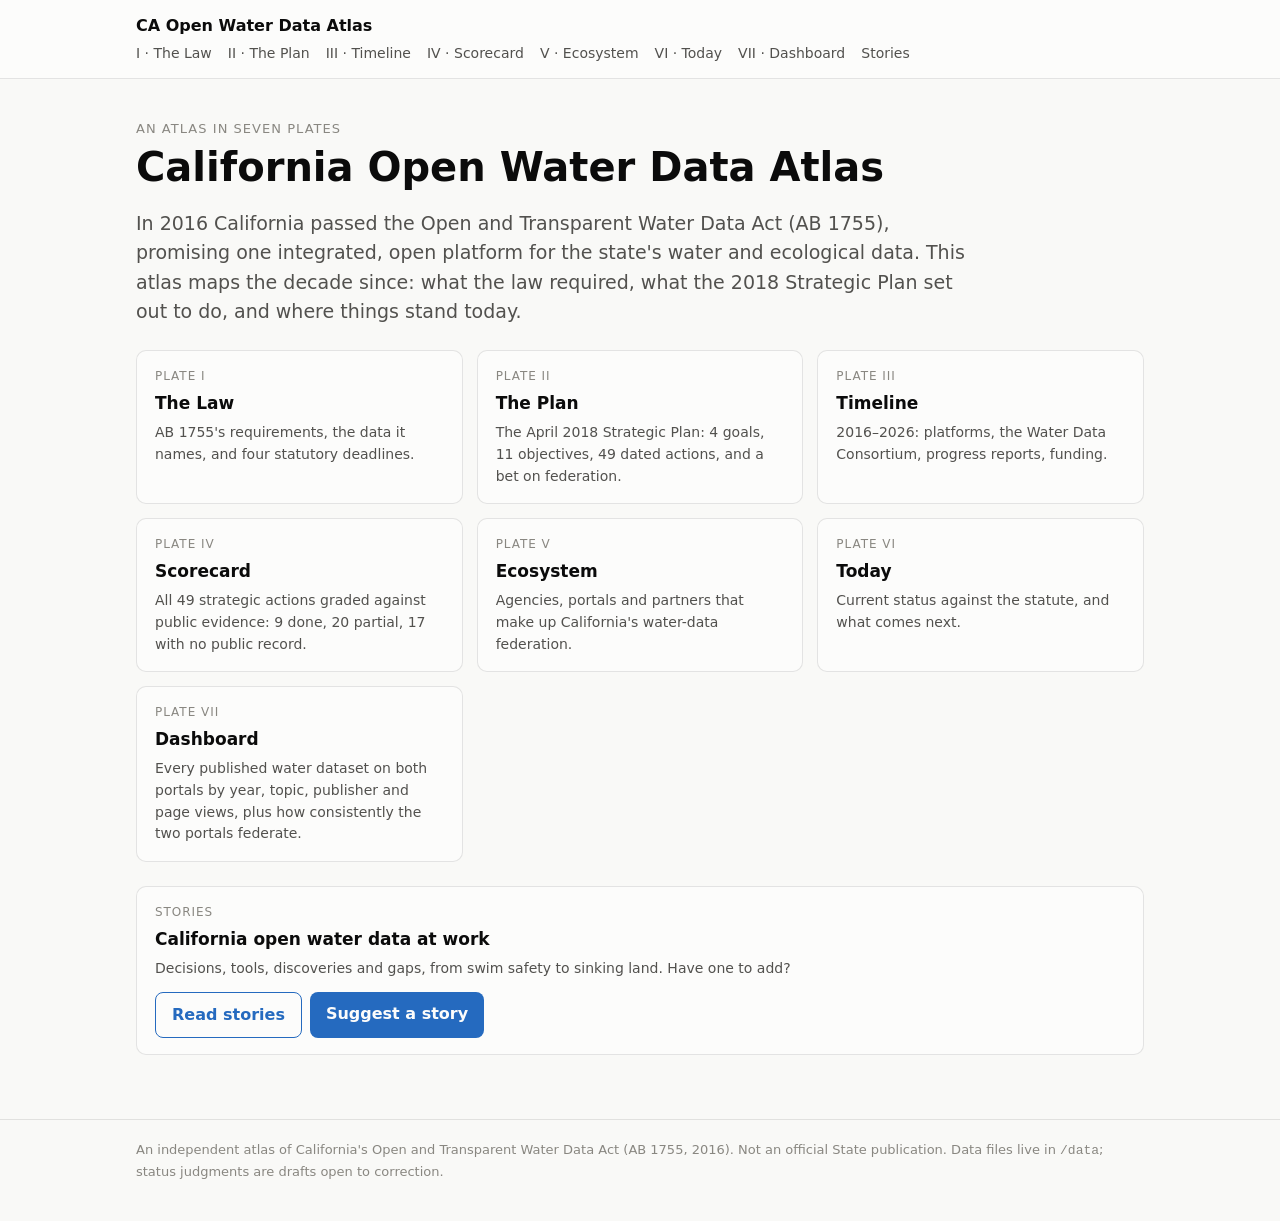
<file: index.html>
<!doctype html>
<html lang="en" data-root="">
<head>
<meta charset="utf-8">
<meta name="viewport" content="width=device-width, initial-scale=1">
<title>CA Open Water Data Atlas</title>
<meta name="description" content="An atlas of California's Open and Transparent Water Data Act (AB 1755): the law, the 2018 Strategic Plan, and what happened next.">
<link rel="stylesheet" href="assets/atlas.css">
<style>
  .plates { display: grid; gap: 14px; grid-template-columns: repeat(auto-fill, minmax(280px, 1fr)); margin-top: 24px; }
  .plates a.card { text-decoration: none; color: var(--ink); display: block; transition: border-color .15s; }
  .plates a.card:hover { border-color: var(--accent); }
  .plates .n { font-size: 12px; letter-spacing: .08em; text-transform: uppercase; color: var(--muted); }
  .plates h3 { margin: 4px 0 6px; }
  .plates p { margin: 0; font-size: 14px; color: var(--ink-2); }
  .plates .soon { opacity: .55; }
</style>
</head>
<body>
<main class="wrap">
  <div class="plate-no">An atlas in seven plates</div>
  <h1>California Open Water Data Atlas</h1>
  <p class="lede">In 2016 California passed the Open and Transparent Water Data Act (AB 1755), promising one integrated, open platform for the state's water and ecological data. This atlas maps the decade since: what the law required, what the 2018 Strategic Plan set out to do, and where things stand today.</p>

  <div class="plates">
    <a class="card" href="plates/statute.html"><div class="n">Plate I</div><h3>The Law</h3><p>AB 1755's requirements, the data it names, and four statutory deadlines.</p></a>
    <a class="card" href="plates/plan.html"><div class="n">Plate II</div><h3>The Plan</h3><p>The April 2018 Strategic Plan: 4 goals, 11 objectives, 49 dated actions, and a bet on federation.</p></a>
    <a class="card" href="plates/timeline.html"><div class="n">Plate III</div><h3>Timeline</h3><p>2016–2026: platforms, the Water Data Consortium, progress reports, funding.</p></a>
    <a class="card" href="plates/scorecard.html"><div class="n">Plate IV</div><h3>Scorecard</h3><p>All 49 strategic actions graded against public evidence: 9 done, 20 partial, 17 with no public record.</p></a>
    <a class="card" href="plates/ecosystem.html"><div class="n">Plate V</div><h3>Ecosystem</h3><p>Agencies, portals and partners that make up California's water-data federation.</p></a>
    <a class="card" href="plates/today.html"><div class="n">Plate VI</div><h3>Today</h3><p>Current status against the statute, and what comes next.</p></a>
    <a class="card" href="plates/dashboard.html"><div class="n">Plate VII</div><h3>Dashboard</h3><p>Every published water dataset on both portals by year, topic, publisher and page views, plus how consistently the two portals federate.</p></a>
  </div>

  <div class="card" style="margin-top:24px;display:flex;flex-wrap:wrap;gap:12px 24px;align-items:center;justify-content:space-between">
    <div><div class="n" style="font-size:12px;letter-spacing:.08em;text-transform:uppercase;color:var(--muted)">Stories</div><h3 style="margin:4px 0 6px">California open water data at work</h3><p style="margin:0;font-size:14px;color:var(--ink-2)">Decisions, tools, discoveries and gaps, from swim safety to sinking land. Have one to add?</p></div>
    <div style="display:flex;gap:8px;flex-wrap:wrap"><a href="plates/stories.html" style="font-weight:600;padding:10px 16px;border:1px solid var(--accent);border-radius:8px;text-decoration:none">Read stories</a><a href="https://github.com/ggearheart/CA_Open_Water_Data_Atlas/issues/new?template=story.yml" style="font-weight:600;padding:10px 16px;border-radius:8px;background:var(--accent);color:var(--surface);text-decoration:none">Suggest a story</a></div>
  </div>
</main>
<script src="assets/atlas.js"></script>
</body>
</html>
</file>
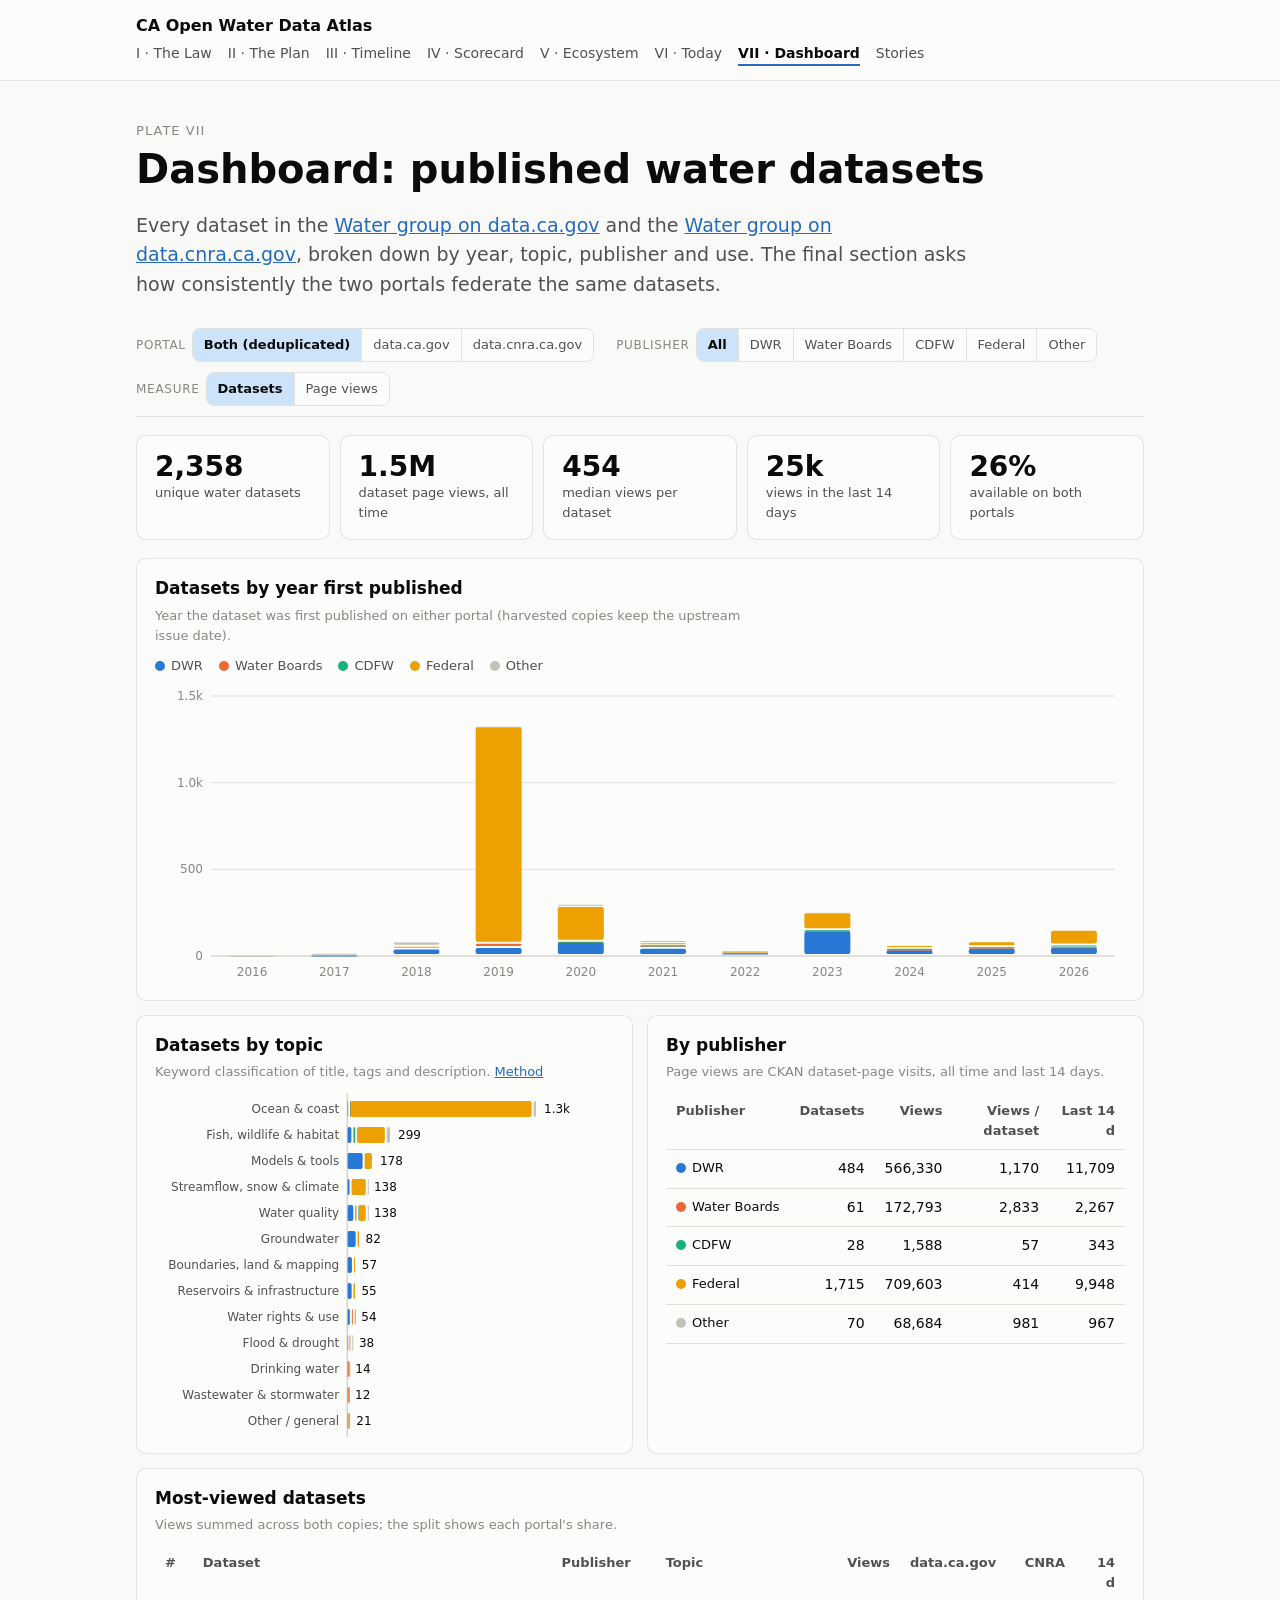
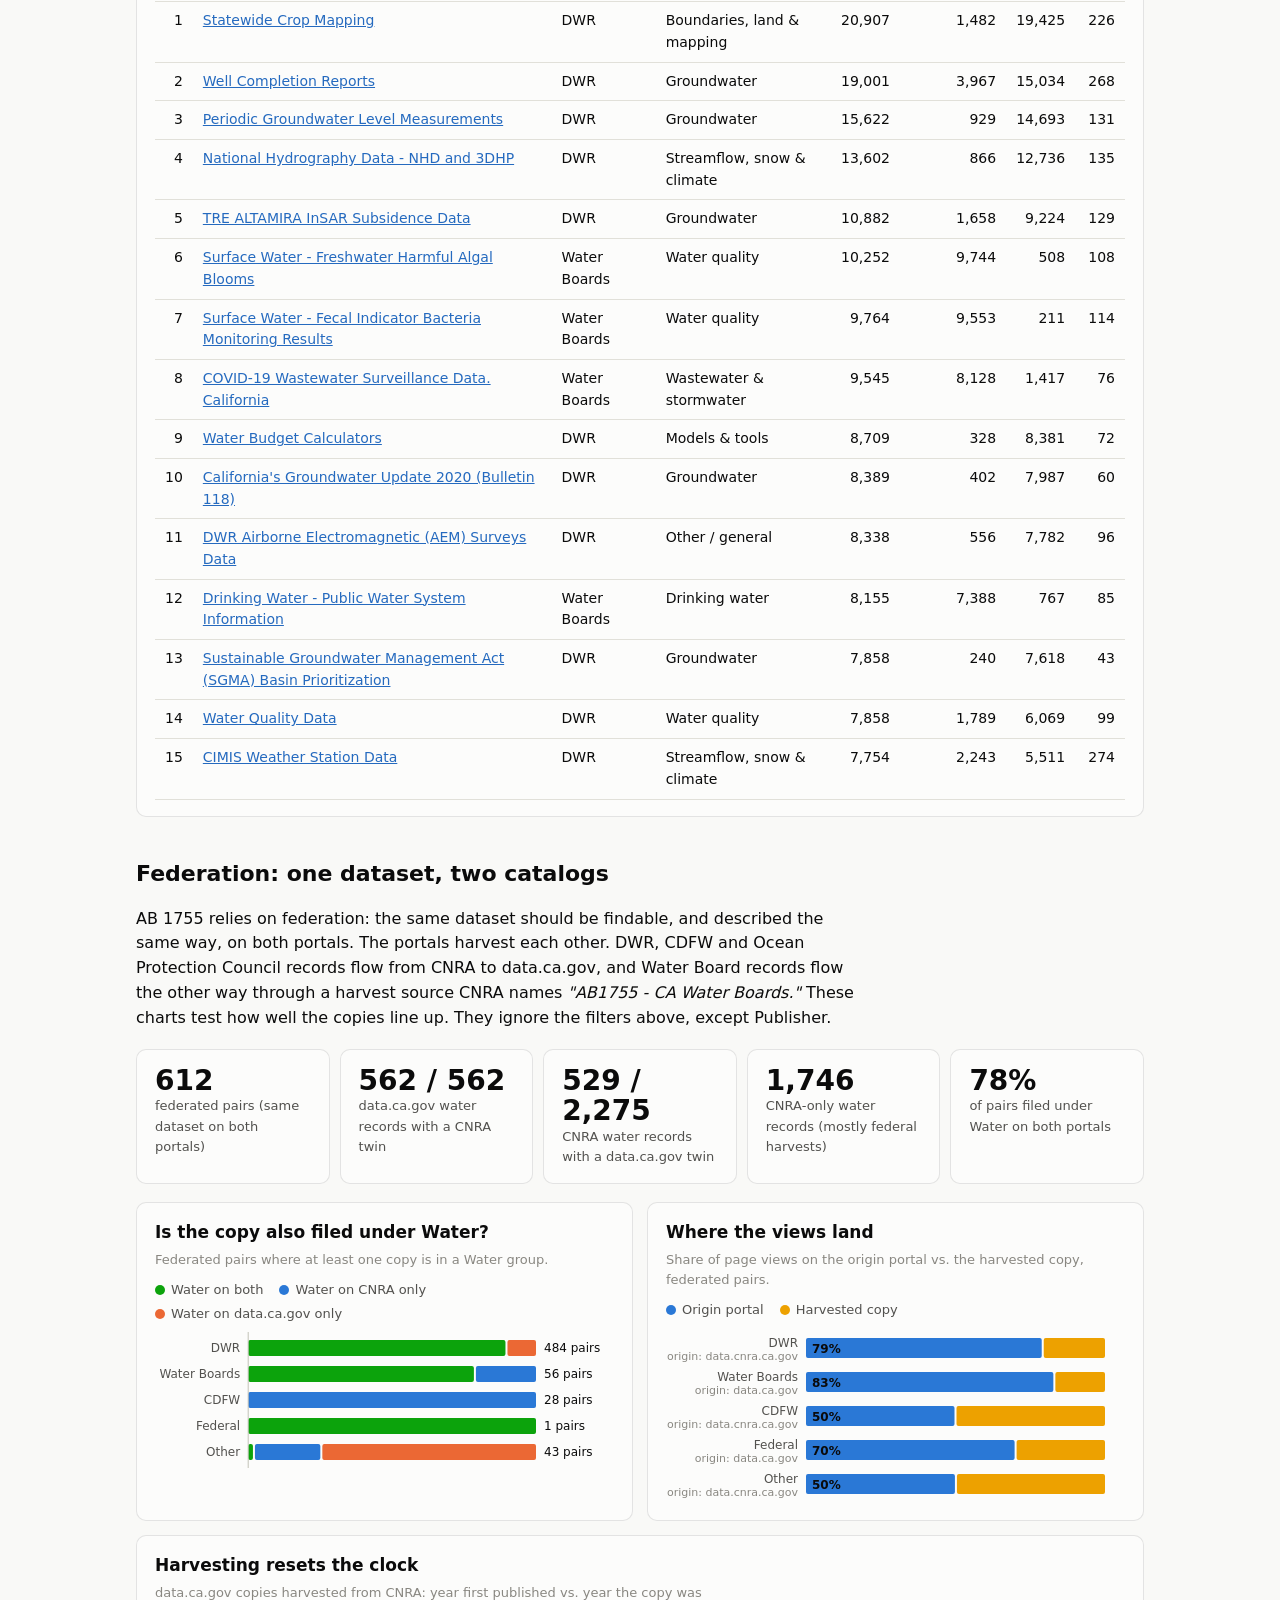
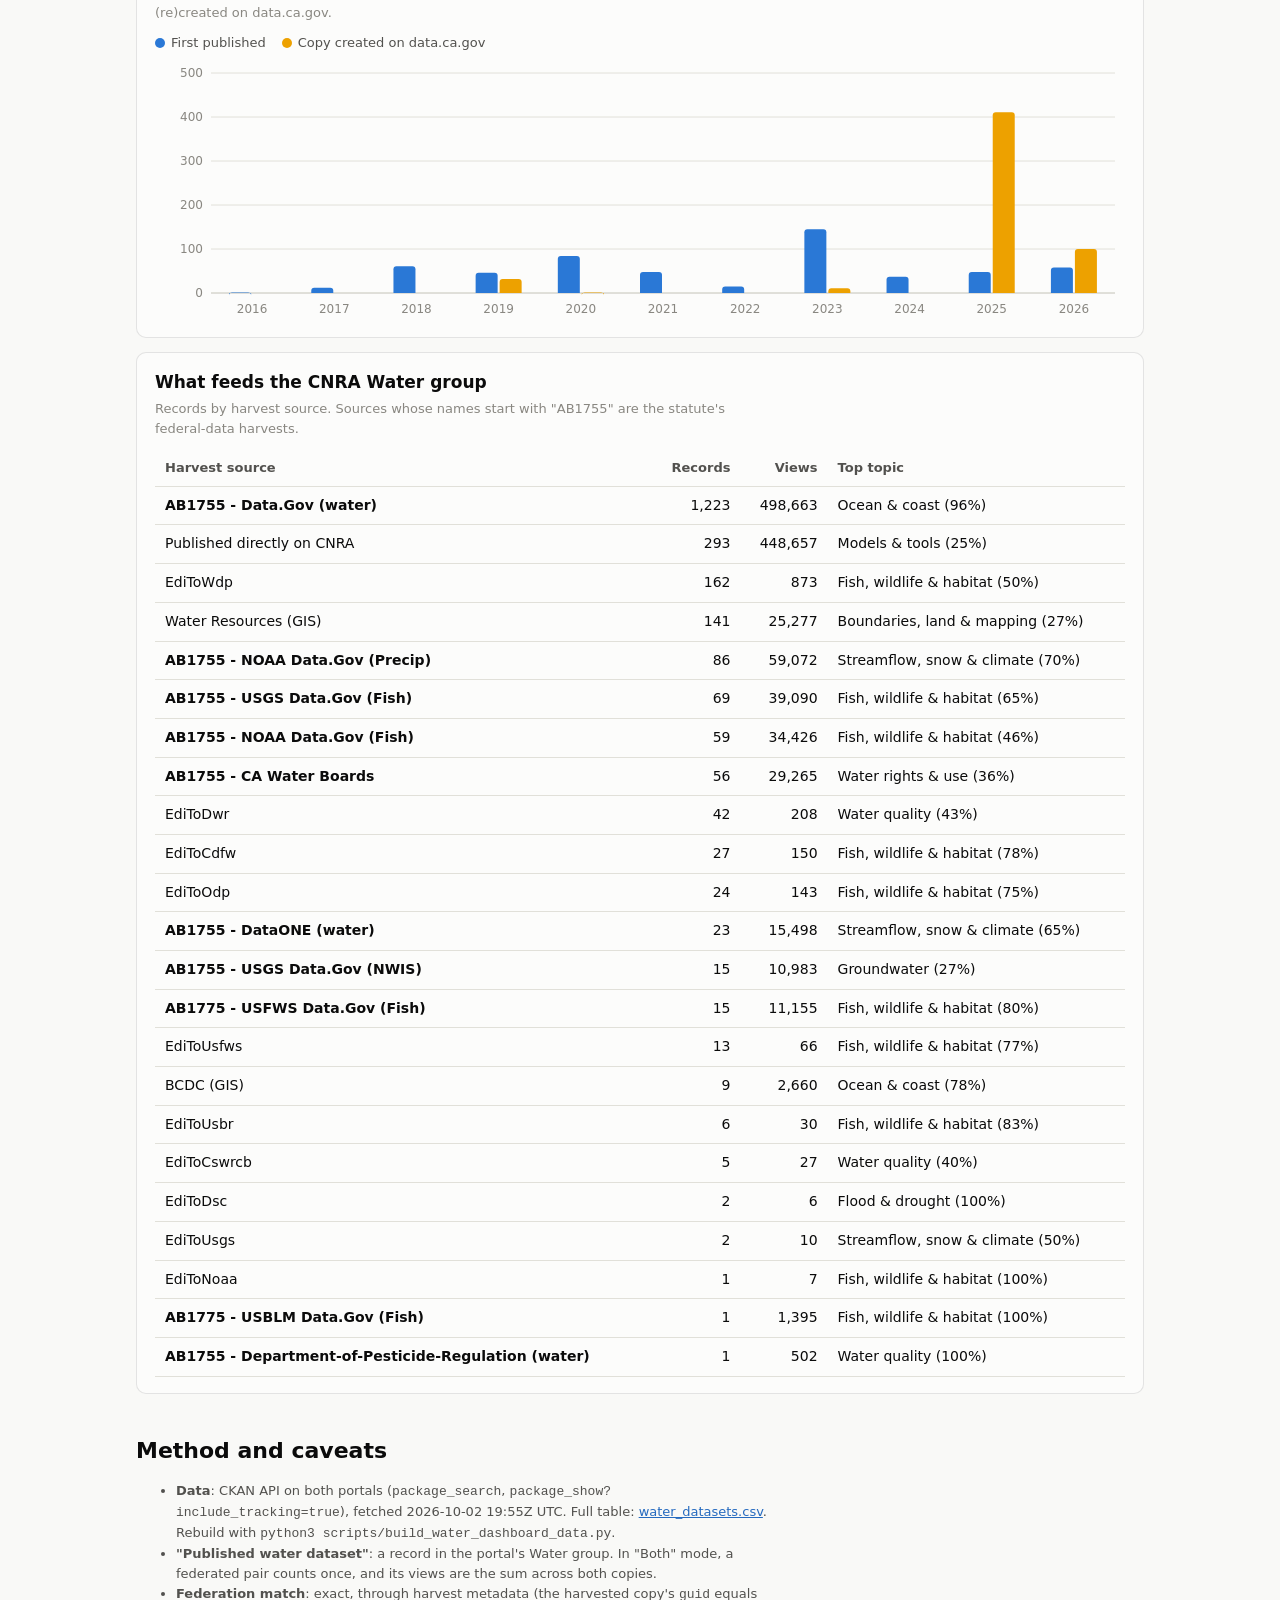
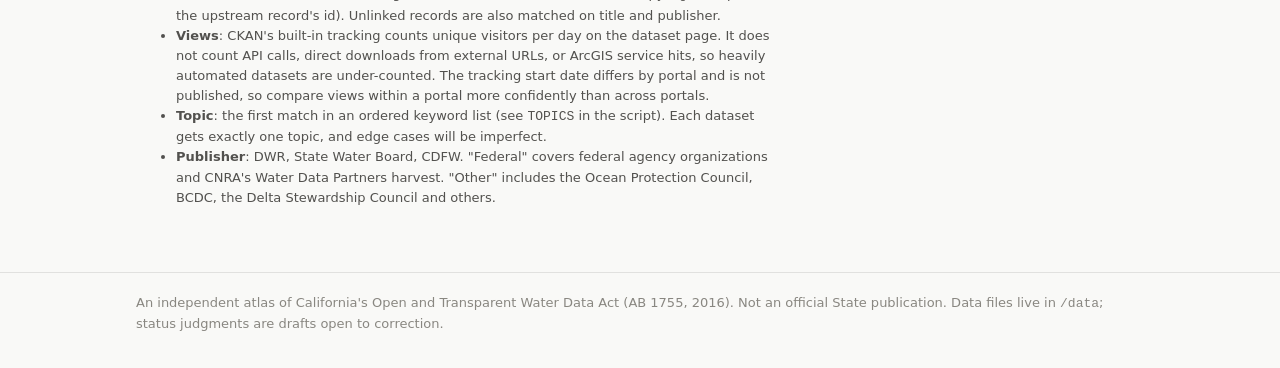
<file: plates/dashboard.html>
<!doctype html>
<html lang="en" data-root="../">
<head>
<meta charset="utf-8">
<meta name="viewport" content="width=device-width, initial-scale=1">
<title>Water Data Dashboard · CA Open Water Data Atlas</title>
<link rel="stylesheet" href="../assets/atlas.css">
<style>
  .bar-filters { position: sticky; top: 0; z-index: 5; background: var(--page); padding: 10px 0; border-bottom: 1px solid var(--border); display: flex; flex-wrap: wrap; gap: 10px 22px; align-items: center; }
  .seg { display: inline-flex; border: 1px solid var(--border); border-radius: 8px; overflow: hidden; }
  .seg button { font: inherit; font-size: 13px; padding: 6px 11px; border: 0; background: var(--surface); color: var(--ink-2); cursor: pointer; }
  .seg button + button { border-left: 1px solid var(--border); }
  .seg button[aria-pressed="true"] { background: var(--accent-wash); color: var(--ink); font-weight: 600; }
  .flabel { font-size: 12px; color: var(--muted); text-transform: uppercase; letter-spacing: .06em; margin-right: 6px; }
  .kpis { display: grid; gap: 10px; grid-template-columns: repeat(auto-fit, minmax(170px, 1fr)); margin: 18px 0; }
  .kpis .v { font-size: 28px; font-weight: 700; line-height: 1.1; }
  .kpis .l { font-size: 13px; color: var(--ink-2); }
  .legend { display: flex; flex-wrap: wrap; gap: 4px 16px; font-size: 13px; color: var(--ink-2); margin-bottom: 8px; }
  .chart svg { width: 100%; height: auto; display: block; }
  .two { display: grid; gap: 14px; grid-template-columns: 1fr 1fr; }
  .two > * { min-width: 0; }
  @media (max-width: 860px) { .two { grid-template-columns: 1fr; } }
  @media (max-width: 640px) { .bar-filters { position: static; } .seg button { padding: 6px 8px; } }
  .card h3 { margin: 0 0 4px; }
  .card .sub { font-size: 13px; color: var(--muted); margin: 0 0 10px; }
  td.num, th.num { text-align: right; font-variant-numeric: tabular-nums; }
  .note { font-size: 13px; color: var(--ink-2); }
</style>
</head>
<body>
<main class="wrap">
  <div class="plate-no">Plate VII</div>
  <h1>Dashboard: published water datasets</h1>
  <p class="lede">Every dataset in the <a href="https://data.ca.gov/group/water">Water group on data.ca.gov</a> and the <a href="https://data.cnra.ca.gov/group/water">Water group on data.cnra.ca.gov</a>, broken down by year, topic, publisher and use. The final section asks how consistently the two portals federate the same datasets.</p>

  <div class="bar-filters" id="filters">
    <div><span class="flabel">Portal</span><span class="seg" data-f="portal">
      <button data-v="both" aria-pressed="true">Both (deduplicated)</button><button data-v="data.ca.gov">data.ca.gov</button><button data-v="data.cnra.ca.gov">data.cnra.ca.gov</button></span></div>
    <div><span class="flabel">Publisher</span><span class="seg" data-f="pub">
      <button data-v="all" aria-pressed="true">All</button><button data-v="DWR">DWR</button><button data-v="Water Boards">Water Boards</button><button data-v="CDFW">CDFW</button><button data-v="Federal">Federal</button><button data-v="Other">Other</button></span></div>
    <div><span class="flabel">Measure</span><span class="seg" data-f="metric">
      <button data-v="n" aria-pressed="true">Datasets</button><button data-v="views">Page views</button></span></div>
  </div>

  <div class="kpis" id="kpis"></div>

  <div class="card chart"><h3 id="yearTitle">By year first published</h3><p class="sub">Year the dataset was first published on either portal (harvested copies keep the upstream issue date).</p><div class="legend" id="leg1"></div><div id="byYear"></div></div>

  <div class="two" style="margin-top:14px">
    <div class="card chart"><h3 id="topicTitle">By topic</h3><p class="sub">Keyword classification of title, tags and description. <a href="#method">Method</a></p><div id="byTopic"></div></div>
    <div class="card"><h3>By publisher</h3><p class="sub">Page views are CKAN dataset-page visits, all time and last 14 days.</p><div class="tbl-scroll"><table id="byPub"></table></div></div>
  </div>

  <div class="card" style="margin-top:14px"><h3>Most-viewed datasets</h3><p class="sub" id="topSub"></p><div class="tbl-scroll"><table id="top"></table></div></div>

  <h2 id="federation">Federation: one dataset, two catalogs</h2>
  <p>AB 1755 relies on federation: the same dataset should be findable, and described the same way, on both portals. The portals harvest each other. DWR, CDFW and Ocean Protection Council records flow from CNRA to data.ca.gov, and Water Board records flow the other way through a harvest source CNRA names <em>"AB1755 - CA Water Boards."</em> These charts test how well the copies line up. They ignore the filters above, except Publisher.</p>
  <div class="kpis" id="fedKpis"></div>
  <div class="two">
    <div class="card chart"><h3>Is the copy also filed under Water?</h3><p class="sub">Federated pairs where at least one copy is in a Water group.</p><div class="legend" id="legGroup"></div><div id="groupMap"></div></div>
    <div class="card chart"><h3>Where the views land</h3><p class="sub">Share of page views on the origin portal vs. the harvested copy, federated pairs.</p><div class="legend" id="legViews"></div><div id="viewSplit"></div></div>
  </div>
  <div class="card chart" style="margin-top:14px"><h3>Harvesting resets the clock</h3><p class="sub">data.ca.gov copies harvested from CNRA: year first published vs. year the copy was (re)created on data.ca.gov.</p><div class="legend" id="legDates"></div><div id="dates"></div></div>
  <div class="card" style="margin-top:14px"><h3>What feeds the CNRA Water group</h3><p class="sub">Records by harvest source. Sources whose names start with "AB1755" are the statute's federal-data harvests.</p><div class="tbl-scroll"><table id="sources"></table></div></div>

  <h2 id="method">Method and caveats</h2>
  <ul class="note">
    <li><b>Data</b>: CKAN API on both portals (<code>package_search</code>, <code>package_show?include_tracking=true</code>), fetched <span id="fetched"></span>. Full table: <a href="../data/water_datasets.csv">water_datasets.csv</a>. Rebuild with <code>python3 scripts/build_water_dashboard_data.py</code>.</li>
    <li><b>"Published water dataset"</b>: a record in the portal's Water group. In "Both" mode, a federated pair counts once, and its views are the sum across both copies.</li>
    <li><b>Federation match</b>: exact, through harvest metadata (the harvested copy's <code>guid</code> equals the upstream record's id). Unlinked records are also matched on title and publisher.</li>
    <li><b>Views</b>: CKAN's built-in tracking counts unique visitors per day on the dataset page. It does not count API calls, direct downloads from external URLs, or ArcGIS service hits, so heavily automated datasets are under-counted. The tracking start date differs by portal and is not published, so compare views within a portal more confidently than across portals.</li>
    <li><b>Topic</b>: the first match in an ordered keyword list (see <code>TOPICS</code> in the script). Each dataset gets exactly one topic, and edge cases will be imperfect.</li>
    <li><b>Publisher</b>: DWR, State Water Board, CDFW. "Federal" covers federal agency organizations and CNRA's Water Data Partners harvest. "Other" includes the Ocean Protection Council, BCDC, the Delta Stewardship Council and others.</li>
  </ul>
</main>
<script src="../assets/atlas.js"></script>
<script>
(async () => {
  const PUBS = ["DWR", "Water Boards", "CDFW", "Federal", "Other"];
  const PC = { DWR: "var(--s1)", "Water Boards": "var(--s2)", CDFW: "var(--s3)", Federal: "var(--s4)", Other: "var(--neutral)" };
  const fmt = n => Math.round(n).toLocaleString();
  const short = n => n >= 1e6 ? (n / 1e6).toFixed(1) + "M" : n >= 1e4 ? Math.round(n / 1e3) + "k" : n >= 1e3 ? (n / 1e3).toFixed(1) + "k" : String(Math.round(n));

  const [rows, meta] = await Promise.all([loadCSV("data/water_datasets.csv"), fetch("../data/water_datasets_meta.json").then(r => r.json())]);
  document.getElementById("fetched").textContent = meta.fetched.replace("T", " ") + " UTC";
  rows.forEach(r => { r.w = r.in_water_group === "1"; r.v = +r.views_total || 0; r.vr = +r.views_recent_14d || 0; r.yr = r.published.slice(0, 4); });
  const byKey = new Map(rows.map(r => [r.portal + "|" + r.id, r]));
  const other = p => p === "data.ca.gov" ? "data.cnra.ca.gov" : "data.ca.gov";
  rows.forEach(r => r.twin = r.twin_id ? byKey.get(other(r.portal) + "|" + r.twin_id) : null);

  // A "unit" is what gets counted: one record (single portal) or one deduplicated dataset (both).
  function units(portal, pub) {
    let u;
    if (portal === "both") {
      const seen = new Set(); u = [];
      for (const r of rows) {
        if (!(r.w || (r.twin && r.twin.w))) continue;
        const k = r.twin ? [r.portal + r.id, r.twin.portal + r.twin.id].sort().join() : r.portal + r.id;
        if (seen.has(k)) continue; seen.add(k);
        // Describe the pair by its origin copy (the one not harvested from the other portal).
        const o = r.twin && /^data\./.test(r.harvested_from) ? r.twin : r;
        u.push({ ...o, v: r.v + (r.twin ? r.twin.v : 0), vr: r.vr + (r.twin ? r.twin.vr : 0), copies: [r, r.twin].filter(Boolean) });
      }
    } else u = rows.filter(r => r.portal === portal && r.w).map(r => ({ ...r, copies: [r] }));
    return pub === "all" ? u : u.filter(r => r.publisher === pub);
  }

  const state = { portal: "both", pub: "all", metric: "n" };
  document.getElementById("filters").addEventListener("click", e => {
    const b = e.target.closest("button"); if (!b) return;
    const seg = b.parentElement; state[seg.dataset.f] = b.dataset.v;
    seg.querySelectorAll("button").forEach(x => x.setAttribute("aria-pressed", x === b));
    render();
  });

  const legend = (id, keys, colors) => document.getElementById(id).innerHTML = keys.map(k => `<span class="badge"><span class="dot" style="background:${colors[k]}"></span>${esc(k)}</span>`).join("");
  const val = (list, m) => m === "n" ? list.length : list.reduce((a, r) => a + r.v, 0);
  const hover = (host, fn) => host.querySelectorAll("[data-tip]").forEach(g => {
    g.addEventListener("mousemove", e => tip.show(fn(g.dataset.tip), e)); g.addEventListener("mouseleave", tip.hide);
  });

  // Vertical stacked bars: cats on x, series stacked.
  const yl = (c, W) => W < 600 ? "’" + c.slice(2) : c;
  function vstack(host, cats, series, colors, get, unit) {
    const W = Math.max(320, host.clientWidth), H = W < 600 ? 240 : 300, L = 56, R = 10, T = 12, B = 28;
    const tot = cats.map(c => series.reduce((a, s) => a + get(c, s), 0));
    const max = Math.max(1, ...tot), step = niceStep(max);
    const top = Math.ceil(max / step) * step;
    const bw = (W - L - R) / cats.length, w = Math.min(46, bw * 0.7);
    const y = v => T + (1 - v / top) * (H - T - B);
    let s = `<svg viewBox="0 0 ${W} ${H}" role="img">`;
    for (let v = 0; v <= top; v += step) s += `<line x1="${L}" x2="${W - R}" y1="${y(v)}" y2="${y(v)}" stroke="${v ? "var(--grid)" : "var(--axis)"}"/><text x="${L - 8}" y="${y(v) + 4}" text-anchor="end" font-size="12" fill="var(--muted)">${short(v)}</text>`;
    cats.forEach((c, i) => {
      const cx = L + bw * i + bw / 2; let acc = 0;
      series.forEach(sr => {
        const v = get(c, sr); if (!v) return;
        const y0 = y(acc), y1 = y(acc + v); acc += v;
        const h = Math.max(y0 - y1 - 2, 1); // 2px surface gap between segments
        s += `<rect x="${cx - w / 2}" y="${y1}" width="${w}" height="${h}" rx="2" fill="${colors[sr]}" data-tip="${i}|${sr}"/>`;
      });
      s += `<rect x="${cx - bw / 2}" y="${T}" width="${bw}" height="${H - T - B}" fill="transparent" data-tip="${i}|"/>`;
      s += `<text x="${cx}" y="${H - 8}" text-anchor="middle" font-size="12" fill="var(--muted)">${yl(c, W)}</text>`;
    });
    host.innerHTML = s + "</svg>";
    hover(host, k => {
      const [i, sr] = k.split("|"); const c = cats[i];
      const lines = series.filter(x => get(c, x)).map(x => `<span class="badge"><span class="dot" style="background:${colors[x]}"></span>${esc(x)}: <b>${fmt(get(c, x))}</b></span>`).join("<br>");
      return `<b>${c}</b> · ${fmt(tot[i])} ${unit}<br>${lines}`;
    });
  }
  // Horizontal stacked bars: cats as rows.
  function hstack(host, cats, series, colors, get, unit, pct = false) {
    const W = Math.max(320, host.clientWidth), rowH = 26, L = Math.min(W * 0.55, Math.max(...cats.map(c => c.length)) * 6.6 + 14), R = 76, H = cats.length * rowH + 6;
    const tot = cats.map(c => series.reduce((a, s) => a + get(c, s), 0));
    const max = Math.max(1, ...tot);
    let s = `<svg viewBox="0 0 ${W} ${H}" role="img">`;
    cats.forEach((c, i) => {
      // pct: every row spans the full width, so rows compare as shares.
      const x = v => v / (pct ? tot[i] || 1 : max) * (W - L - R);
      const y = i * rowH + 4; let acc = 0;
      s += `<text x="${L - 8}" y="${y + rowH / 2 + 3}" text-anchor="end" font-size="12" fill="var(--ink-2)">${esc(c)}</text>`;
      series.forEach(sr => {
        const v = get(c, sr); if (!v) return;
        const ww = Math.max(x(v) - 2, 1);
        s += `<rect x="${L + x(acc)}" y="${y + 4}" width="${ww}" height="${rowH - 10}" rx="2" fill="${colors[sr]}"/>`; acc += v;
      });
      s += `<text x="${L + x(acc) + 6}" y="${y + rowH / 2 + 3}" font-size="12" fill="var(--ink)">${short(tot[i])}${pct ? " " + unit : ""}</text>`;
      s += `<rect x="0" y="${y}" width="${W}" height="${rowH}" fill="transparent" data-tip="${i}"/>`;
    });
    host.innerHTML = s + `<line x1="${L}" x2="${L}" y1="0" y2="${H}" stroke="var(--axis)"/></svg>`;
    hover(host, i => {
      const c = cats[i];
      return `<b>${esc(c)}</b> · ${fmt(tot[i])} ${unit}<br>` + series.filter(x => get(c, x)).map(x => `<span class="badge"><span class="dot" style="background:${colors[x]}"></span>${esc(x)}: <b>${fmt(get(c, x))}</b>${pct ? ` (${Math.round(get(c, x) / tot[i] * 100)}%)` : ""}</span>`).join("<br>");
    });
  }
  function niceStep(max) { const r = max / 5, p = 10 ** Math.floor(Math.log10(r)); return [1, 2, 2.5, 5, 10].map(m => m * p).find(s => s >= r); }
  const group = (list, kf) => { const m = new Map(); list.forEach(r => { const k = kf(r); m.has(k) || m.set(k, []); m.get(k).push(r); }); return m; };

  function render() {
    const { portal, pub, metric } = state;
    const U = units(portal, pub);
    const unit = metric === "n" ? "datasets" : "page views";
    const pubs = PUBS.filter(p => pub === "all" || p === pub);
    legend("leg1", pubs, PC);

    const totalV = U.reduce((a, r) => a + r.v, 0), recentV = U.reduce((a, r) => a + r.vr, 0);
    const med = U.length ? U.map(r => r.v).sort((a, b) => a - b)[Math.floor(U.length / 2)] : 0;
    const fed = U.filter(r => r.copies.length > 1 || r.twin).length;
    document.getElementById("kpis").innerHTML = [
      [fmt(U.length), portal === "both" ? "unique water datasets" : "water datasets on " + portal],
      [short(totalV), "dataset page views, all time"],
      [fmt(med), "median views per dataset"],
      [short(recentV), "views in the last 14 days"],
      [U.length ? Math.round(fed / U.length * 100) + "%" : "–", "available on both portals"],
    ].map(([v, l]) => `<div class="card"><div class="v">${v}</div><div class="l">${l}</div></div>`).join("");

    document.getElementById("yearTitle").textContent = `${metric === "n" ? "Datasets" : "Page views"} by year first published`;
    const years = []; for (let y = 2016; y <= 2026; y++) years.push(String(y));
    const gy = group(U, r => r.yr + "|" + r.publisher);
    vstack(document.getElementById("byYear"), years, pubs, PC, (c, s) => val(gy.get(c + "|" + s) || [], metric), unit);

    document.getElementById("topicTitle").textContent = `${metric === "n" ? "Datasets" : "Page views"} by topic`;
    const gt = group(U, r => r.topic + "|" + r.publisher);
    const topics = [...new Set(U.map(r => r.topic))].map(t => [t, pubs.reduce((a, p) => a + val(gt.get(t + "|" + p) || [], metric), 0)])
      .sort((a, b) => (a[0] === "Other / general") - (b[0] === "Other / general") || b[1] - a[1]).map(t => t[0]);
    hstack(document.getElementById("byTopic"), topics, pubs, PC, (c, s) => val(gt.get(c + "|" + s) || [], metric), unit);

    const gp = group(U, r => r.publisher);
    document.getElementById("byPub").innerHTML = `<thead><tr><th>Publisher</th><th class="num">Datasets</th><th class="num">Views</th><th class="num">Views / dataset</th><th class="num">Last 14 d</th></tr></thead><tbody>` +
      pubs.filter(p => gp.has(p)).map(p => { const L = gp.get(p), v = L.reduce((a, r) => a + r.v, 0);
        return `<tr><td><span class="badge"><span class="dot" style="background:${PC[p]}"></span>${p}</span></td><td class="num">${fmt(L.length)}</td><td class="num">${fmt(v)}</td><td class="num">${fmt(v / L.length)}</td><td class="num">${fmt(L.reduce((a, r) => a + r.vr, 0))}</td></tr>`; }).join("") + "</tbody>";

    const top = [...U].sort((a, b) => b.v - a.v).slice(0, 15);
    document.getElementById("topSub").textContent = portal === "both" ? "Views summed across both copies; the split shows each portal's share." : `Views on ${portal} only.`;
    const cv = (r, p) => (r.copies.find(c => c.portal === p) || {}).v;
    document.getElementById("top").innerHTML = `<thead><tr><th>#</th><th>Dataset</th><th>Publisher</th><th>Topic</th><th class="num">Views</th>${portal === "both" ? '<th class="num">data.ca.gov</th><th class="num">CNRA</th>' : ""}<th class="num">14 d</th></tr></thead><tbody>` +
      top.map((r, i) => `<tr><td class="num">${i + 1}</td><td><a href="${r.url}">${esc(r.title)}</a></td><td>${r.publisher}</td><td>${esc(r.topic)}</td><td class="num">${fmt(r.v)}</td>${portal === "both" ? `<td class="num">${cv(r, "data.ca.gov") != null ? fmt(cv(r, "data.ca.gov")) : "–"}</td><td class="num">${cv(r, "data.cnra.ca.gov") != null ? fmt(cv(r, "data.cnra.ca.gov")) : "–"}</td>` : ""}<td class="num">${fmt(r.vr)}</td></tr>`).join("") + "</tbody>";

    renderFederation(pub);
  }

  function renderFederation(pub) {
    const keep = r => pub === "all" || r.publisher === pub;
    // Federated pairs, described from the origin side.
    const pairs = [];
    const seen = new Set();
    rows.filter(r => r.twin && keep(r) && (r.w || r.twin.w)).forEach(r => {
      const k = [r.portal + r.id, r.twin.portal + r.twin.id].sort().join(); if (seen.has(k)) return; seen.add(k);
      const copy = /^data\./.test(r.harvested_from) ? r : /^data\./.test(r.twin.harvested_from) ? r.twin : r.portal === "data.ca.gov" ? r : r.twin;
      const origin = copy === r ? r.twin : r;
      pairs.push({ origin, copy, publisher: r.publisher });
    });
    const dcaW = rows.filter(r => r.portal === "data.ca.gov" && r.w && keep(r));
    const cnraW = rows.filter(r => r.portal === "data.cnra.ca.gov" && r.w && keep(r));
    const cnraOnly = cnraW.filter(r => !r.twin).length;
    const both = pairs.filter(p => p.origin.w && p.copy.w).length;
    document.getElementById("fedKpis").innerHTML = [
      [fmt(pairs.length), "federated pairs (same dataset on both portals)"],
      [`${fmt(dcaW.filter(r => r.twin).length)} / ${fmt(dcaW.length)}`, "data.ca.gov water records with a CNRA twin"],
      [`${fmt(cnraW.filter(r => r.twin).length)} / ${fmt(cnraW.length)}`, "CNRA water records with a data.ca.gov twin"],
      [fmt(cnraOnly), "CNRA-only water records (mostly federal harvests)"],
      [pairs.length ? Math.round(both / pairs.length * 100) + "%" : "–", "of pairs filed under Water on both portals"],
    ].map(([v, l]) => `<div class="card"><div class="v">${v}</div><div class="l">${l}</div></div>`).join("");

    // Group-mapping consistency, by publisher.
    const GM = { "Water on both": "var(--good)", "Water on CNRA only": "var(--s1)", "Water on data.ca.gov only": "var(--s2)" };
    legend("legGroup", Object.keys(GM), GM);
    const gstate = p => p.origin.w && p.copy.w ? "Water on both" : (p.origin.portal === "data.cnra.ca.gov" ? p.origin.w : p.copy.w) ? "Water on CNRA only" : "Water on data.ca.gov only";
    const gp = group(pairs, p => p.publisher + "|" + gstate(p));
    const pubsG = PUBS.filter(p => pairs.some(x => x.publisher === p));
    hstack(document.getElementById("groupMap"), pubsG, Object.keys(GM), GM, (c, s) => (gp.get(c + "|" + s) || []).length, "pairs", true);

    // View split origin vs copy, by publisher (as % of pair views).
    const VS = { "Origin portal": "var(--s1)", "Harvested copy": "var(--s4)" };
    legend("legViews", Object.keys(VS), VS);
    const vs = {}; pubsG.forEach(p => vs[p] = { o: 0, c: 0, op: new Set() });
    pairs.forEach(p => { vs[p.publisher].o += p.origin.v; vs[p.publisher].c += p.copy.v; vs[p.publisher].op.add(p.origin.portal); });
    const host = document.getElementById("viewSplit");
    const W = Math.max(320, host.clientWidth), rowH = 34, L = 140, R = 20, H = pubsG.length * rowH + 6;
    let s = `<svg viewBox="0 0 ${W} ${H}" role="img">`;
    pubsG.forEach((p, i) => {
      const t = vs[p].o + vs[p].c || 1, wo = vs[p].o / t * (W - L - R), y = i * rowH + 4;
      s += `<text x="${L - 8}" y="${y + rowH / 2 - 2}" text-anchor="end" font-size="12" fill="var(--ink-2)">${p}</text><text x="${L - 8}" y="${y + rowH / 2 + 11}" text-anchor="end" font-size="11" fill="var(--muted)">origin: ${[...vs[p].op].join(", ")}</text>`;
      s += `<rect x="${L}" y="${y + 6}" width="${Math.max(wo - 1, 0)}" height="${rowH - 14}" rx="2" fill="var(--s1)"/><rect x="${L + wo + 1}" y="${y + 6}" width="${Math.max(W - L - R - wo - 1, 0)}" height="${rowH - 14}" rx="2" fill="var(--s4)"/>`;
      s += `<text x="${L + 6}" y="${y + rowH / 2 + 4}" font-size="12" font-weight="600" fill="#0b0b0b">${Math.round(vs[p].o / t * 100)}%</text>`;
      s += `<rect x="0" y="${y}" width="${W}" height="${rowH}" fill="transparent" data-tip="${p}"/>`;
    });
    host.innerHTML = s + "</svg>";
    hover(host, p => `<b>${p}</b><br>Origin (${[...vs[p].op].join(", ")}): ${fmt(vs[p].o)} views<br>Harvested copy: ${fmt(vs[p].c)} views`);

    // Date reset on harvested data.ca.gov copies.
    const H2 = { "First published": "var(--s1)", "Copy created on data.ca.gov": "var(--s4)" };
    legend("legDates", Object.keys(H2), H2);
    const hv = rows.filter(r => r.portal === "data.ca.gov" && r.harvested_from === "data.cnra.ca.gov" && keep(r));
    const years = []; for (let y = 2016; y <= 2026; y++) years.push(String(y));
    const cnt = (k, y) => hv.filter(r => (k === "First published" ? r.published : r.added_to_portal).startsWith(y)).length;
    grouped(document.getElementById("dates"), years, Object.keys(H2), H2, cnt, "records");

    // Harvest sources feeding the CNRA Water group.
    const src = group(cnraW, r => r.harvest_source || (r.harvested_from ? r.harvested_from : "Published directly on CNRA"));
    document.getElementById("sources").innerHTML = `<thead><tr><th>Harvest source</th><th class="num">Records</th><th class="num">Views</th><th>Top topic</th></tr></thead><tbody>` +
      [...src.entries()].sort((a, b) => b[1].length - a[1].length).map(([k, L]) => {
        const tt = [...group(L, r => r.topic).entries()].sort((a, b) => b[1].length - a[1].length)[0];
        return `<tr><td>${/^AB17[57]5/.test(k) ? "<b>" + esc(k) + "</b>" : esc(k)}</td><td class="num">${fmt(L.length)}</td><td class="num">${fmt(L.reduce((a, r) => a + r.v, 0))}</td><td>${esc(tt[0])} (${Math.round(tt[1].length / L.length * 100)}%)</td></tr>`;
      }).join("") + "</tbody>";
  }

  // Grouped (side-by-side) vertical bars.
  function grouped(host, cats, series, colors, get, unit) {
    const W = Math.max(320, host.clientWidth), H = W < 600 ? 220 : 260, L = 56, R = 10, T = 12, B = 28;
    const max = Math.max(1, ...cats.flatMap(c => series.map(s => get(s, c)))), step = niceStep(max), top = Math.ceil(max / step) * step;
    const bw = (W - L - R) / cats.length, w = Math.min(22, bw * 0.36);
    const y = v => T + (1 - v / top) * (H - T - B);
    let s = `<svg viewBox="0 0 ${W} ${H}" role="img">`;
    for (let v = 0; v <= top; v += step) s += `<line x1="${L}" x2="${W - R}" y1="${y(v)}" y2="${y(v)}" stroke="${v ? "var(--grid)" : "var(--axis)"}"/><text x="${L - 8}" y="${y(v) + 4}" text-anchor="end" font-size="12" fill="var(--muted)">${short(v)}</text>`;
    cats.forEach((c, i) => {
      const cx = L + bw * i + bw / 2;
      series.forEach((sr, j) => {
        const v = get(sr, c); const x0 = cx + (j - series.length / 2) * (w + 2) + 1;
        if (v) s += `<path d="M${x0},${y(0)} V${y(v) + 3} a3,3 0 0 1 3,-3 h${w - 6} a3,3 0 0 1 3,3 V${y(0)} z" fill="${colors[sr]}"/>`;
      });
      s += `<rect x="${cx - bw / 2}" y="${T}" width="${bw}" height="${H - T - B}" fill="transparent" data-tip="${i}"/><text x="${cx}" y="${H - 8}" text-anchor="middle" font-size="12" fill="var(--muted)">${yl(c, W)}</text>`;
    });
    host.innerHTML = s + "</svg>";
    hover(host, i => `<b>${cats[i]}</b><br>` + series.map(sr => `<span class="badge"><span class="dot" style="background:${colors[sr]}"></span>${esc(sr)}: <b>${fmt(get(sr, cats[i]))}</b></span>`).join("<br>"));
  }

  render();
  let rt; addEventListener("resize", () => { clearTimeout(rt); rt = setTimeout(render, 150); });
})();
</script>
</body>
</html>
</file>
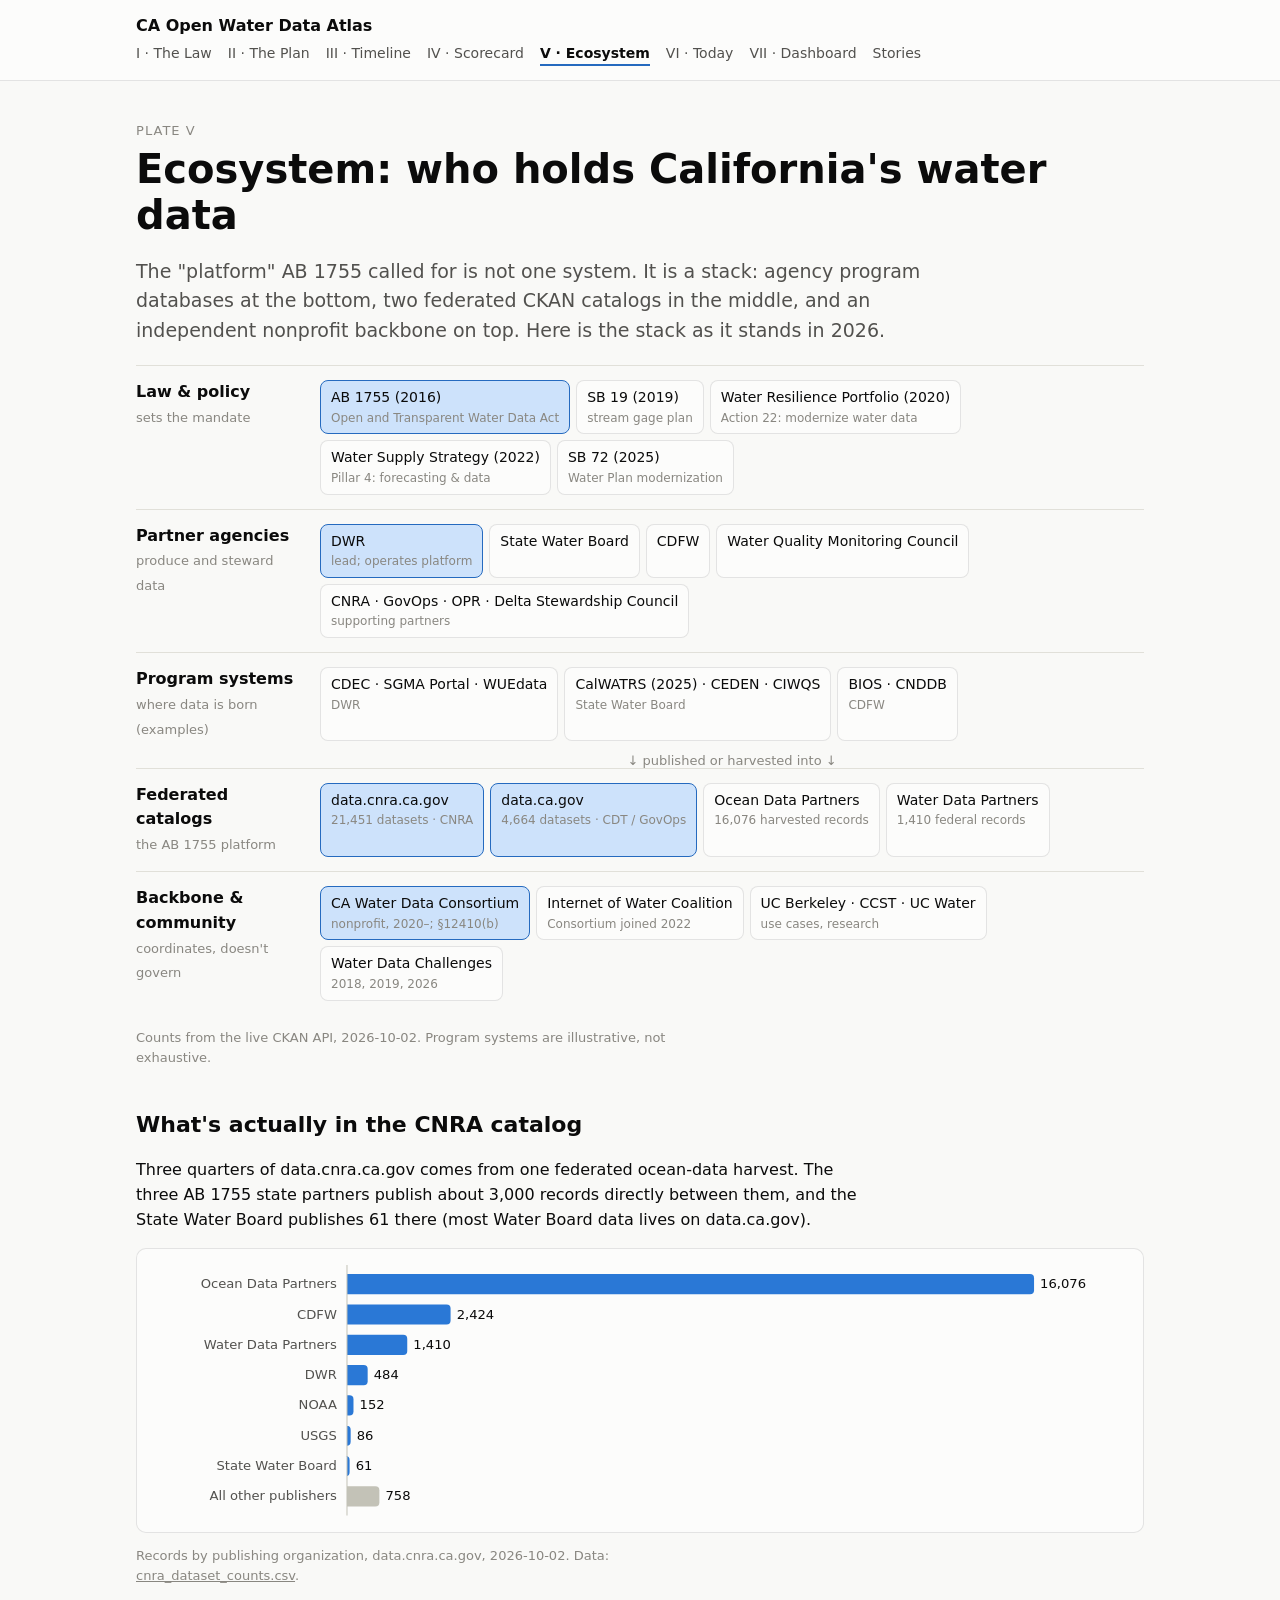
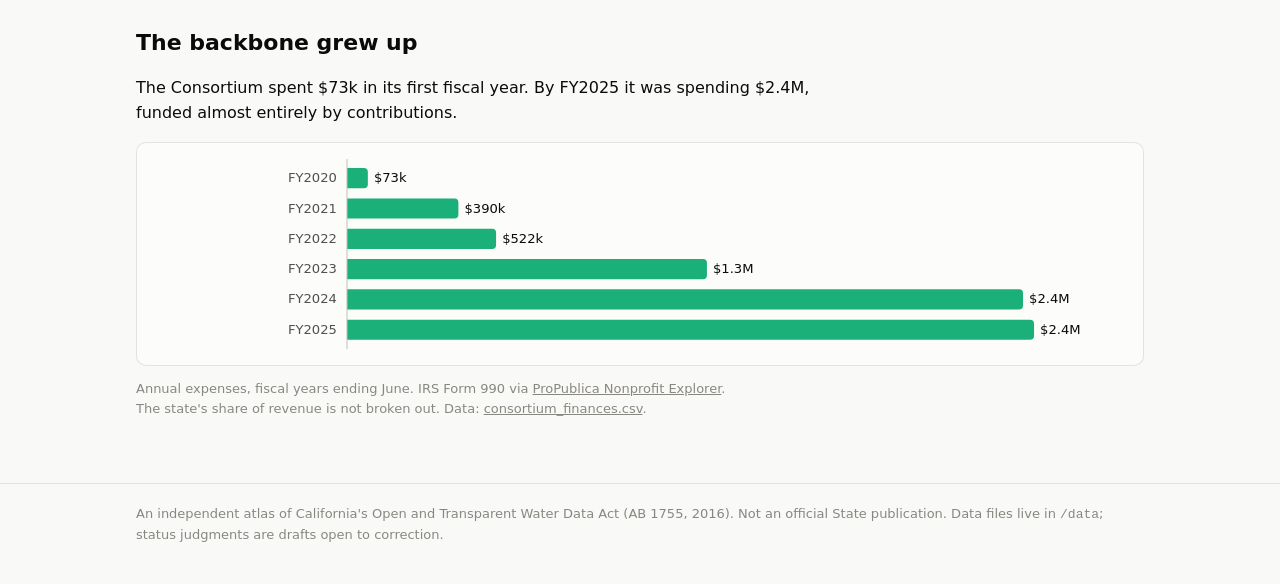
<file: plates/ecosystem.html>
<!doctype html>
<html lang="en" data-root="../">
<head>
<meta charset="utf-8">
<meta name="viewport" content="width=device-width, initial-scale=1">
<title>Ecosystem · CA Open Water Data Atlas</title>
<link rel="stylesheet" href="../assets/atlas.css">
<style>
  .tiers { display: grid; gap: 0; margin-top: 20px; }
  .tier { display: grid; grid-template-columns: 170px 1fr; gap: 14px; padding: 14px 0; border-top: 1px solid var(--grid); }
  .tier > div:first-child b { display: block; }
  .tier > div:first-child span { font-size: 13px; color: var(--muted); }
  .chips { display: flex; flex-wrap: wrap; gap: 6px; }
  .chip { background: var(--surface); border: 1px solid var(--border); border-radius: 8px; padding: 6px 10px; font-size: 14px; }
  .chip small { display: block; color: var(--muted); font-size: 12px; }
  .chip.key { border-color: var(--accent); background: var(--accent-wash); }
  .flow { text-align: center; color: var(--muted); font-size: 13px; margin: -4px 0 -4px 184px; }
  .bars svg { width: 100%; height: auto; display: block; }
  @media (max-width: 640px) { .tier { grid-template-columns: 1fr; } .flow { margin-left: 0; } }
</style>
</head>
<body>
<main class="wrap">
  <div class="plate-no">Plate V</div>
  <h1>Ecosystem: who holds California's water data</h1>
  <p class="lede">The "platform" AB 1755 called for is not one system. It is a stack: agency program databases at the bottom, two federated CKAN catalogs in the middle, and an independent nonprofit backbone on top. Here is the stack as it stands in 2026.</p>

  <div class="tiers">
    <div class="tier"><div><b>Law &amp; policy</b><span>sets the mandate</span></div><div class="chips">
      <div class="chip key">AB 1755 (2016)<small>Open and Transparent Water Data Act</small></div>
      <div class="chip">SB 19 (2019)<small>stream gage plan</small></div>
      <div class="chip">Water Resilience Portfolio (2020)<small>Action 22: modernize water data</small></div>
      <div class="chip">Water Supply Strategy (2022)<small>Pillar 4: forecasting &amp; data</small></div>
      <div class="chip">SB 72 (2025)<small>Water Plan modernization</small></div>
    </div></div>
    <div class="tier"><div><b>Partner agencies</b><span>produce and steward data</span></div><div class="chips">
      <div class="chip key">DWR<small>lead; operates platform</small></div>
      <div class="chip">State Water Board</div>
      <div class="chip">CDFW</div>
      <div class="chip">Water Quality Monitoring Council</div>
      <div class="chip">CNRA · GovOps · OPR · Delta Stewardship Council<small>supporting partners</small></div>
    </div></div>
    <div class="tier"><div><b>Program systems</b><span>where data is born (examples)</span></div><div class="chips">
      <div class="chip">CDEC · SGMA Portal · WUEdata<small>DWR</small></div>
      <div class="chip">CalWATRS (2025) · CEDEN · CIWQS<small>State Water Board</small></div>
      <div class="chip">BIOS · CNDDB<small>CDFW</small></div>
    </div></div>
    <div class="flow">↓ published or harvested into ↓</div>
    <div class="tier"><div><b>Federated catalogs</b><span>the AB 1755 platform</span></div><div class="chips">
      <div class="chip key">data.cnra.ca.gov<small>21,451 datasets · CNRA</small></div>
      <div class="chip key">data.ca.gov<small>4,664 datasets · CDT / GovOps</small></div>
      <div class="chip">Ocean Data Partners<small>16,076 harvested records</small></div>
      <div class="chip">Water Data Partners<small>1,410 federal records</small></div>
    </div></div>
    <div class="tier"><div><b>Backbone &amp; community</b><span>coordinates, doesn't govern</span></div><div class="chips">
      <div class="chip key">CA Water Data Consortium<small>nonprofit, 2020–; §12410(b)</small></div>
      <div class="chip">Internet of Water Coalition<small>Consortium joined 2022</small></div>
      <div class="chip">UC Berkeley · CCST · UC Water<small>use cases, research</small></div>
      <div class="chip">Water Data Challenges<small>2018, 2019, 2026</small></div>
    </div></div>
  </div>
  <p class="src">Counts from the live CKAN API, 2026-10-02. Program systems are illustrative, not exhaustive.</p>

  <h2>What's actually in the CNRA catalog</h2>
  <p>Three quarters of data.cnra.ca.gov comes from one federated ocean-data harvest. The three AB 1755 state partners publish about 3,000 records directly between them, and the State Water Board publishes 61 there (most Water Board data lives on data.ca.gov).</p>
  <div class="card bars" id="pubs"></div>
  <p class="src">Records by publishing organization, data.cnra.ca.gov, 2026-10-02. Data: <a href="../data/cnra_dataset_counts.csv">cnra_dataset_counts.csv</a>.</p>

  <h2>The backbone grew up</h2>
  <p>The Consortium spent $73k in its first fiscal year. By FY2025 it was spending $2.4M, funded almost entirely by contributions.</p>
  <div class="card bars" id="fin"></div>
  <p class="src">Annual expenses, fiscal years ending June. IRS Form 990 via <a href="https://projects.propublica.org/nonprofits/organizations/842664083">ProPublica Nonprofit Explorer</a>. The state's share of revenue is not broken out. Data: <a href="../data/consortium_finances.csv">consortium_finances.csv</a>.</p>
</main>
<script src="../assets/atlas.js"></script>
<script>
// Horizontal single-series bar chart; rows = [{label, value, note}]
function hbar(host, rows, fmt) {
  const W = 960, rowH = 30, left = 190, right = 90, H = rows.length * rowH + 8;
  const max = Math.max(...rows.map(r => r.value));
  const x = v => (v / max) * (W - left - right);
  let s = `<svg viewBox="0 0 ${W} ${H}" role="img">`;
  rows.forEach((r, i) => {
    const y = i * rowH + 4, w = Math.max(x(r.value), 2);
    s += `<g class="b" data-i="${i}"><rect x="0" y="${y}" width="${W}" height="${rowH}" fill="transparent"/>
      <text x="${left - 10}" y="${y + rowH / 2 + 4}" text-anchor="end" font-size="13" fill="var(--ink-2)">${esc(r.label)}</text>
      <path d="M${left},${y + 5} h${w - 4} a4,4 0 0 1 4,4 v${rowH - 18} a4,4 0 0 1 -4,4 h${-(w - 4)} z" fill="${r.color || "var(--s1)"}"/>
      <text x="${left + w + 6}" y="${y + rowH / 2 + 4}" font-size="13" fill="var(--ink)">${fmt(r.value)}</text></g>`;
  });
  host.innerHTML = s + `<line x1="${left}" x2="${left}" y1="0" y2="${H}" stroke="var(--axis)"/></svg>`;
  host.querySelectorAll(".b").forEach(g => {
    const r = rows[g.dataset.i];
    g.addEventListener("mousemove", e => tip.show(`<b>${esc(r.label)}</b><br>${fmt(r.value)}${r.note ? "<br>" + esc(r.note) : ""}`, e));
    g.addEventListener("mouseleave", tip.hide);
  });
}
(async () => {
  const total = 21451;
  const pubs = [
    { label: "Ocean Data Partners", value: 16076, note: "Federated harvest, 2019" },
    { label: "CDFW", value: 2424, note: "AB 1755 partner" },
    { label: "Water Data Partners", value: 1410, note: "Federated federal water records" },
    { label: "DWR", value: 484, note: "AB 1755 lead agency" },
    { label: "NOAA", value: 152 },
    { label: "USGS", value: 86 },
    { label: "State Water Board", value: 61, note: "Most Water Board data is on data.ca.gov" },
  ];
  pubs.push({ label: "All other publishers", value: total - pubs.reduce((a, r) => a + r.value, 0), note: "22 other organizations", color: "var(--neutral)" });
  pubs.forEach(r => r.note = (r.note ? r.note + " · " : "") + (r.value / total * 100).toFixed(1) + "% of catalog");
  hbar(document.getElementById("pubs"), pubs, v => v.toLocaleString());

  const fin = await loadCSV("data/consortium_finances.csv");
  const money = v => v >= 1e6 ? "$" + (v / 1e6).toFixed(1) + "M" : "$" + Math.round(v / 1e3) + "k";
  hbar(document.getElementById("fin"), fin.map(r => ({ label: r.fiscal_year, value: +r.expenses, note: "Revenue " + money(+r.revenue), color: "var(--s3)" })), money);
})();
</script>
</body>
</html>
</file>
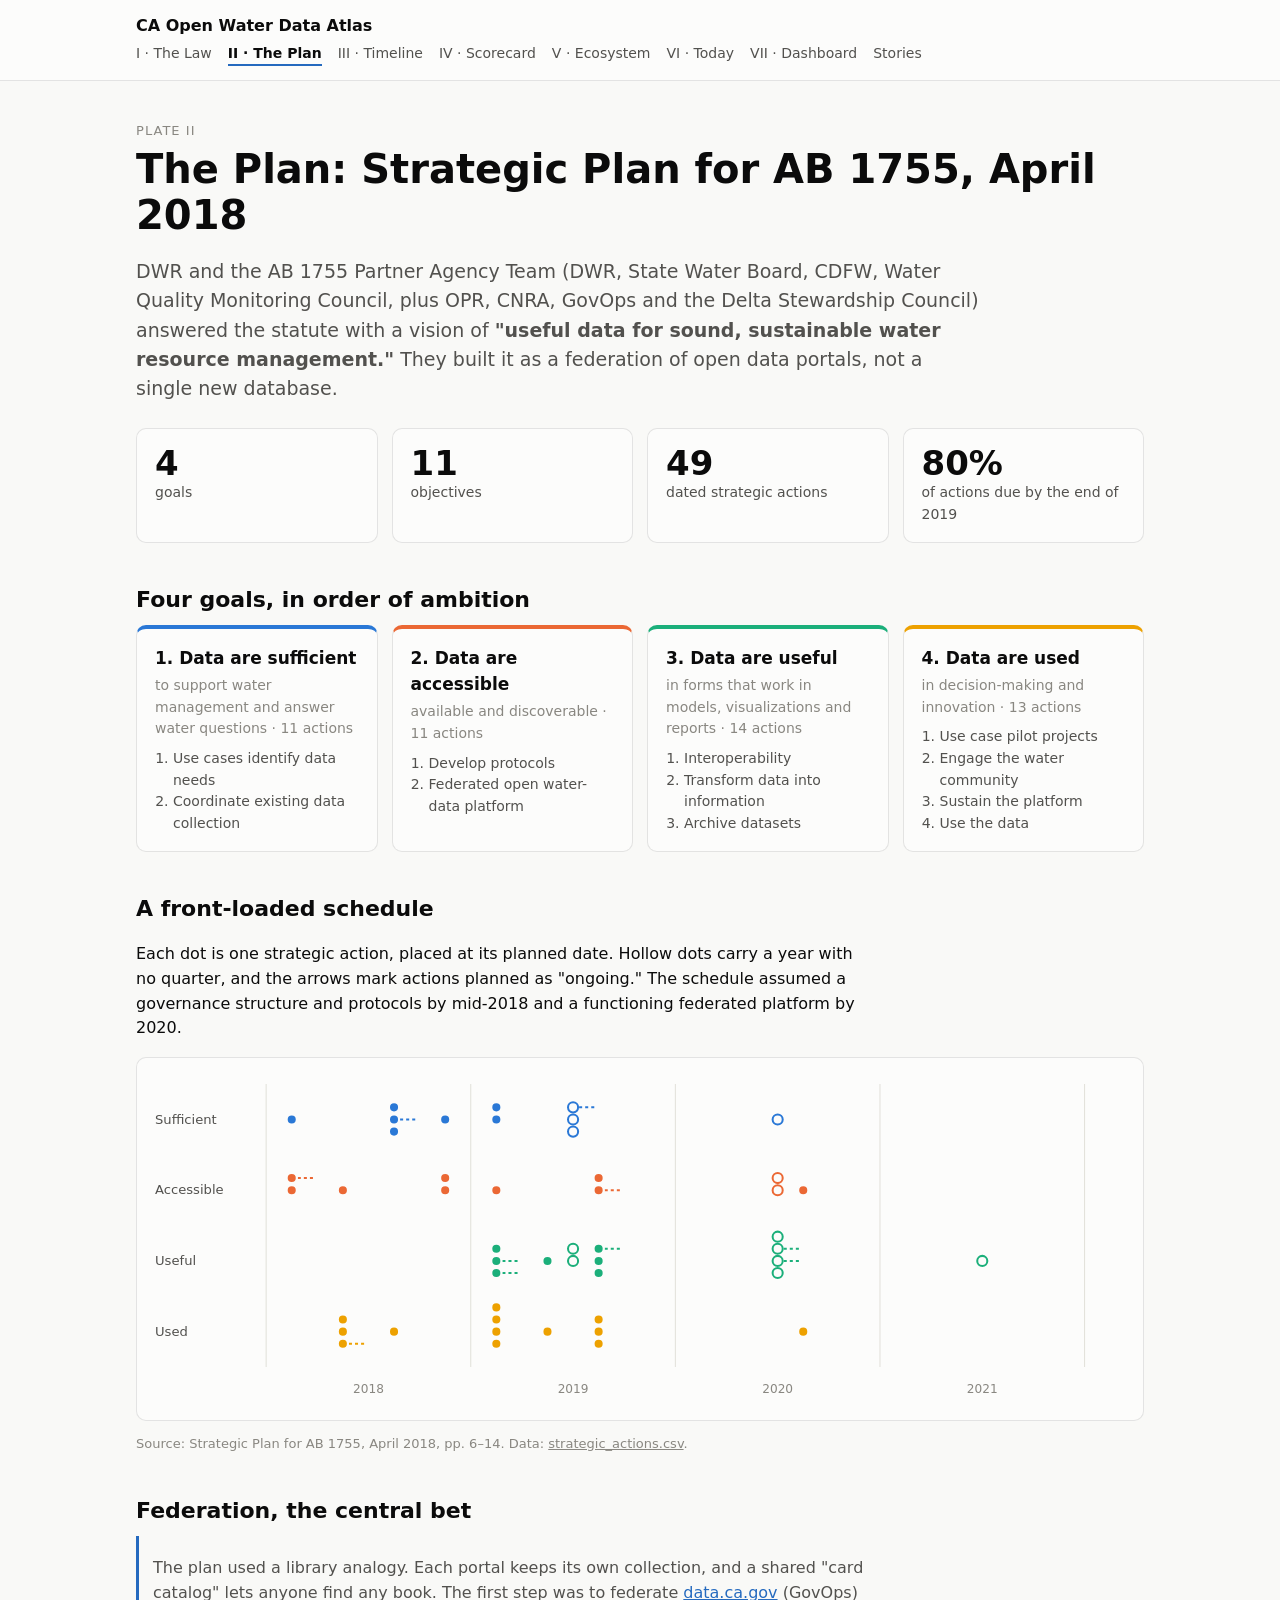
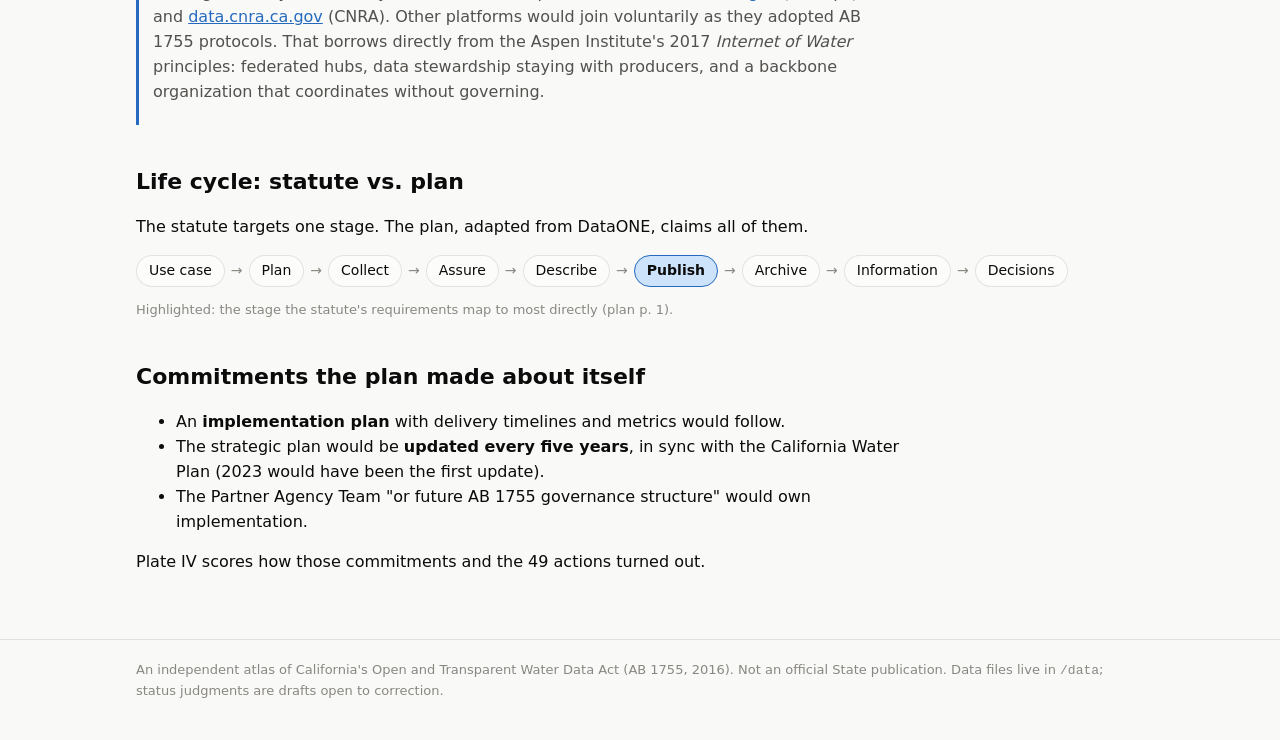
<file: plates/plan.html>
<!doctype html>
<html lang="en" data-root="../">
<head>
<meta charset="utf-8">
<meta name="viewport" content="width=device-width, initial-scale=1">
<title>The Plan · CA Open Water Data Atlas</title>
<link rel="stylesheet" href="../assets/atlas.css">
<style>
  #sched svg { width: 100%; height: auto; display: block; }
  .goals { display: grid; gap: 14px; grid-template-columns: repeat(auto-fit, minmax(220px, 1fr)); }
  .goals .card { border-top: 4px solid var(--c); }
  .goals h3 { margin: 0 0 4px; }
  .goals ol { margin: 8px 0 0; padding-left: 18px; font-size: 14px; color: var(--ink-2); }
  .lifecycle { display: flex; flex-wrap: wrap; gap: 6px; align-items: center; font-size: 14px; }
  .lifecycle span { background: var(--surface); border: 1px solid var(--border); border-radius: 999px; padding: 4px 12px; }
  .lifecycle span.pub { background: var(--accent-wash); border-color: var(--accent); font-weight: 600; }
  .lifecycle i { color: var(--muted); font-style: normal; }
</style>
</head>
<body>
<main class="wrap">
  <div class="plate-no">Plate II</div>
  <h1>The Plan: Strategic Plan for AB 1755, April 2018</h1>
  <p class="lede">DWR and the AB 1755 Partner Agency Team (DWR, State Water Board, CDFW, Water Quality Monitoring Council, plus OPR, CNRA, GovOps and the Delta Stewardship Council) answered the statute with a vision of <b>"useful data for sound, sustainable water resource management."</b> They built it as a federation of open data portals, not a single new database.</p>

  <div class="grid" style="margin-top:24px">
    <div class="card stat"><div class="v">4</div><div class="l">goals</div></div>
    <div class="card stat"><div class="v">11</div><div class="l">objectives</div></div>
    <div class="card stat"><div class="v">49</div><div class="l">dated strategic actions</div></div>
    <div class="card stat"><div class="v" id="pct19">–</div><div class="l">of actions due by the end of 2019</div></div>
  </div>

  <h2>Four goals, in order of ambition</h2>
  <div class="goals" id="goals"></div>

  <h2>A front-loaded schedule</h2>
  <p>Each dot is one strategic action, placed at its planned date. Hollow dots carry a year with no quarter, and the arrows mark actions planned as "ongoing." The schedule assumed a governance structure and protocols by mid-2018 and a functioning federated platform by 2020.</p>
  <div class="card" id="sched"></div>
  <p class="src">Source: Strategic Plan for AB 1755, April 2018, pp. 6–14. Data: <a href="../data/strategic_actions.csv">strategic_actions.csv</a>.</p>

  <h2>Federation, the central bet</h2>
  <div class="callout"><p>The plan used a library analogy. Each portal keeps its own collection, and a shared "card catalog" lets anyone find any book. The first step was to federate <a href="https://data.ca.gov">data.ca.gov</a> (GovOps) and <a href="https://data.cnra.ca.gov">data.cnra.ca.gov</a> (CNRA). Other platforms would join voluntarily as they adopted AB 1755 protocols. That borrows directly from the Aspen Institute's 2017 <em>Internet of Water</em> principles: federated hubs, data stewardship staying with producers, and a backbone organization that coordinates without governing.</p></div>

  <h2>Life cycle: statute vs. plan</h2>
  <p>The statute targets one stage. The plan, adapted from DataONE, claims all of them.</p>
  <div class="lifecycle">
    <span>Use case</span><i>→</i><span>Plan</span><i>→</i><span>Collect</span><i>→</i><span>Assure</span><i>→</i><span>Describe</span><i>→</i><span class="pub">Publish</span><i>→</i><span>Archive</span><i>→</i><span>Information</span><i>→</i><span>Decisions</span>
  </div>
  <p class="src">Highlighted: the stage the statute's requirements map to most directly (plan p. 1).</p>

  <h2>Commitments the plan made about itself</h2>
  <ul>
    <li>An <b>implementation plan</b> with delivery timelines and metrics would follow.</li>
    <li>The strategic plan would be <b>updated every five years</b>, in sync with the California Water Plan (2023 would have been the first update).</li>
    <li>The Partner Agency Team "or future AB 1755 governance structure" would own implementation.</li>
  </ul>
  <p>Plate IV scores how those commitments and the 49 actions turned out.</p>
</main>
<script src="../assets/atlas.js"></script>
<script>
(async () => {
  const GOALS = [
    ["Sufficient", "Data are sufficient", "to support water management and answer water questions", "var(--s1)"],
    ["Accessible", "Data are accessible", "available and discoverable", "var(--s2)"],
    ["Useful", "Data are useful", "in forms that work in models, visualizations and reports", "var(--s3)"],
    ["Used", "Data are used", "in decision-making and innovation", "var(--s4)"],
  ];
  const rows = await loadCSV("data/strategic_actions.csv");

  // Goal cards with their objectives.
  document.getElementById("goals").innerHTML = GOALS.map(([k, t, d, c], gi) => {
    const objs = [...new Set(rows.filter(r => r.goal === k).map(r => r.objective))];
    const n = rows.filter(r => r.goal === k).length;
    return `<div class="card" style="--c:${c}"><h3>${gi + 1}. ${t}</h3><div class="src" style="font-size:14px">${d} · ${n} actions</div><ol>${objs.map(o => `<li>${esc(o)}</li>`).join("")}</ol></div>`;
  }).join("");

  // "2018 Q3 / ongoing" -> {t: fractional year, exact: bool, ongoing: bool}
  const when = s => {
    const m = s.match(/(\d{4})(?:\s*Q(\d))?/);
    const y = +m[1], q = m[2] ? +m[2] : null;
    return { t: q ? y + (q - 0.5) / 4 : y + 0.5, exact: !!q, ongoing: /ongoing/i.test(s) };
  };
  rows.forEach(r => Object.assign(r, when(r.planned)));
  const by19 = rows.filter(r => r.t < 2020).length;
  document.getElementById("pct19").textContent = Math.round(by19 / rows.length * 100) + "%";

  const W = 960, rowH = 70, top = 10, left = 110, right = 40, H = top + rowH * 4 + 36;
  const x = t => left + (t - 2018) / (2022 - 2018) * (W - left - right);
  let s = `<svg viewBox="0 0 ${W} ${H}" role="img" aria-label="Planned dates of 49 strategic actions by goal">`;
  for (let y = 2018; y <= 2022; y++) {
    s += `<line x1="${x(y)}" x2="${x(y)}" y1="${top}" y2="${top + rowH * 4}" stroke="var(--grid)"/>`;
    if (y < 2022) s += `<text x="${x(y + 0.5)}" y="${H - 10}" text-anchor="middle" font-size="12" fill="var(--muted)">${y}</text>`;
  }
  GOALS.forEach(([k, t, , c], gi) => {
    const cy = top + rowH * gi + rowH / 2;
    s += `<text x="0" y="${cy + 4}" font-size="13" fill="var(--ink-2)">${k}</text>`;
    const list = rows.filter(r => r.goal === k).sort((a, b) => a.t - b.t);
    const seen = {};
    list.forEach(r => {
      const key = r.t.toFixed(3); const k2 = seen[key] = (seen[key] || 0) + 1;
      const dy = (k2 % 2 ? 1 : -1) * Math.floor(k2 / 2) * 12; // stack collisions vertically
      const cx = x(r.t), y = cy + dy;
      if (r.ongoing) s += `<line x1="${cx + 6}" x2="${cx + 22}" y1="${y}" y2="${y}" stroke="${c}" stroke-width="2" stroke-dasharray="3 3"/>`;
      s += `<g class="a" data-id="${r.id}"><circle cx="${cx}" cy="${y}" r="12" fill="transparent"/>
        <circle cx="${cx}" cy="${y}" r="5" fill="${r.exact ? c : "var(--surface)"}" stroke="${r.exact ? "var(--surface)" : c}" stroke-width="2"/></g>`;
    });
  });
  document.getElementById("sched").innerHTML = s + "</svg>";
  const byId = Object.fromEntries(rows.map(r => [r.id, r]));
  document.querySelectorAll("#sched .a").forEach(g => {
    const r = byId[g.dataset.id];
    g.addEventListener("mousemove", e => tip.show(`<b>${r.id} · ${esc(r.action)}</b><br>${esc(r.description)}<br><span class="src">Planned: ${esc(r.planned)}</span>`, e));
    g.addEventListener("mouseleave", tip.hide);
  });
})();
</script>
</body>
</html>
</file>
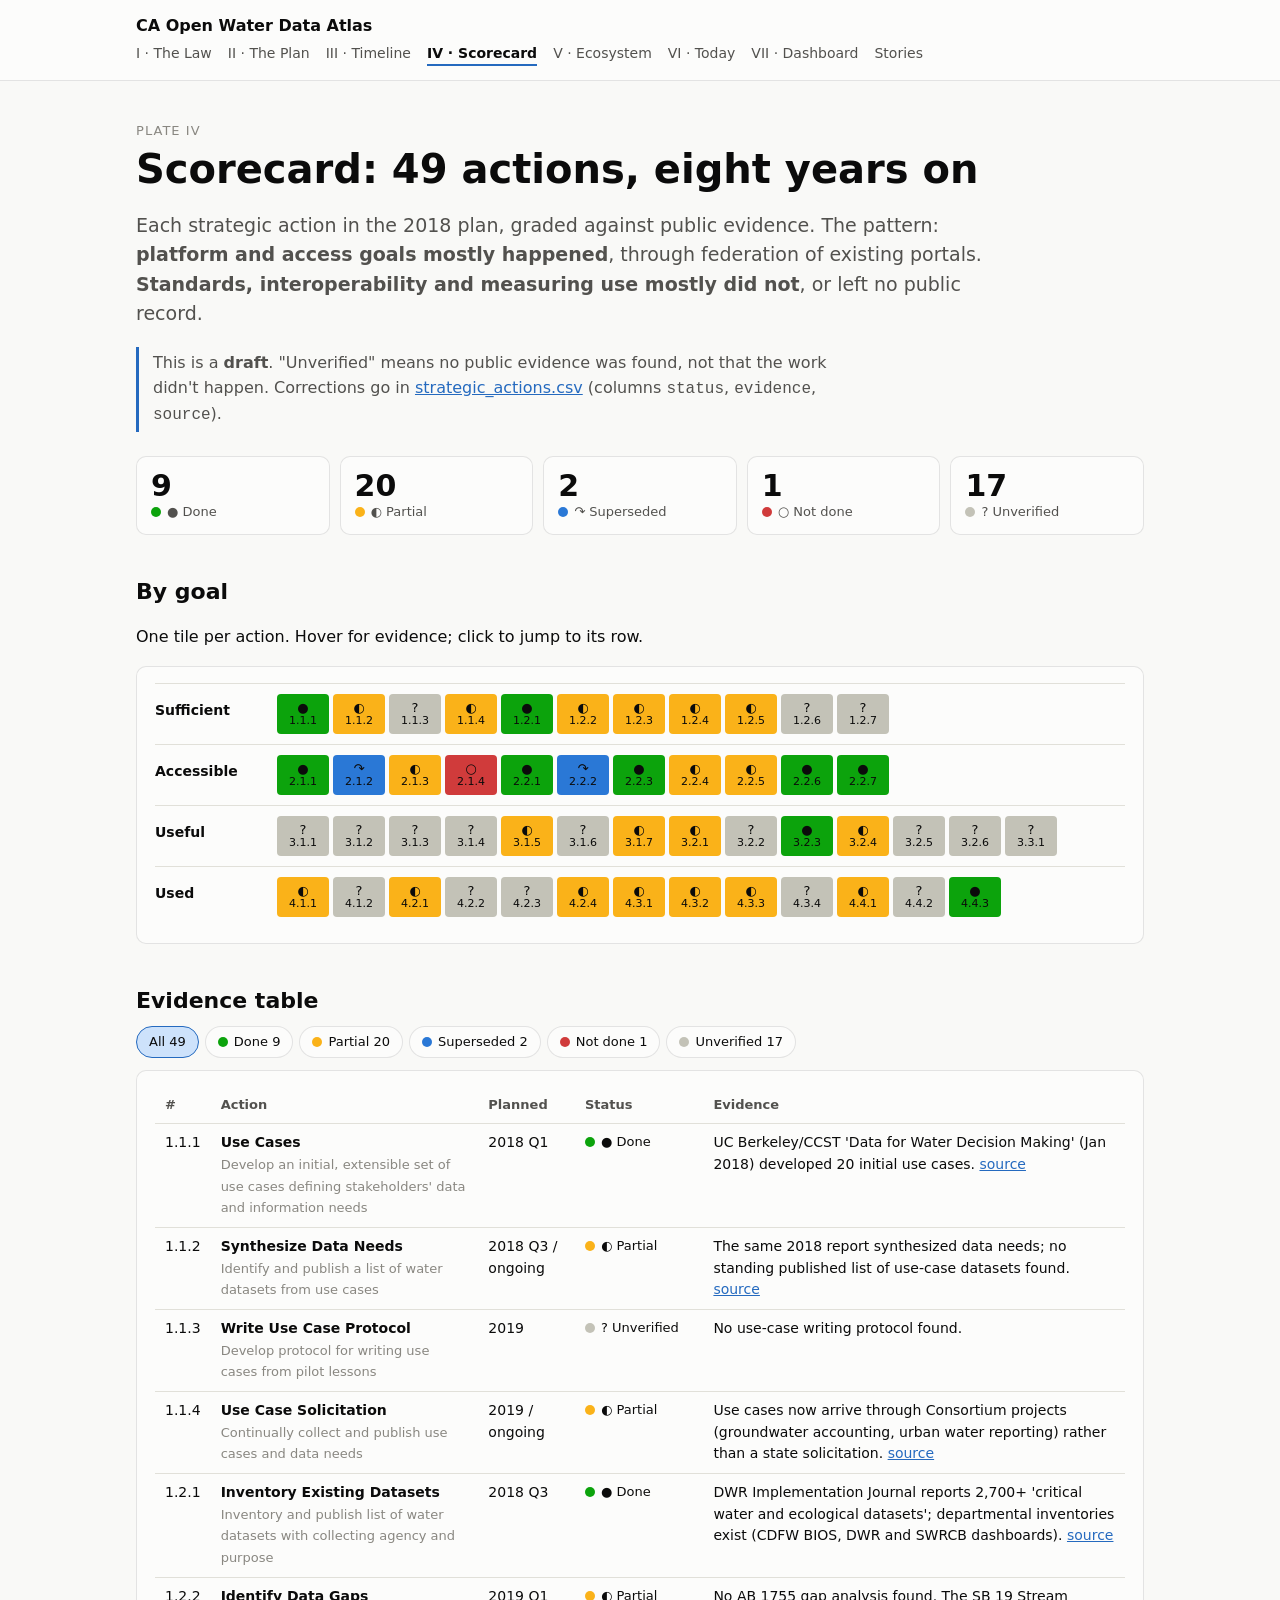
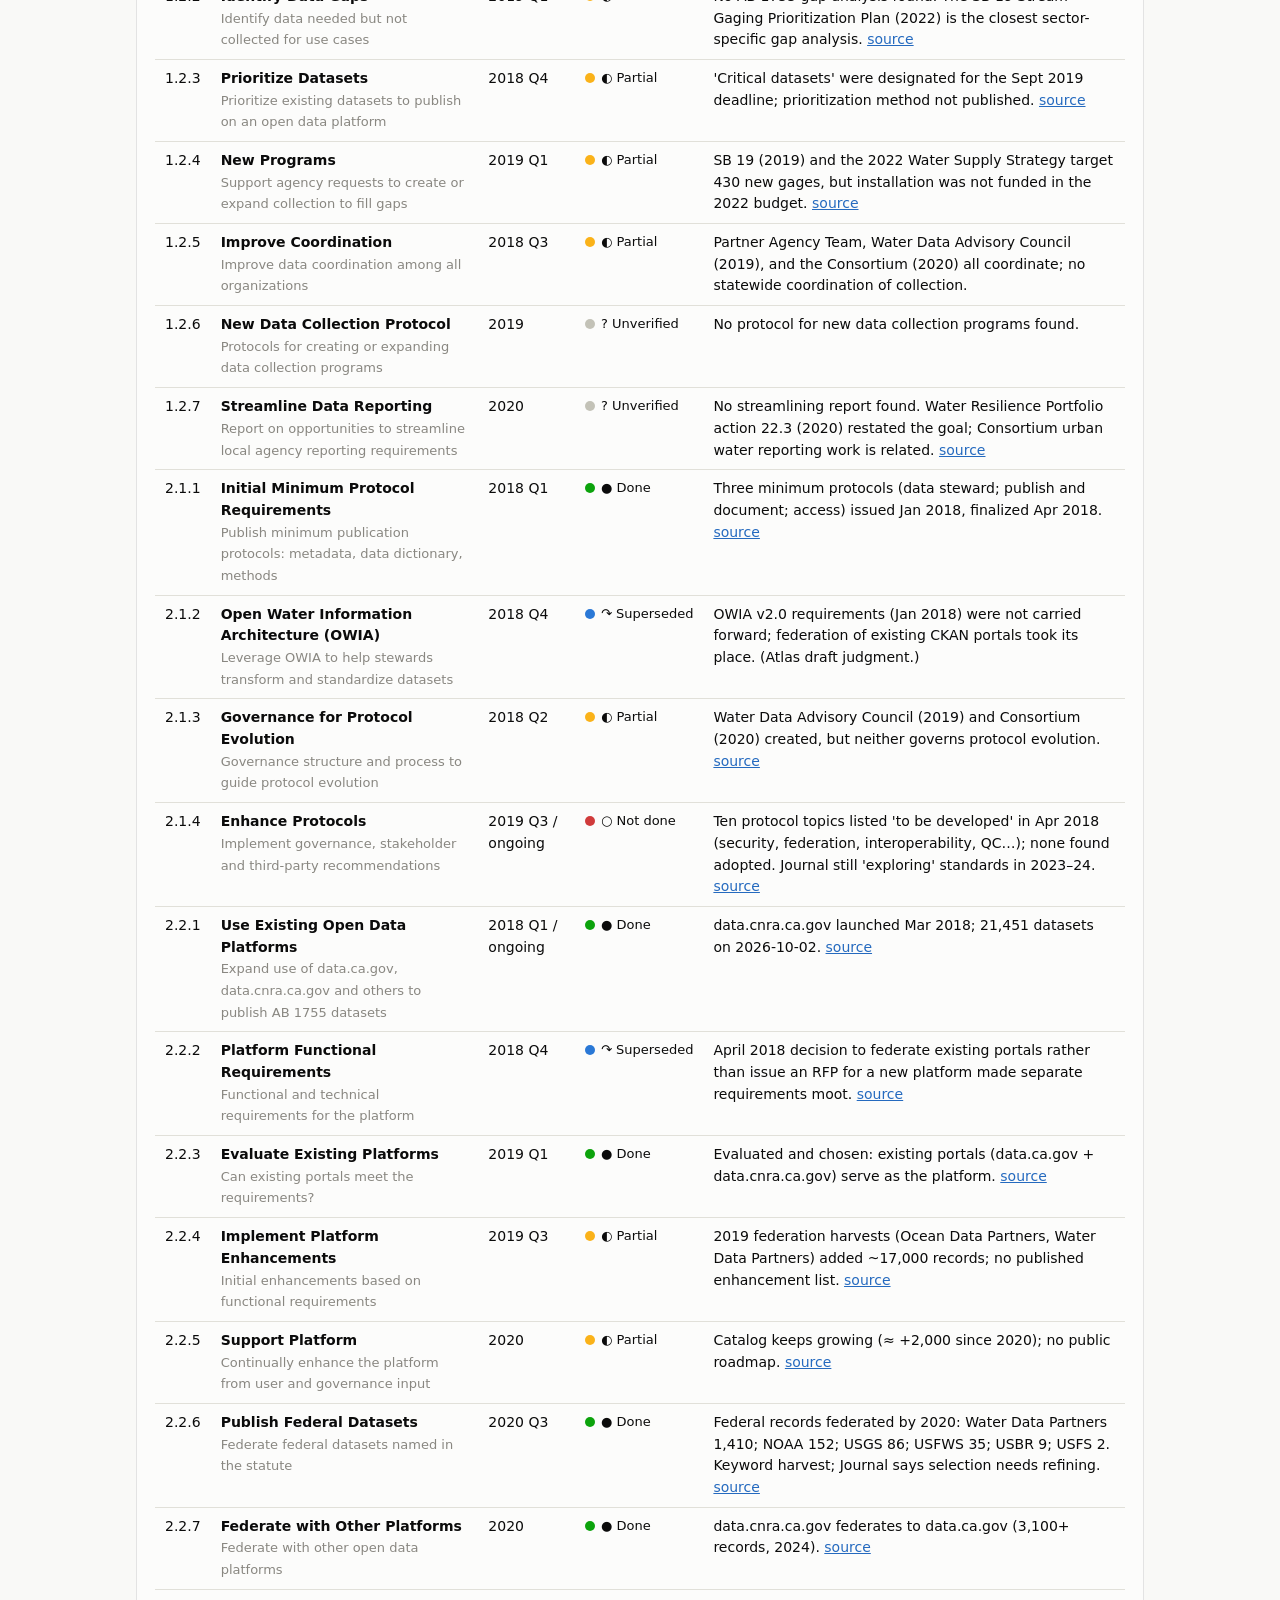
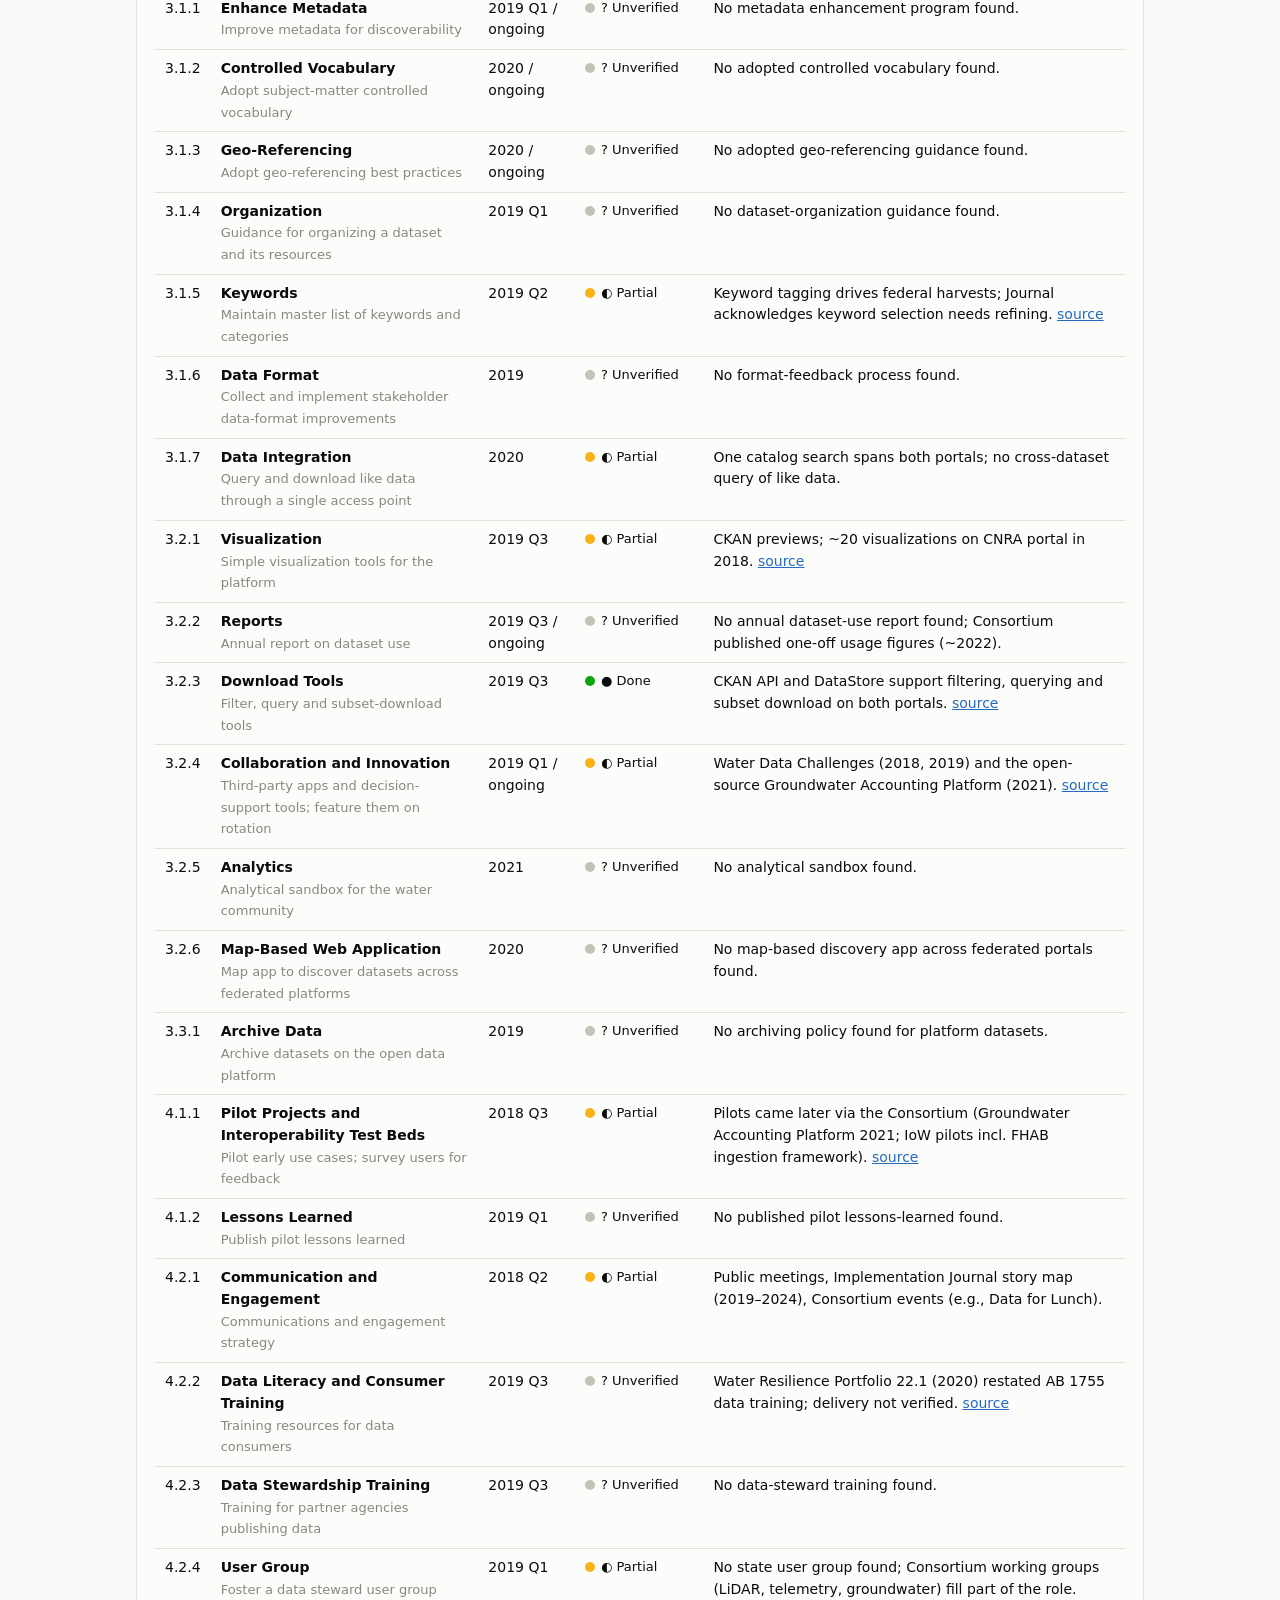
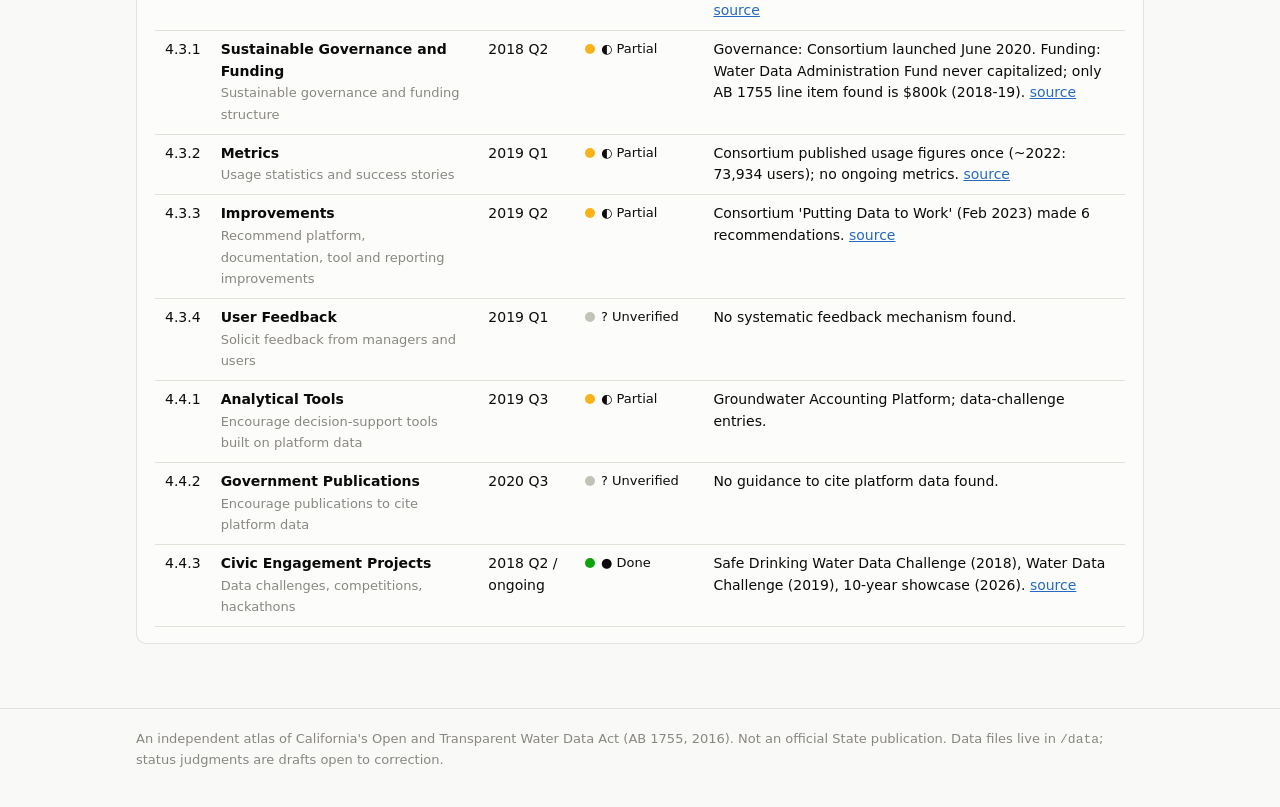
<file: plates/scorecard.html>
<!doctype html>
<html lang="en" data-root="../">
<head>
<meta charset="utf-8">
<meta name="viewport" content="width=device-width, initial-scale=1">
<title>Scorecard · CA Open Water Data Atlas</title>
<link rel="stylesheet" href="../assets/atlas.css">
<style>
  .tally { display: grid; gap: 10px; grid-template-columns: repeat(auto-fit, minmax(150px, 1fr)); margin: 24px 0; }
  .tally .card { padding: 12px 14px; }
  .tally .v { font-size: 30px; font-weight: 700; line-height: 1.1; }
  .tally .l { display: flex; gap: 6px; align-items: center; font-size: 14px; color: var(--ink-2); }
  .goalrow { display: grid; grid-template-columns: 110px 1fr; gap: 12px; align-items: start; padding: 10px 0; border-top: 1px solid var(--grid); }
  .goalrow > b { font-size: 14px; padding-top: 6px; }
  .tiles { display: flex; flex-wrap: wrap; gap: 4px; }
  .tile { width: 52px; height: 40px; border-radius: 4px; display: flex; flex-direction: column; align-items: center; justify-content: center;
    font-size: 11px; font-variant-numeric: tabular-nums; color: #0b0b0b; cursor: pointer; border: 0; font-family: inherit; }
  .tile .i { font-size: 13px; line-height: 1; }
  .tile.dim { opacity: .2; }
  .tile.unverified, .tile.superseded { color: var(--ink); }
  .filters { display: flex; flex-wrap: wrap; gap: 6px; margin: 8px 0 12px; }
  .filters button { font: inherit; font-size: 13px; padding: 5px 12px; border-radius: 999px; border: 1px solid var(--border); background: var(--surface); color: var(--ink); cursor: pointer; display: inline-flex; gap: 6px; align-items: center; }
  .filters button[aria-pressed="true"] { border-color: var(--accent); background: var(--accent-wash); }
  td.id { font-variant-numeric: tabular-nums; white-space: nowrap; }
  tr.hl { background: var(--accent-wash); }
  @media (max-width: 560px) { .goalrow { grid-template-columns: 1fr; } }
</style>
</head>
<body>
<main class="wrap">
  <div class="plate-no">Plate IV</div>
  <h1>Scorecard: 49 actions, eight years on</h1>
  <p class="lede">Each strategic action in the 2018 plan, graded against public evidence. The pattern: <b>platform and access goals mostly happened</b>, through federation of existing portals. <b>Standards, interoperability and measuring use mostly did not</b>, or left no public record.</p>
  <p class="callout">This is a <b>draft</b>. "Unverified" means no public evidence was found, not that the work didn't happen. Corrections go in <a href="../data/strategic_actions.csv">strategic_actions.csv</a> (columns <code>status</code>, <code>evidence</code>, <code>source</code>).</p>

  <div class="tally" id="tally"></div>

  <h2>By goal</h2>
  <p>One tile per action. Hover for evidence; click to jump to its row.</p>
  <div class="card" id="tiles"></div>

  <h2>Evidence table</h2>
  <div class="filters" id="filters"></div>
  <div class="card tbl-scroll"><table>
    <thead><tr><th>#</th><th>Action</th><th>Planned</th><th>Status</th><th>Evidence</th></tr></thead>
    <tbody id="rows"></tbody>
  </table></div>
</main>
<script src="../assets/atlas.js"></script>
<script>
(async () => {
  const rows = await loadCSV("data/strategic_actions.csv");
  const ORDER = ["done", "partial", "superseded", "not_done", "unverified"];
  const GOALS = ["Sufficient", "Accessible", "Useful", "Used"];
  const badge = k => `<span class="badge"><span class="dot" style="background:${STATUS[k].color}"></span>${STATUS[k].icon} ${STATUS[k].label}</span>`;
  const n = k => rows.filter(r => r.status === k).length;

  document.getElementById("tally").innerHTML = ORDER.map(k =>
    `<div class="card"><div class="v">${n(k)}</div><div class="l">${badge(k)}</div></div>`).join("");

  document.getElementById("tiles").innerHTML = GOALS.map(g => `<div class="goalrow"><b>${g}</b><div class="tiles">${
    rows.filter(r => r.goal === g).map(r => `<button class="tile ${r.status}" data-id="${r.id}" style="background:${STATUS[r.status].color}" aria-label="${r.id} ${esc(r.action)}: ${STATUS[r.status].label}"><span class="i">${STATUS[r.status].icon}</span>${r.id}</button>`).join("")
  }</div></div>`).join("");

  const link = src => !src ? "" : ` <a href="${/^https?:/.test(src) ? src : "../" + src}">source</a>`;
  document.getElementById("rows").innerHTML = rows.map(r => `<tr id="a${r.id.replaceAll(".", "-")}" data-status="${r.status}">
    <td class="id">${r.id}</td><td><b>${esc(r.action)}</b><br><span class="src">${esc(r.description)}</span></td>
    <td>${esc(r.planned)}</td><td>${badge(r.status)}</td><td>${esc(r.evidence)}${link(r.source)}</td></tr>`).join("");

  const byId = Object.fromEntries(rows.map(r => [r.id, r]));
  document.querySelectorAll(".tile").forEach(t => {
    const r = byId[t.dataset.id];
    t.addEventListener("mousemove", e => tip.show(`<b>${r.id} · ${esc(r.action)}</b><br>${badge(r.status)}<br>${esc(r.evidence)}`, e));
    t.addEventListener("mouseleave", tip.hide);
    t.addEventListener("click", () => {
      const tr = document.getElementById("a" + r.id.replaceAll(".", "-"));
      setFilter("all");
      document.querySelectorAll("tr.hl").forEach(x => x.classList.remove("hl"));
      tr.classList.add("hl"); tr.scrollIntoView({ behavior: "smooth", block: "center" });
    });
  });

  const fl = document.getElementById("filters");
  fl.innerHTML = `<button data-k="all" aria-pressed="true">All ${rows.length}</button>` +
    ORDER.map(k => `<button data-k="${k}" aria-pressed="false"><span class="dot" style="background:${STATUS[k].color}"></span>${STATUS[k].label} ${n(k)}</button>`).join("");
  function setFilter(k) {
    fl.querySelectorAll("button").forEach(b => b.setAttribute("aria-pressed", b.dataset.k === k));
    document.querySelectorAll("#rows tr").forEach(tr => tr.hidden = k !== "all" && tr.dataset.status !== k);
    document.querySelectorAll(".tile").forEach(t => t.classList.toggle("dim", k !== "all" && !t.classList.contains(k)));
  }
  fl.addEventListener("click", e => { const b = e.target.closest("button"); if (b) setFilter(b.dataset.k); });
})();
</script>
</body>
</html>
</file>
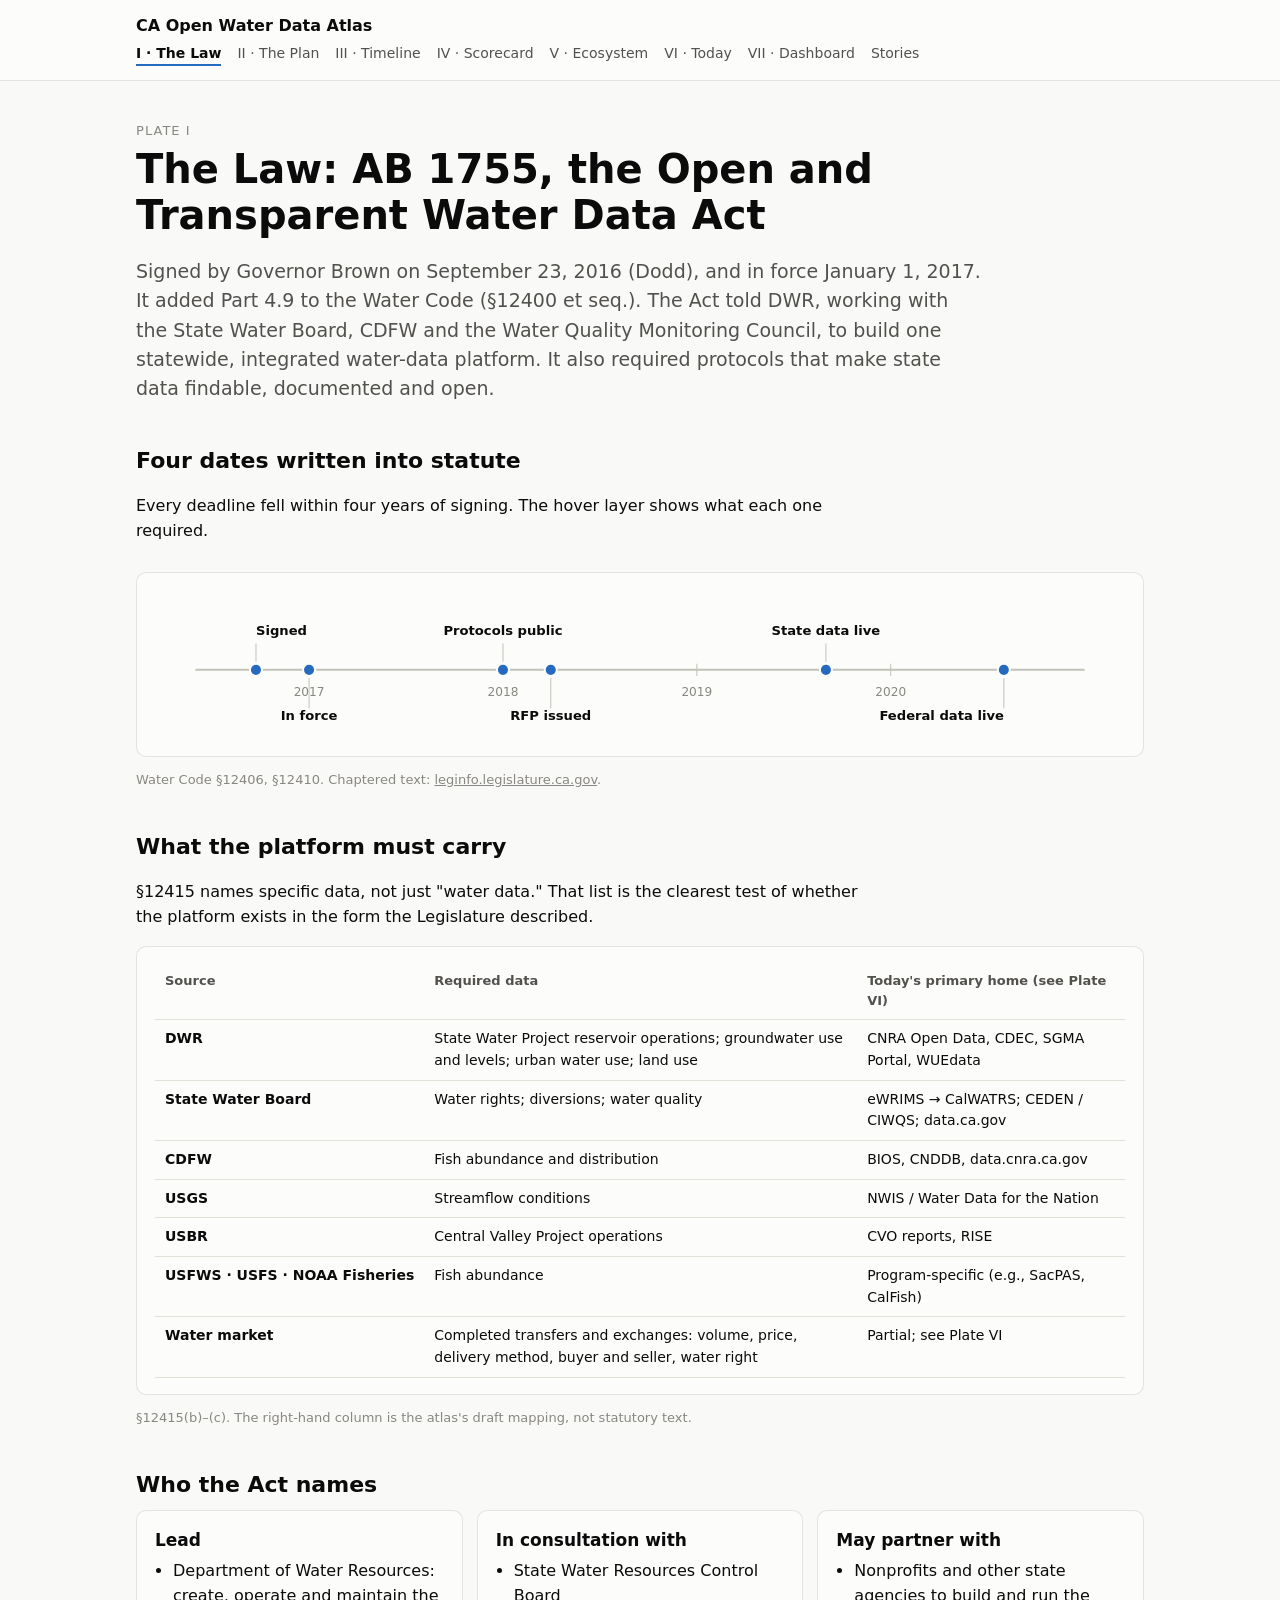
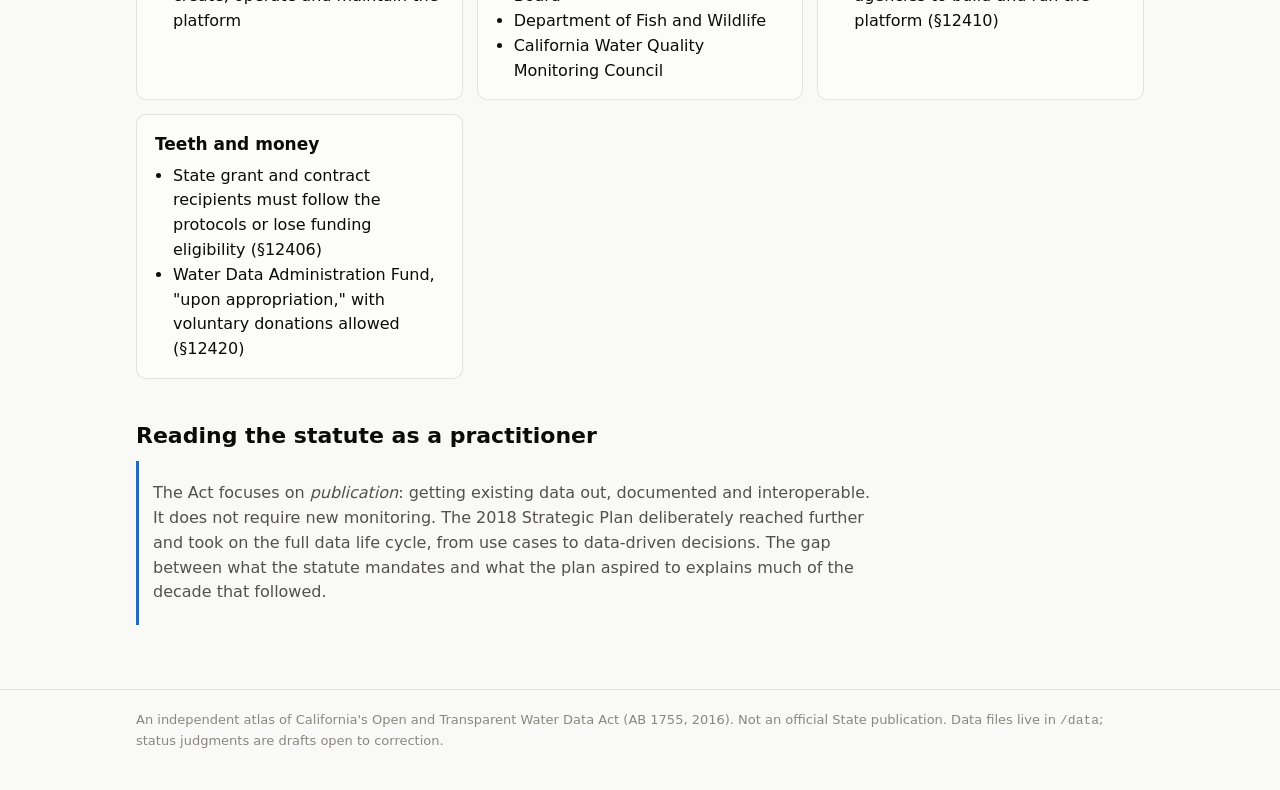
<file: plates/statute.html>
<!doctype html>
<html lang="en" data-root="../">
<head>
<meta charset="utf-8">
<meta name="viewport" content="width=device-width, initial-scale=1">
<title>The Law · CA Open Water Data Atlas</title>
<link rel="stylesheet" href="../assets/atlas.css">
<style>
  .deadlines { position: relative; margin: 28px 0 8px; }
  .deadlines svg { width: 100%; height: auto; display: block; overflow: visible; }
  .req td:first-child { white-space: nowrap; font-weight: 600; }
  .who { display: grid; gap: 14px; grid-template-columns: repeat(auto-fit, minmax(280px, 1fr)); }
  .who h3 { margin-top: 0; }
  .who ul { margin: 0; padding-left: 18px; }
</style>
</head>
<body>
<main class="wrap">
  <div class="plate-no">Plate I</div>
  <h1>The Law: AB 1755, the Open and Transparent Water Data Act</h1>
  <p class="lede">Signed by Governor Brown on September 23, 2016 (Dodd), and in force January 1, 2017. It added Part 4.9 to the Water Code (§12400 et seq.). The Act told DWR, working with the State Water Board, CDFW and the Water Quality Monitoring Council, to build one statewide, integrated water-data platform. It also required protocols that make state data findable, documented and open.</p>

  <h2>Four dates written into statute</h2>
  <p>Every deadline fell within four years of signing. The hover layer shows what each one required.</p>
  <div class="deadlines card" id="deadlines"></div>
  <p class="src">Water Code §12406, §12410. Chaptered text: <a href="https://leginfo.legislature.ca.gov/faces/billTextClient.xhtml?bill_id=201520160AB1755">leginfo.legislature.ca.gov</a>.</p>

  <h2>What the platform must carry</h2>
  <p>§12415 names specific data, not just "water data." That list is the clearest test of whether the platform exists in the form the Legislature described.</p>
  <div class="tbl-scroll card">
  <table class="req">
    <thead><tr><th>Source</th><th>Required data</th><th>Today's primary home (see Plate VI)</th></tr></thead>
    <tbody>
      <tr><td>DWR</td><td>State Water Project reservoir operations; groundwater use and levels; urban water use; land use</td><td>CNRA Open Data, CDEC, SGMA Portal, WUEdata</td></tr>
      <tr><td>State Water Board</td><td>Water rights; diversions; water quality</td><td>eWRIMS → CalWATRS; CEDEN / CIWQS; data.ca.gov</td></tr>
      <tr><td>CDFW</td><td>Fish abundance and distribution</td><td>BIOS, CNDDB, data.cnra.ca.gov</td></tr>
      <tr><td>USGS</td><td>Streamflow conditions</td><td>NWIS / Water Data for the Nation</td></tr>
      <tr><td>USBR</td><td>Central Valley Project operations</td><td>CVO reports, RISE</td></tr>
      <tr><td>USFWS · USFS · NOAA Fisheries</td><td>Fish abundance</td><td>Program-specific (e.g., SacPAS, CalFish)</td></tr>
      <tr><td>Water market</td><td>Completed transfers and exchanges: volume, price, delivery method, buyer and seller, water right</td><td>Partial; see Plate VI</td></tr>
    </tbody>
  </table>
  </div>
  <p class="src">§12415(b)–(c). The right-hand column is the atlas's draft mapping, not statutory text.</p>

  <h2>Who the Act names</h2>
  <div class="who">
    <div class="card"><h3>Lead</h3><ul><li>Department of Water Resources: create, operate and maintain the platform</li></ul></div>
    <div class="card"><h3>In consultation with</h3><ul><li>State Water Resources Control Board</li><li>Department of Fish and Wildlife</li><li>California Water Quality Monitoring Council</li></ul></div>
    <div class="card"><h3>May partner with</h3><ul><li>Nonprofits and other state agencies to build and run the platform (§12410)</li></ul></div>
    <div class="card"><h3>Teeth and money</h3><ul><li>State grant and contract recipients must follow the protocols or lose funding eligibility (§12406)</li><li>Water Data Administration Fund, "upon appropriation," with voluntary donations allowed (§12420)</li></ul></div>
  </div>

  <h2>Reading the statute as a practitioner</h2>
  <div class="callout">
    <p>The Act focuses on <em>publication</em>: getting existing data out, documented and interoperable. It does not require new monitoring. The 2018 Strategic Plan deliberately reached further and took on the full data life cycle, from use cases to data-driven decisions. The gap between what the statute mandates and what the plan aspired to explains much of the decade that followed.</p>
  </div>
</main>
<script src="../assets/atlas.js"></script>
<script>
(() => {
  const items = [
    { d: "2016-09-23", t: "Signed", body: "Governor Brown signs AB 1755 (Dodd)." },
    { d: "2017-01-01", t: "In force", body: "Water Code Part 4.9 takes effect." },
    { d: "2018-01-01", t: "Protocols public", body: "Data-sharing, documentation, QC and public-access protocols made public; report to the Legislature." },
    { d: "2018-04-01", t: "RFP issued", body: "Request for proposals to build and operate the platform." },
    { d: "2019-09-01", t: "State data live", body: "Platform operational with available state agency water and ecological data." },
    { d: "2020-08-01", t: "Federal data live", body: "Platform carries named federal data: USGS streamflow, USBR CVO operations, USFWS / USFS / NOAA fish abundance." },
  ];
  const host = document.getElementById("deadlines");
  const W = 960, H = 150, pad = 40;
  const t0 = new Date("2016-06-01"), t1 = new Date("2020-12-31");
  const x = d => pad + (new Date(d) - t0) / (t1 - t0) * (W - 2 * pad);
  let s = `<svg viewBox="0 0 ${W} ${H}" role="img" aria-label="Statutory deadlines 2016 to 2020">`;
  s += `<line x1="${pad}" x2="${W - pad}" y1="80" y2="80" stroke="var(--axis)" stroke-width="2"/>`;
  for (let y = 2017; y <= 2020; y++) {
    const xx = x(`${y}-01-01`);
    s += `<line x1="${xx}" x2="${xx}" y1="74" y2="86" stroke="var(--axis)"/><text x="${xx}" y="106" text-anchor="middle" font-size="12" fill="var(--muted)">${y}</text>`;
  }
  items.forEach((it, i) => {
    const xx = x(it.d), up = i % 2 === 0, ly = up ? 46 : 130;
    const anchor = xx < 120 ? "start" : xx > W - 120 ? "end" : "middle";
    s += `<g class="m" data-i="${i}" style="cursor:default">
      <line x1="${xx}" x2="${xx}" y1="${up ? 54 : 88}" y2="${up ? 72 : 118}" stroke="var(--axis)"/>
      <circle cx="${xx}" cy="80" r="16" fill="transparent"/>
      <circle cx="${xx}" cy="80" r="6" fill="var(--accent)" stroke="var(--surface)" stroke-width="2"/>
      <text x="${xx}" y="${ly}" text-anchor="${anchor}" font-size="13" font-weight="600" fill="var(--ink)">${it.t}</text></g>`;
  });
  host.innerHTML = s + "</svg>";
  host.querySelectorAll(".m").forEach(g => {
    const it = items[g.dataset.i];
    const date = new Date(it.d + "T12:00").toLocaleDateString("en-US", { year: "numeric", month: "short", day: "numeric" });
    g.addEventListener("mousemove", e => tip.show(`<b>${date} · ${esc(it.t)}</b><br>${esc(it.body)}`, e));
    g.addEventListener("mouseleave", tip.hide);
  });
})();
</script>
</body>
</html>
</file>
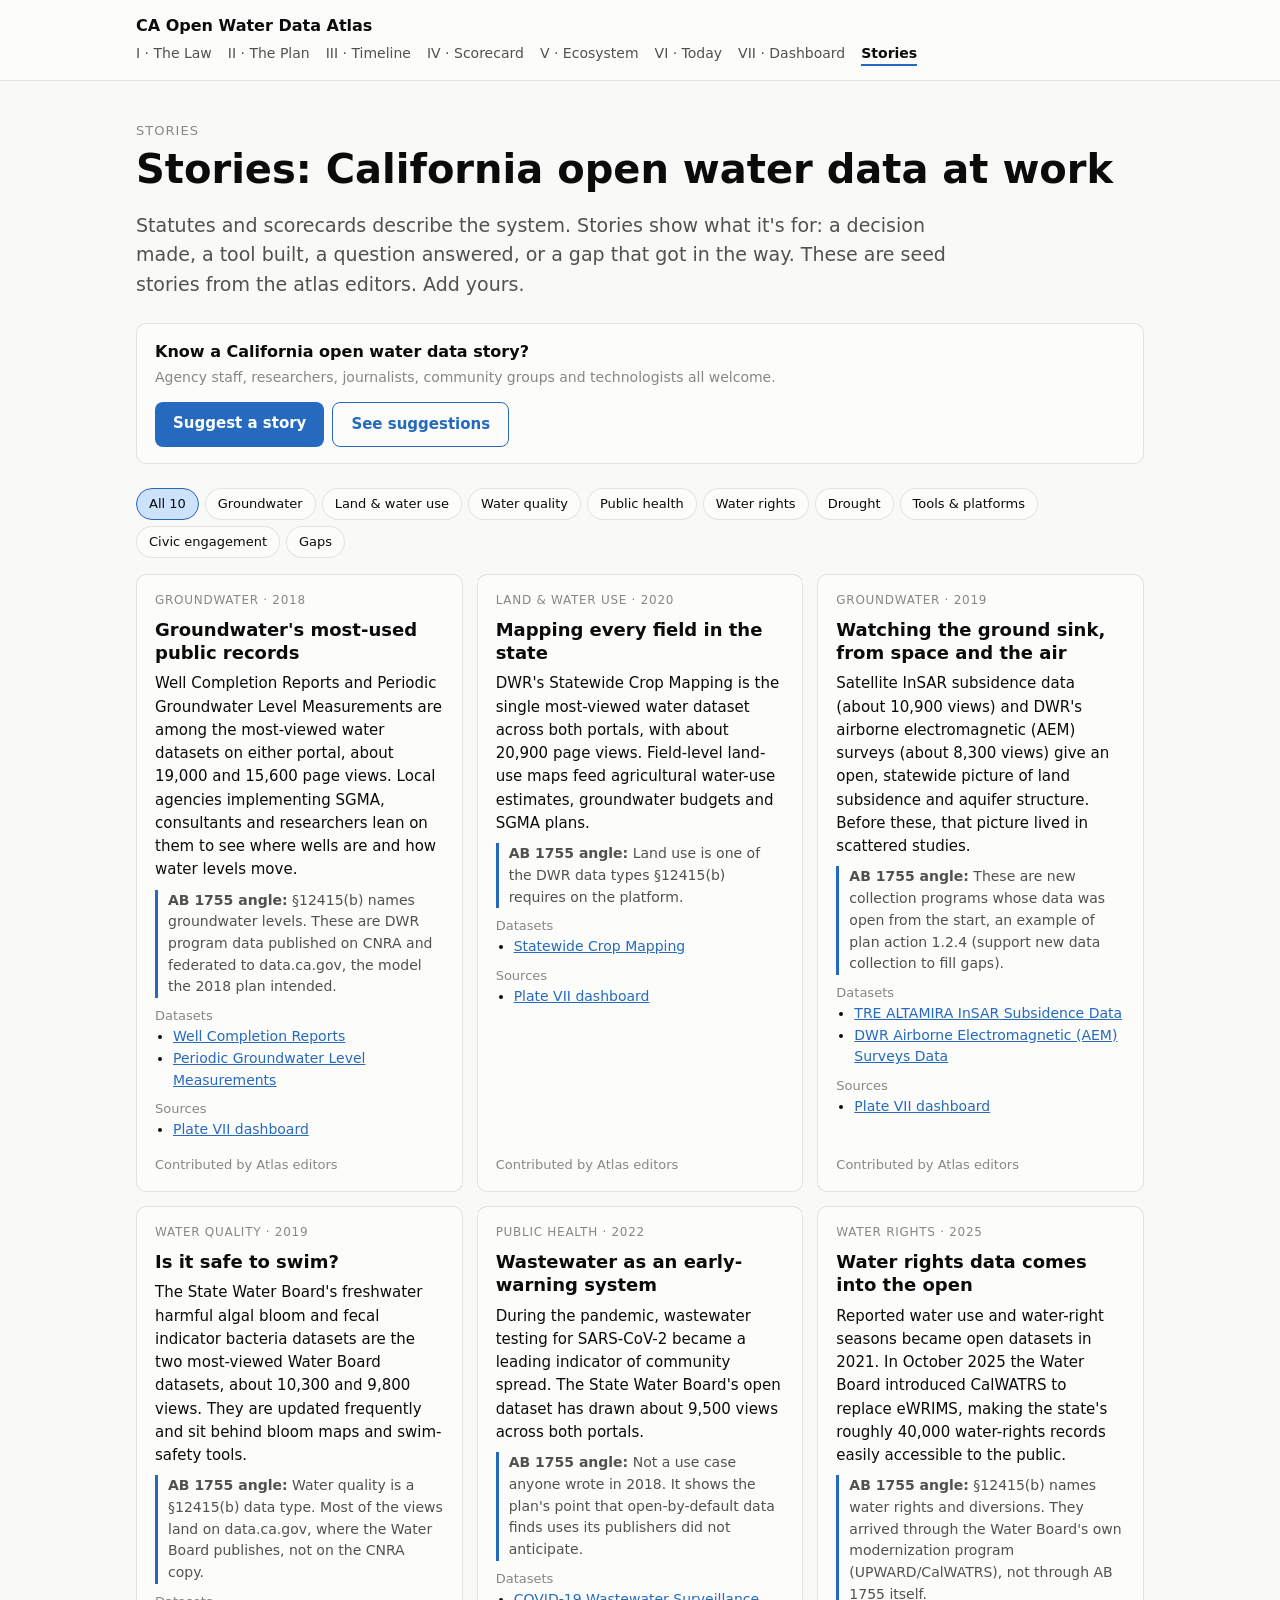
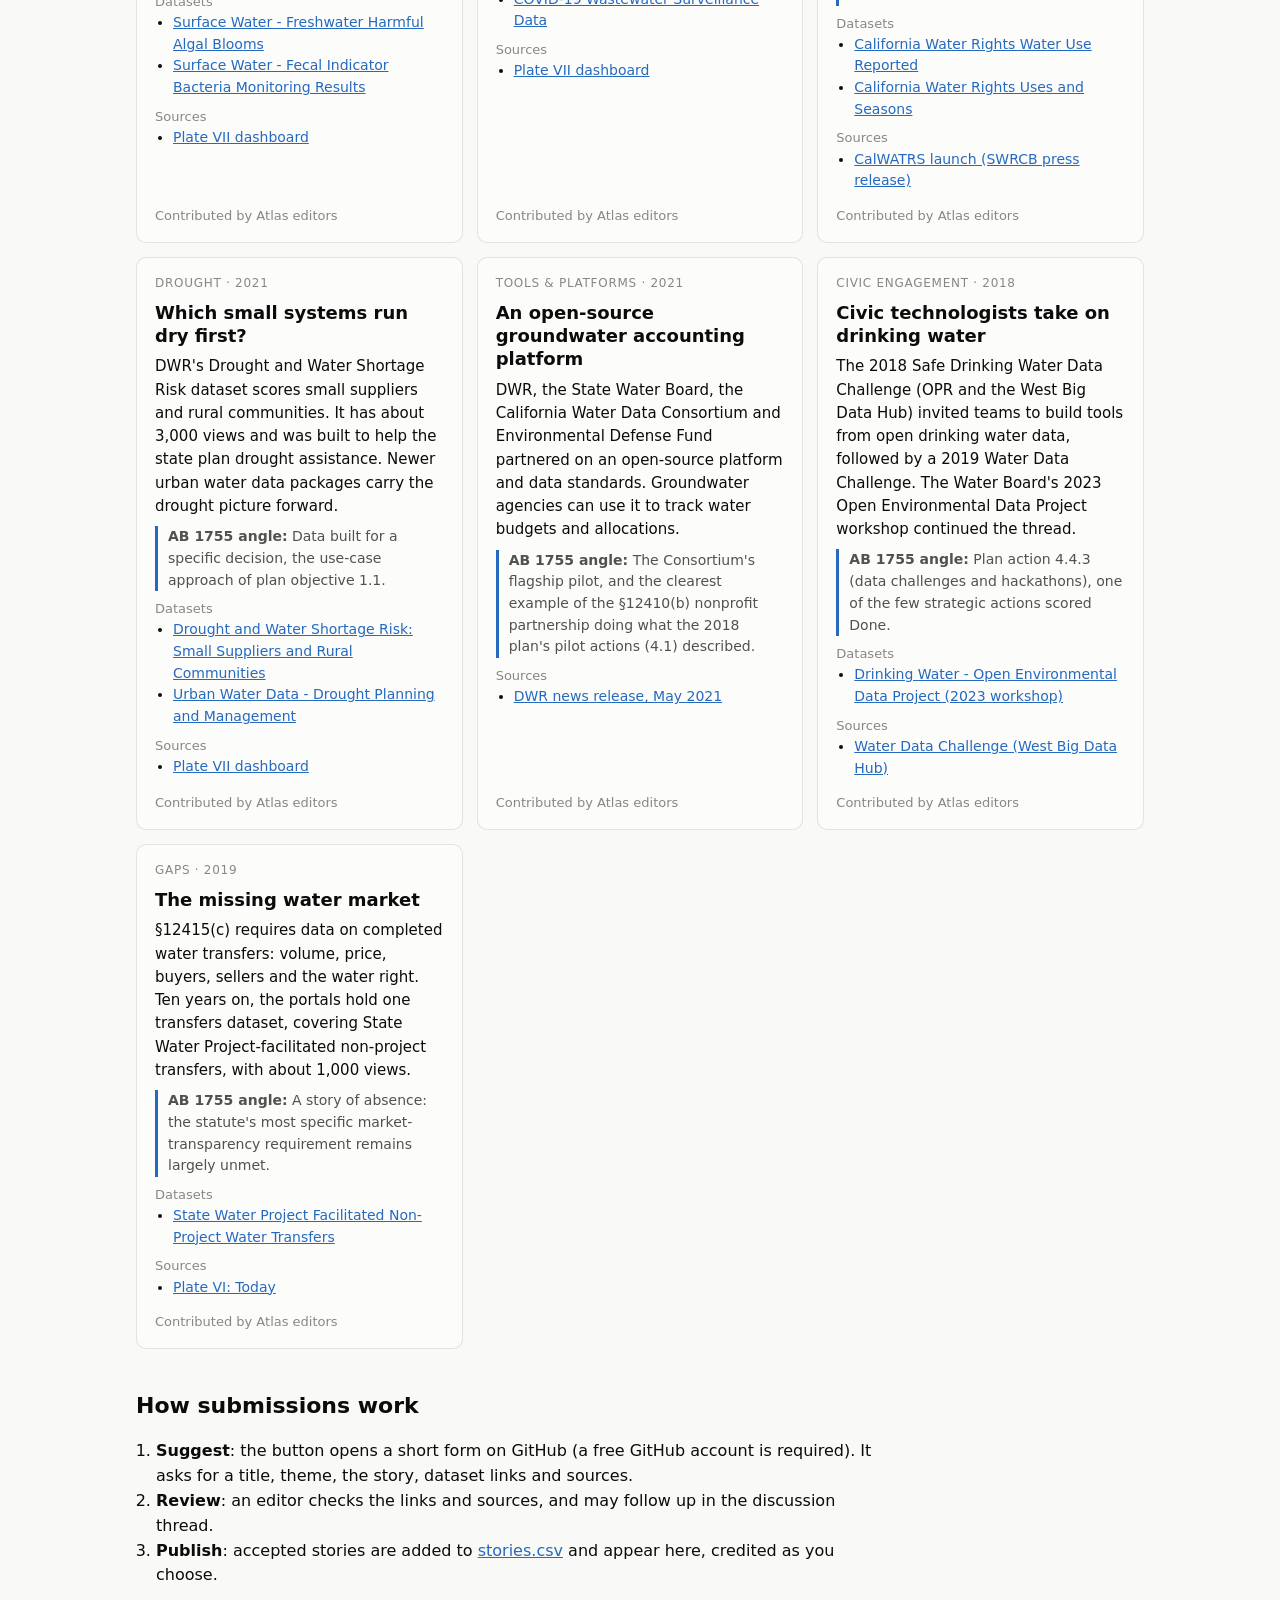
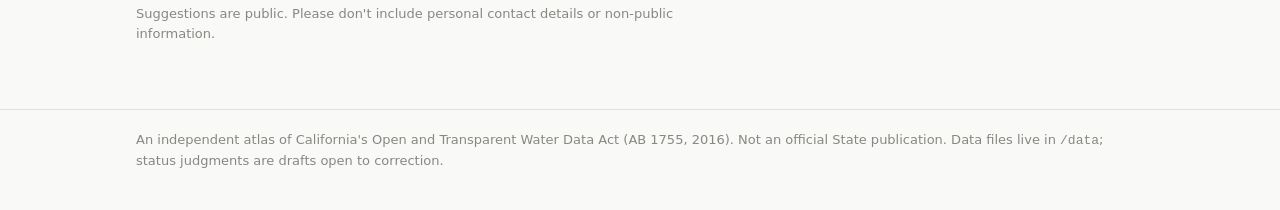
<file: plates/stories.html>
<!doctype html>
<html lang="en" data-root="../">
<head>
<meta charset="utf-8">
<meta name="viewport" content="width=device-width, initial-scale=1">
<title>Stories · CA Open Water Data Atlas</title>
<link rel="stylesheet" href="../assets/atlas.css">
<style>
  .cta { display: flex; flex-wrap: wrap; gap: 12px 24px; align-items: center; justify-content: space-between; margin: 24px 0; }
  .cta p { margin: 0; }
  .btn { display: inline-block; font: inherit; font-weight: 600; font-size: 15px; padding: 10px 18px; border-radius: 8px; background: var(--accent); color: var(--surface); text-decoration: none; }
  .btn:hover { filter: brightness(1.1); }
  .btn.ghost { background: transparent; color: var(--accent); border: 1px solid var(--accent); }
  .chips { display: flex; flex-wrap: wrap; gap: 6px; margin: 8px 0 16px; }
  .chips button { font: inherit; font-size: 13px; padding: 5px 12px; border-radius: 999px; border: 1px solid var(--border); background: var(--surface); color: var(--ink); cursor: pointer; }
  .chips button[aria-pressed="true"] { border-color: var(--accent); background: var(--accent-wash); }
  .stories { display: grid; gap: 14px; grid-template-columns: repeat(auto-fill, minmax(300px, 1fr)); }
  .story { display: flex; flex-direction: column; gap: 8px; }
  .story .meta { font-size: 12px; letter-spacing: .06em; text-transform: uppercase; color: var(--muted); }
  .story h3 { margin: 0; font-size: 18px; line-height: 1.3; }
  .story p { margin: 0; font-size: 15px; }
  .story .angle { font-size: 14px; color: var(--ink-2); border-left: 3px solid var(--accent); padding-left: 10px; }
  .story ul { margin: 0; padding-left: 18px; font-size: 14px; }
  .story .credit { margin-top: auto; padding-top: 6px; font-size: 13px; color: var(--muted); }
  .how ol { padding-left: 20px; }
</style>
</head>
<body>
<main class="wrap">
  <div class="plate-no">Stories</div>
  <h1>Stories: California open water data at work</h1>
  <p class="lede">Statutes and scorecards describe the system. Stories show what it's for: a decision made, a tool built, a question answered, or a gap that got in the way. These are seed stories from the atlas editors. Add yours.</p>

  <div class="card cta">
    <p><b>Know a California open water data story?</b><br><span class="src" style="font-size:14px">Agency staff, researchers, journalists, community groups and technologists all welcome.</span></p>
    <div style="display:flex;gap:8px;flex-wrap:wrap">
      <a class="btn" href="https://github.com/ggearheart/CA_Open_Water_Data_Atlas/issues/new?template=story.yml">Suggest a story</a>
      <a class="btn ghost" href="https://github.com/ggearheart/CA_Open_Water_Data_Atlas/issues?q=is%3Aissue+label%3Astory">See suggestions</a>
    </div>
  </div>

  <div class="chips" id="themes"></div>
  <div class="stories" id="stories"></div>

  <h2>How submissions work</h2>
  <div class="how">
    <ol>
      <li><b>Suggest</b>: the button opens a short form on GitHub (a free GitHub account is required). It asks for a title, theme, the story, dataset links and sources.</li>
      <li><b>Review</b>: an editor checks the links and sources, and may follow up in the discussion thread.</li>
      <li><b>Publish</b>: accepted stories are added to <a href="../data/stories.csv">stories.csv</a> and appear here, credited as you choose.</li>
    </ol>
    <p class="src">Suggestions are public. Please don't include personal contact details or non-public information.</p>
  </div>
</main>
<script src="../assets/atlas.js"></script>
<script>
(async () => {
  const stories = await loadCSV("data/stories.csv");
  // "label|url ; label|url" -> links; relative urls are atlas pages.
  const links = s => s.split(";").map(x => x.trim()).filter(Boolean).map(x => {
    const [label, url] = x.split("|").map(v => v.trim());
    const href = /^https?:/.test(url) ? url : ROOT + url;
    return `<li><a href="${esc(href)}">${esc(label)}</a></li>`;
  }).join("");
  const themes = ["All", ...new Set(stories.map(s => s.theme))];
  const host = document.getElementById("stories"), chips = document.getElementById("themes");
  chips.innerHTML = themes.map((t, i) => `<button data-t="${esc(t)}" aria-pressed="${i === 0}">${esc(t)}${i ? "" : " " + stories.length}</button>`).join("");

  function render(theme) {
    host.innerHTML = stories.filter(s => theme === "All" || s.theme === theme).map(s => `
      <article class="card story" id="${esc(s.id)}">
        <div class="meta">${esc(s.theme)} · ${esc(s.year)}</div>
        <h3>${esc(s.title)}</h3>
        <p>${esc(s.summary)}</p>
        ${s.ab1755_angle ? `<p class="angle"><b>AB 1755 angle:</b> ${esc(s.ab1755_angle)}</p>` : ""}
        ${s.datasets ? `<div><div class="src">Datasets</div><ul>${links(s.datasets)}</ul></div>` : ""}
        ${s.sources ? `<div><div class="src">Sources</div><ul>${links(s.sources)}</ul></div>` : ""}
        <div class="credit">Contributed by ${esc(s.contributed_by || "Community contributor")}</div>
      </article>`).join("");
  }
  chips.addEventListener("click", e => {
    const b = e.target.closest("button"); if (!b) return;
    chips.querySelectorAll("button").forEach(x => x.setAttribute("aria-pressed", x === b));
    render(b.dataset.t);
  });
  render("All");
  if (location.hash) document.querySelector(location.hash)?.scrollIntoView();
})();
</script>
</body>
</html>
</file>
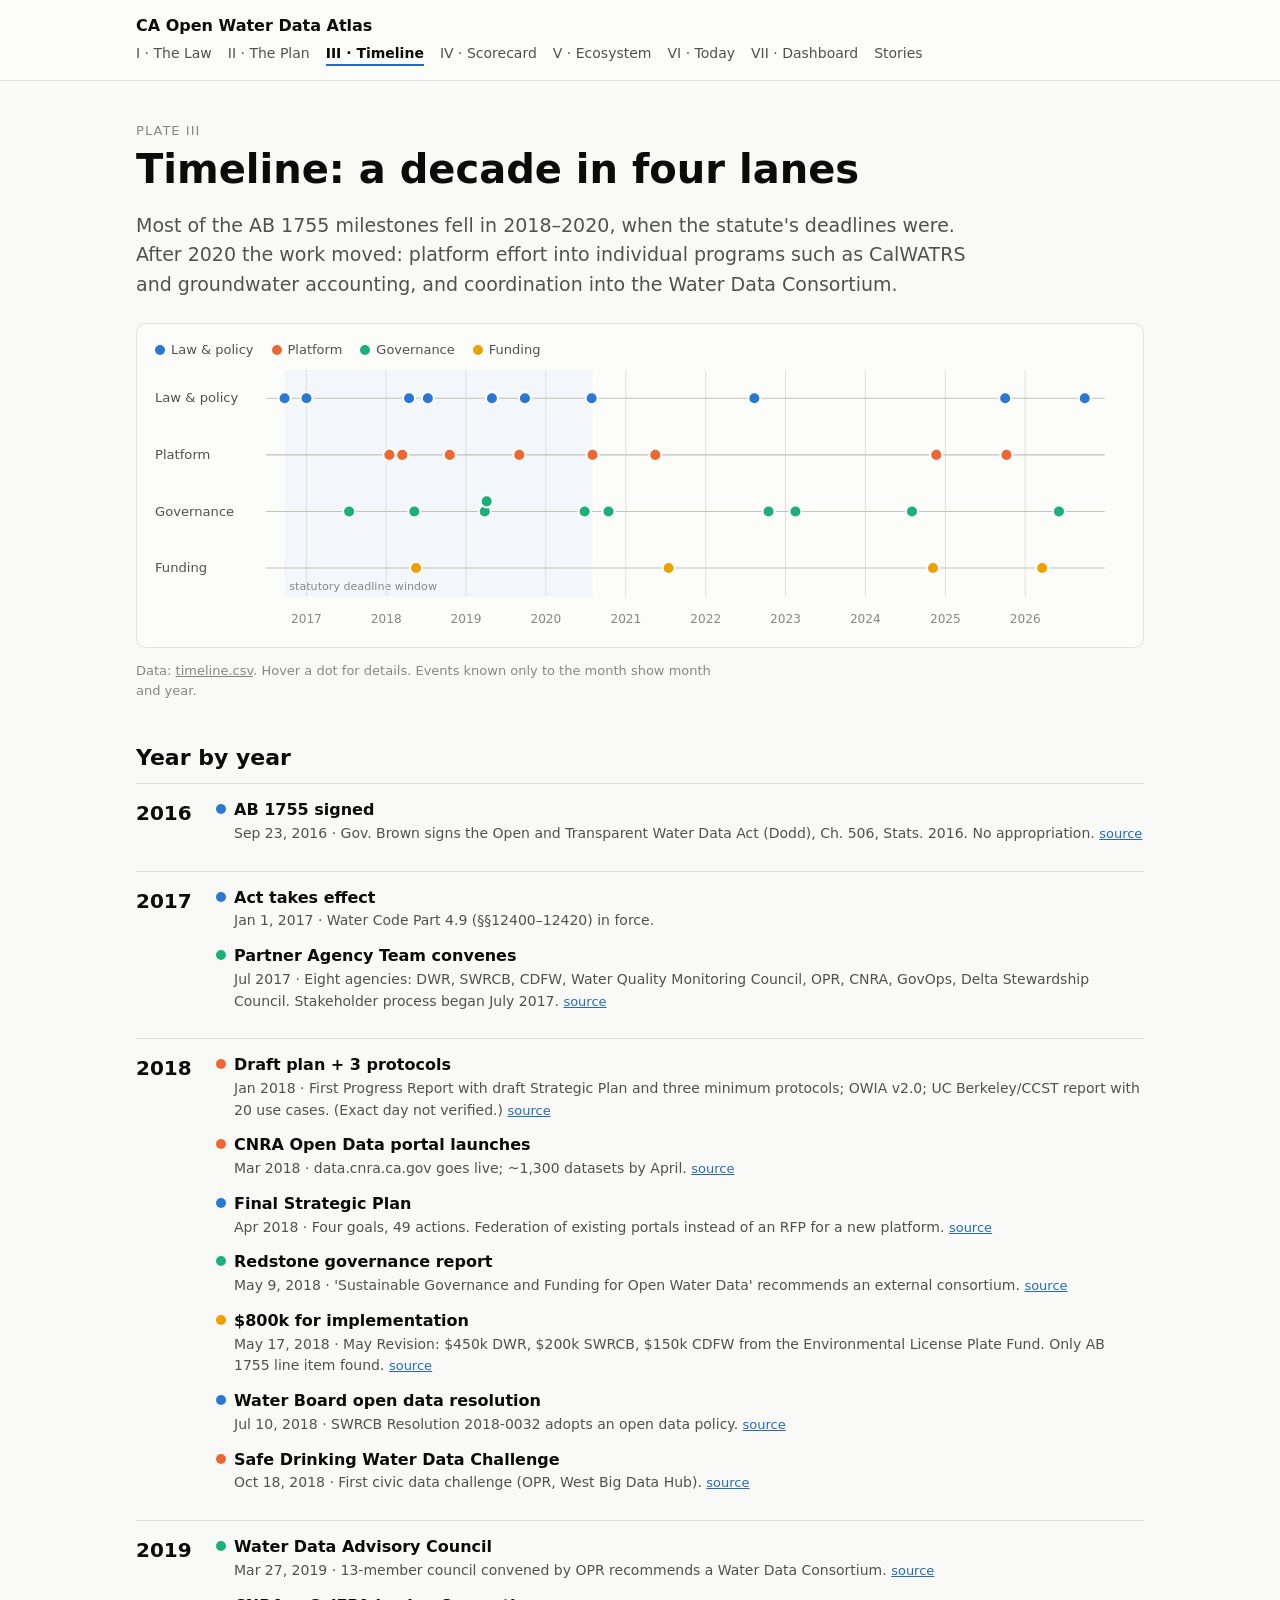
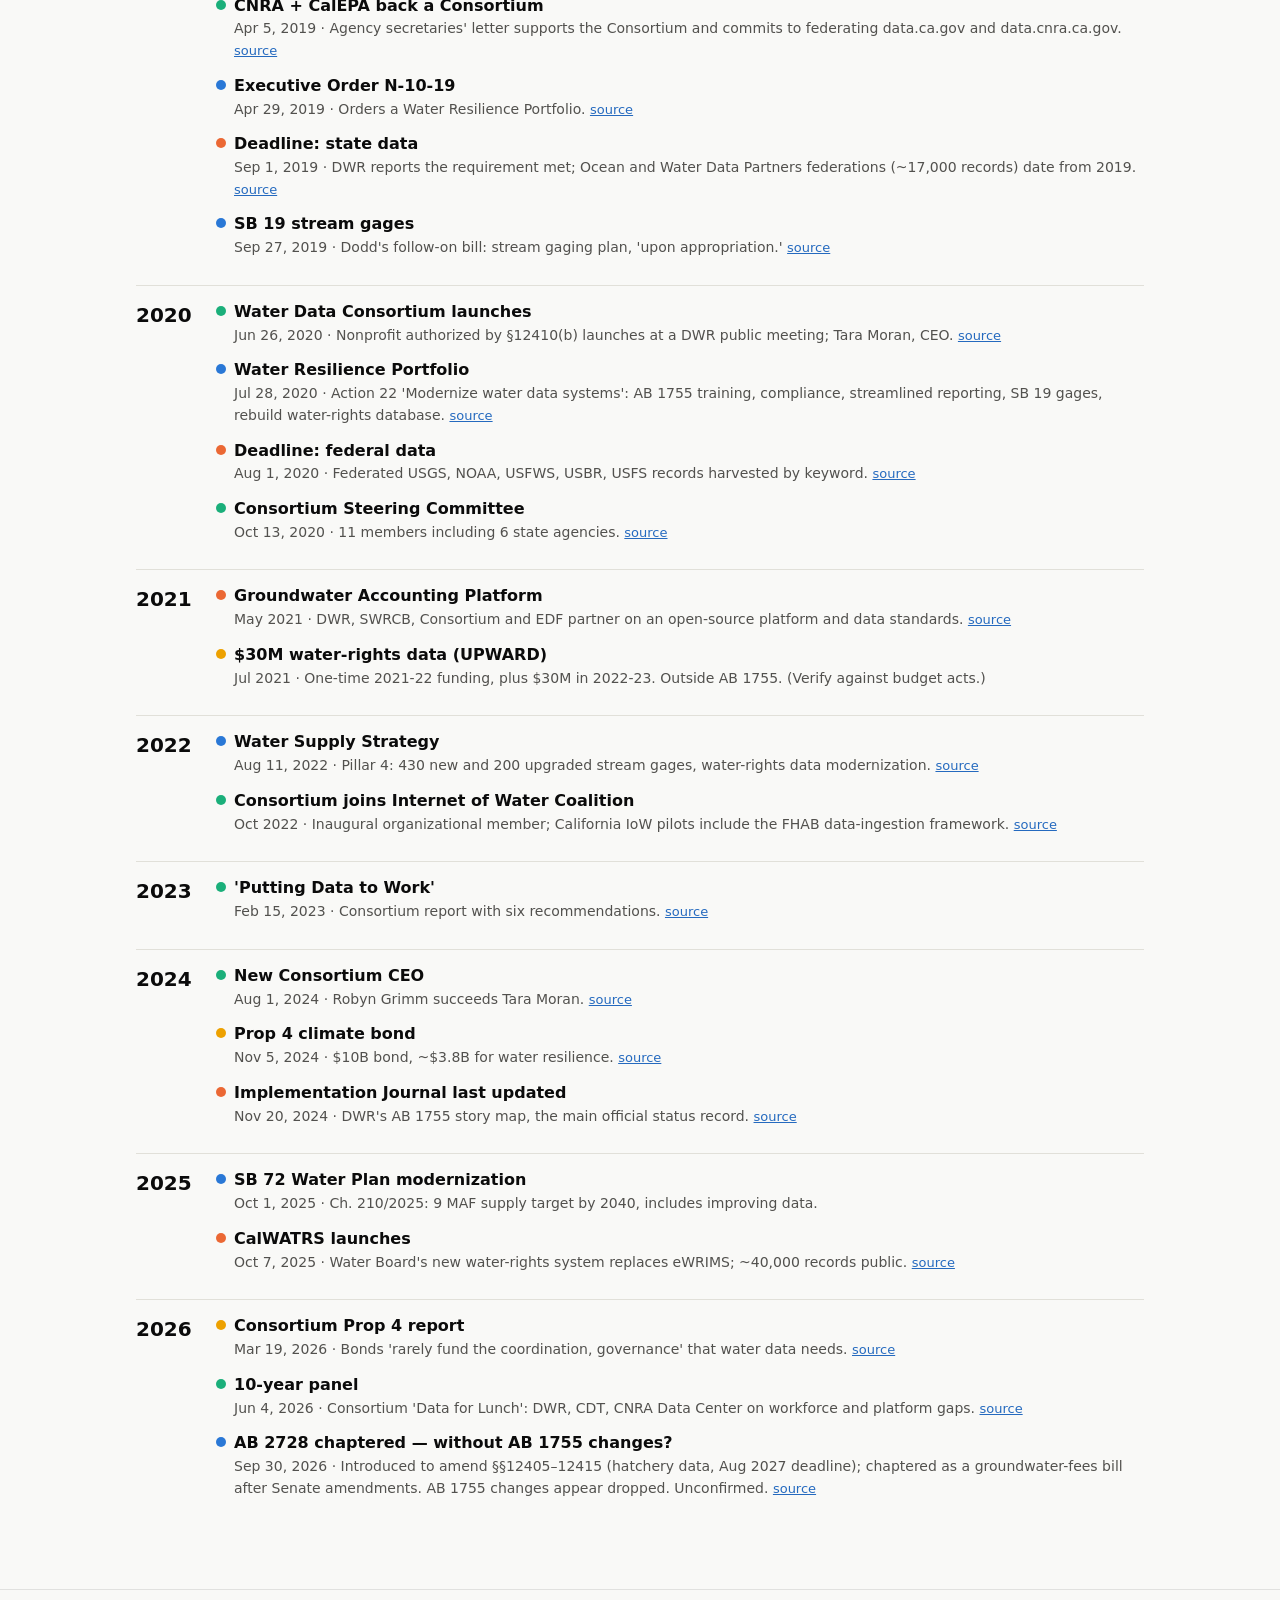
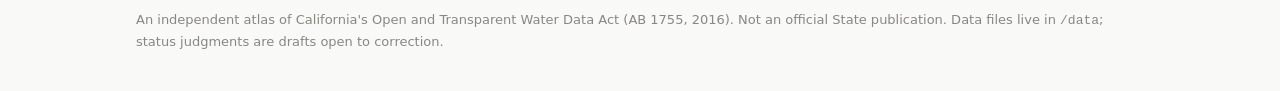
<file: plates/timeline.html>
<!doctype html>
<html lang="en" data-root="../">
<head>
<meta charset="utf-8">
<meta name="viewport" content="width=device-width, initial-scale=1">
<title>Timeline · CA Open Water Data Atlas</title>
<link rel="stylesheet" href="../assets/atlas.css">
<style>
  #lanes svg { width: 100%; height: auto; display: block; }
  .legend { display: flex; flex-wrap: wrap; gap: 6px 18px; font-size: 14px; color: var(--ink-2); margin: 0 0 10px; }
  .year { display: grid; grid-template-columns: 64px 1fr; gap: 0 16px; border-top: 1px solid var(--grid); padding: 14px 0; }
  .year > b { font-size: 20px; }
  .ev { margin: 0 0 12px; }
  .ev .h { font-weight: 600; display: flex; gap: 8px; align-items: baseline; }
  .ev .h .dot { transform: translateY(-1px); }
  .ev .d { color: var(--ink-2); font-size: 14px; margin-left: 18px; }
  .ev .d a { font-size: 13px; }
</style>
</head>
<body>
<main class="wrap">
  <div class="plate-no">Plate III</div>
  <h1>Timeline: a decade in four lanes</h1>
  <p class="lede">Most of the AB 1755 milestones fell in 2018–2020, when the statute's deadlines were. After 2020 the work moved: platform effort into individual programs such as CalWATRS and groundwater accounting, and coordination into the Water Data Consortium.</p>

  <div class="card" style="margin-top:24px">
    <div class="legend" id="legend"></div>
    <div id="lanes"></div>
  </div>
  <p class="src">Data: <a href="../data/timeline.csv">timeline.csv</a>. Hover a dot for details. Events known only to the month show month and year.</p>

  <h2>Year by year</h2>
  <div id="list"></div>
</main>
<script src="../assets/atlas.js"></script>
<script>
(async () => {
  const TRACKS = [["Law & policy", "var(--s1)"], ["Platform", "var(--s2)"], ["Governance", "var(--s3)"], ["Funding", "var(--s4)"]];
  const color = Object.fromEntries(TRACKS);
  const ev = (await loadCSV("data/timeline.csv")).sort((a, b) => a.date.localeCompare(b.date));
  ev.forEach((e, i) => { e.i = i; e.month = e.date.length === 7; e.t = new Date((e.month ? e.date + "-15" : e.date) + "T12:00"); });

  document.getElementById("legend").innerHTML = TRACKS.map(([k, c]) => `<span class="badge"><span class="dot" style="background:${c}"></span>${k}</span>`).join("");

  const W = 960, left = 110, right = 20, laneH = 56, H = laneH * TRACKS.length + 34;
  const t0 = new Date("2016-07-01"), t1 = new Date("2026-12-31");
  const x = d => left + (d - t0) / (t1 - t0) * (W - left - right);
  let s = `<svg viewBox="0 0 ${W} ${H}" role="img" aria-label="Timeline of AB 1755 events by track, 2016 to 2026">`;
  // Shade the statutory-deadline window.
  s += `<rect x="${x(new Date("2016-09-23"))}" y="0" width="${x(new Date("2020-08-01")) - x(new Date("2016-09-23"))}" height="${laneH * TRACKS.length}" fill="var(--accent-wash)" opacity=".2"/>`;
  s += `<text x="${x(new Date("2016-10-15"))}" y="${laneH * TRACKS.length - 6}" font-size="11" fill="var(--muted)">statutory deadline window</text>`;
  for (let y = 2017; y <= 2026; y++) {
    const xx = x(new Date(`${y}-01-01`));
    s += `<line x1="${xx}" x2="${xx}" y1="0" y2="${laneH * TRACKS.length}" stroke="var(--grid)"/><text x="${xx}" y="${H - 8}" text-anchor="middle" font-size="12" fill="var(--muted)">${y}</text>`;
  }
  TRACKS.forEach(([k, c], li) => {
    const cy = li * laneH + laneH / 2;
    s += `<text x="0" y="${cy + 4}" font-size="13" fill="var(--ink-2)">${k}</text>`;
    s += `<line x1="${left}" x2="${W - right}" y1="${cy}" y2="${cy}" stroke="var(--axis)" stroke-width="1"/>`;
    let lastX = -99, off = 0;
    ev.filter(e => e.track === k).forEach(e => {
      const cx = x(e.t);
      off = cx - lastX < 11 ? (off === 0 ? -10 : off === -10 ? 10 : 0) : 0; // nudge near-collisions
      lastX = cx;
      s += `<g class="e" data-i="${e.i}"><circle cx="${cx}" cy="${cy + off}" r="11" fill="transparent"/><circle cx="${cx}" cy="${cy + off}" r="6" fill="${c}" stroke="var(--surface)" stroke-width="2"/></g>`;
    });
  });
  document.getElementById("lanes").innerHTML = s + "</svg>";
  const fmt = e => e.t.toLocaleDateString("en-US", e.month ? { year: "numeric", month: "short" } : { year: "numeric", month: "short", day: "numeric" });
  document.querySelectorAll("#lanes .e").forEach(g => {
    const e = ev[g.dataset.i];
    g.addEventListener("mousemove", m => tip.show(`<b>${esc(e.event)}</b><br><span class="src">${fmt(e)} · ${esc(e.track)}</span><br>${esc(e.detail)}`, m));
    g.addEventListener("mouseleave", tip.hide);
  });

  const link = src => !src ? "" : ` <a href="${/^https?:/.test(src) ? src : "../" + src}">source</a>`;
  const years = [...new Set(ev.map(e => e.date.slice(0, 4)))];
  document.getElementById("list").innerHTML = years.map(y => `<div class="year"><b>${y}</b><div>${
    ev.filter(e => e.date.startsWith(y)).map(e => `<div class="ev"><div class="h"><span class="dot" style="background:${color[e.track]}"></span>${esc(e.event)}</div><div class="d">${fmt(e)} · ${esc(e.detail)}${link(e.source)}</div></div>`).join("")
  }</div></div>`).join("");
})();
</script>
</body>
</html>
</file>
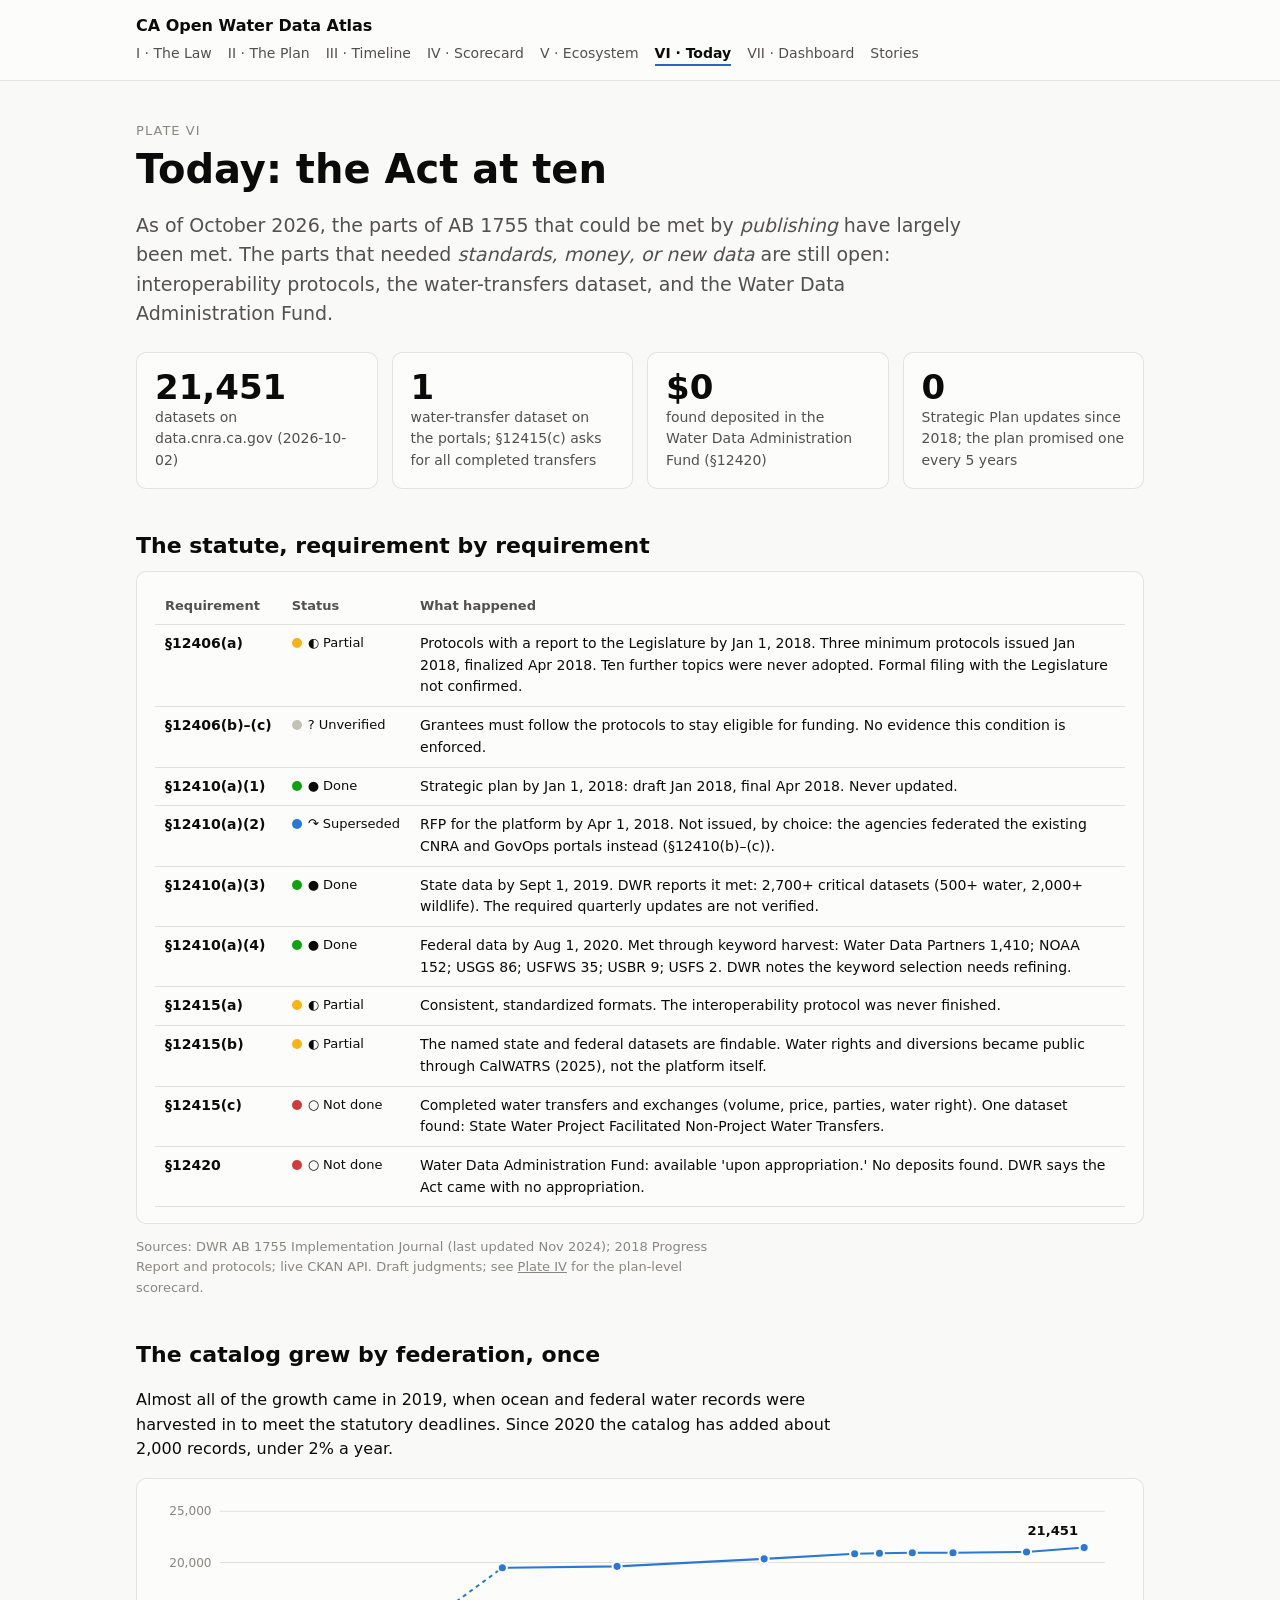
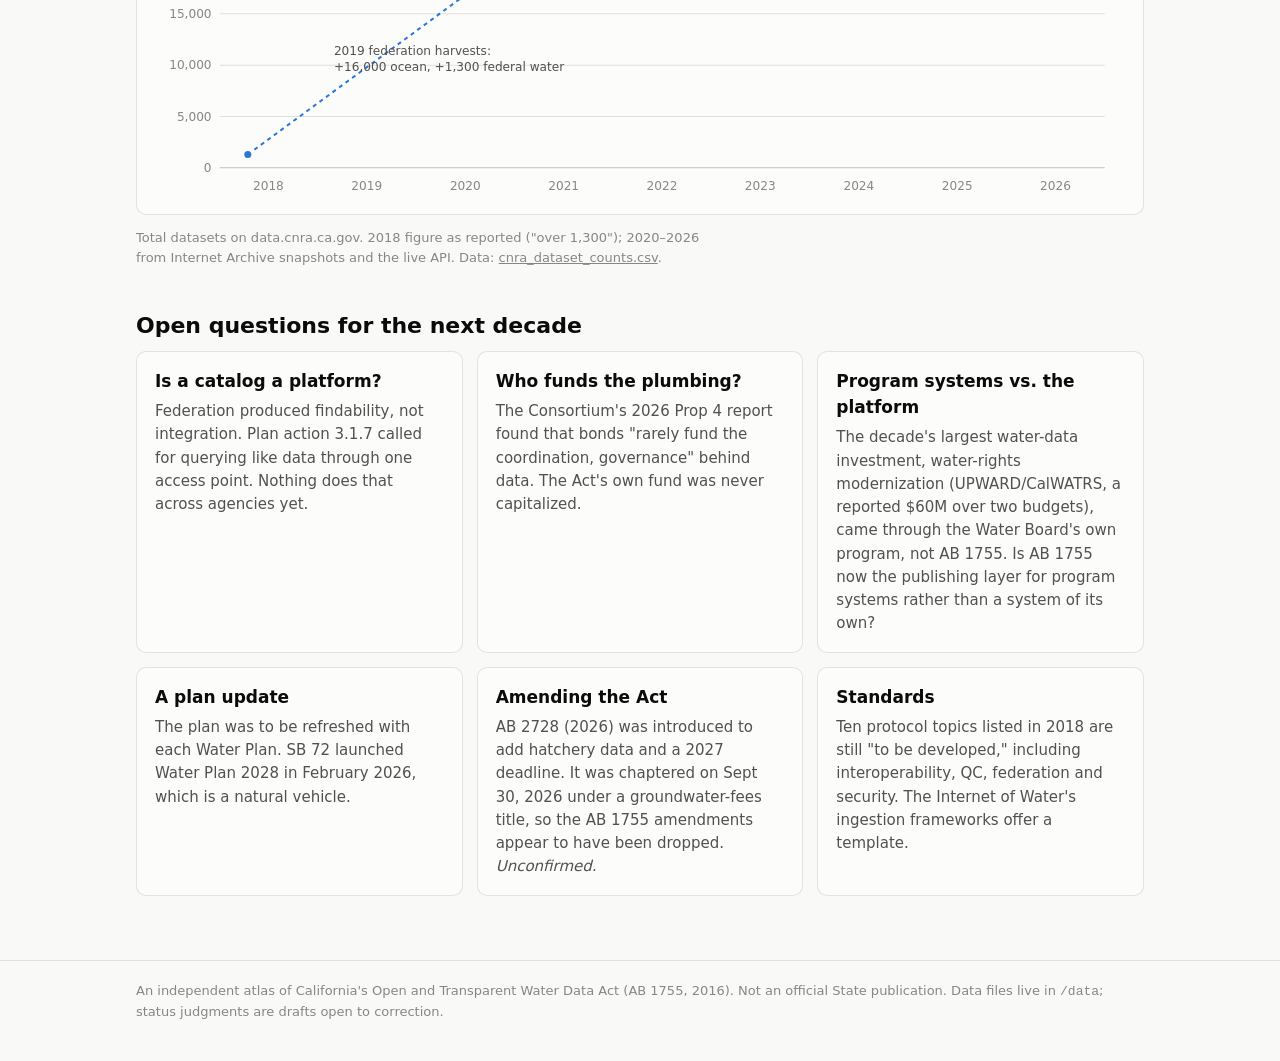
<file: plates/today.html>
<!doctype html>
<html lang="en" data-root="../">
<head>
<meta charset="utf-8">
<meta name="viewport" content="width=device-width, initial-scale=1">
<title>Today · CA Open Water Data Atlas</title>
<link rel="stylesheet" href="../assets/atlas.css">
<style>
  #growth svg { width: 100%; height: auto; display: block; }
  td.req { font-weight: 600; white-space: nowrap; }
  .next { display: grid; gap: 14px; grid-template-columns: repeat(auto-fit, minmax(260px, 1fr)); }
  .next h3 { margin-top: 0; }
  .next p { margin: 0; font-size: 15px; color: var(--ink-2); }
</style>
</head>
<body>
<main class="wrap">
  <div class="plate-no">Plate VI</div>
  <h1>Today: the Act at ten</h1>
  <p class="lede">As of October 2026, the parts of AB 1755 that could be met by <em>publishing</em> have largely been met. The parts that needed <em>standards, money, or new data</em> are still open: interoperability protocols, the water-transfers dataset, and the Water Data Administration Fund.</p>

  <div class="grid" style="margin-top:24px">
    <div class="card stat"><div class="v">21,451</div><div class="l">datasets on data.cnra.ca.gov (2026-10-02)</div></div>
    <div class="card stat"><div class="v">1</div><div class="l">water-transfer dataset on the portals; §12415(c) asks for all completed transfers</div></div>
    <div class="card stat"><div class="v">$0</div><div class="l">found deposited in the Water Data Administration Fund (§12420)</div></div>
    <div class="card stat"><div class="v">0</div><div class="l">Strategic Plan updates since 2018; the plan promised one every 5 years</div></div>
  </div>

  <h2>The statute, requirement by requirement</h2>
  <div class="card tbl-scroll"><table>
    <thead><tr><th>Requirement</th><th>Status</th><th>What happened</th></tr></thead>
    <tbody id="req"></tbody>
  </table></div>
  <p class="src">Sources: DWR AB 1755 Implementation Journal (last updated Nov 2024); 2018 Progress Report and protocols; live CKAN API. Draft judgments; see <a href="scorecard.html">Plate IV</a> for the plan-level scorecard.</p>

  <h2>The catalog grew by federation, once</h2>
  <p>Almost all of the growth came in 2019, when ocean and federal water records were harvested in to meet the statutory deadlines. Since 2020 the catalog has added about 2,000 records, under 2% a year.</p>
  <div class="card" id="growth"></div>
  <p class="src">Total datasets on data.cnra.ca.gov. 2018 figure as reported ("over 1,300"); 2020–2026 from Internet Archive snapshots and the live API. Data: <a href="../data/cnra_dataset_counts.csv">cnra_dataset_counts.csv</a>.</p>

  <h2>Open questions for the next decade</h2>
  <div class="next">
    <div class="card"><h3>Is a catalog a platform?</h3><p>Federation produced findability, not integration. Plan action 3.1.7 called for querying like data through one access point. Nothing does that across agencies yet.</p></div>
    <div class="card"><h3>Who funds the plumbing?</h3><p>The Consortium's 2026 Prop 4 report found that bonds "rarely fund the coordination, governance" behind data. The Act's own fund was never capitalized.</p></div>
    <div class="card"><h3>Program systems vs. the platform</h3><p>The decade's largest water-data investment, water-rights modernization (UPWARD/CalWATRS, a reported $60M over two budgets), came through the Water Board's own program, not AB 1755. Is AB 1755 now the publishing layer for program systems rather than a system of its own?</p></div>
    <div class="card"><h3>A plan update</h3><p>The plan was to be refreshed with each Water Plan. SB 72 launched Water Plan 2028 in February 2026, which is a natural vehicle.</p></div>
    <div class="card"><h3>Amending the Act</h3><p>AB 2728 (2026) was introduced to add hatchery data and a 2027 deadline. It was chaptered on Sept 30, 2026 under a groundwater-fees title, so the AB 1755 amendments appear to have been dropped. <em>Unconfirmed.</em></p></div>
    <div class="card"><h3>Standards</h3><p>Ten protocol topics listed in 2018 are still "to be developed," including interoperability, QC, federation and security. The Internet of Water's ingestion frameworks offer a template.</p></div>
  </div>
</main>
<script src="../assets/atlas.js"></script>
<script>
(async () => {
  const REQ = [
    ["§12406(a)", "partial", "Protocols with a report to the Legislature by Jan 1, 2018. Three minimum protocols issued Jan 2018, finalized Apr 2018. Ten further topics were never adopted. Formal filing with the Legislature not confirmed."],
    ["§12406(b)–(c)", "unverified", "Grantees must follow the protocols to stay eligible for funding. No evidence this condition is enforced."],
    ["§12410(a)(1)", "done", "Strategic plan by Jan 1, 2018: draft Jan 2018, final Apr 2018. Never updated."],
    ["§12410(a)(2)", "superseded", "RFP for the platform by Apr 1, 2018. Not issued, by choice: the agencies federated the existing CNRA and GovOps portals instead (§12410(b)–(c))."],
    ["§12410(a)(3)", "done", "State data by Sept 1, 2019. DWR reports it met: 2,700+ critical datasets (500+ water, 2,000+ wildlife). The required quarterly updates are not verified."],
    ["§12410(a)(4)", "done", "Federal data by Aug 1, 2020. Met through keyword harvest: Water Data Partners 1,410; NOAA 152; USGS 86; USFWS 35; USBR 9; USFS 2. DWR notes the keyword selection needs refining."],
    ["§12415(a)", "partial", "Consistent, standardized formats. The interoperability protocol was never finished."],
    ["§12415(b)", "partial", "The named state and federal datasets are findable. Water rights and diversions became public through CalWATRS (2025), not the platform itself."],
    ["§12415(c)", "not_done", "Completed water transfers and exchanges (volume, price, parties, water right). One dataset found: State Water Project Facilitated Non-Project Water Transfers."],
    ["§12420", "not_done", "Water Data Administration Fund: available 'upon appropriation.' No deposits found. DWR says the Act came with no appropriation."],
  ];
  const badge = k => `<span class="badge"><span class="dot" style="background:${STATUS[k].color}"></span>${STATUS[k].icon} ${STATUS[k].label}</span>`;
  document.getElementById("req").innerHTML = REQ.map(([s, k, t]) => `<tr><td class="req">${s}</td><td>${badge(k)}</td><td>${esc(t)}</td></tr>`).join("");

  const pts = (await loadCSV("data/cnra_dataset_counts.csv"))
    .filter(r => r.metric === "data.cnra.ca.gov total datasets")
    .map(r => ({ d: new Date(r.date.slice(0, 7) + "-15T12:00"), v: parseInt(r.value), label: r.date.replace(" (approx)", ""), method: r.method }));
  const W = 960, H = 300, L = 64, R = 20, T = 16, B = 30;
  const t0 = new Date("2018-01-01"), t1 = new Date("2026-12-31");
  const x = d => L + (d - t0) / (t1 - t0) * (W - L - R);
  const y = v => T + (1 - v / 25000) * (H - T - B);
  let s = `<svg viewBox="0 0 ${W} ${H}" role="img" aria-label="data.cnra.ca.gov dataset count, 2018 to 2026">`;
  for (let v = 0; v <= 25000; v += 5000) s += `<line x1="${L}" x2="${W - R}" y1="${y(v)}" y2="${y(v)}" stroke="${v ? "var(--grid)" : "var(--axis)"}"/><text x="${L - 8}" y="${y(v) + 4}" text-anchor="end" font-size="12" fill="var(--muted)" style="font-variant-numeric:tabular-nums">${v.toLocaleString()}</text>`;
  for (let yr = 2018; yr <= 2026; yr++) s += `<text x="${x(new Date(yr + "-07-01"))}" y="${H - 8}" text-anchor="middle" font-size="12" fill="var(--muted)">${yr}</text>`;
  // Gap between the 2018 report and first snapshot: dashed, because no observations exist in between.
  s += `<path d="M${x(pts[0].d)},${y(pts[0].v)} L${x(pts[1].d)},${y(pts[1].v)}" stroke="var(--s1)" stroke-width="2" stroke-dasharray="4 4" fill="none"/>`;
  s += `<path d="${pts.slice(1).map((p, i) => (i ? "L" : "M") + x(p.d) + "," + y(p.v)).join(" ")}" stroke="var(--s1)" stroke-width="2" fill="none"/>`;
  s += `<text x="${x(new Date("2019-03-01"))}" y="${y(11000)}" font-size="12" fill="var(--ink-2)">2019 federation harvests:</text><text x="${x(new Date("2019-03-01"))}" y="${y(11000) + 16}" font-size="12" fill="var(--ink-2)">+16,000 ocean, +1,300 federal water</text>`;
  pts.forEach((p, i) => s += `<g class="p" data-i="${i}"><circle cx="${x(p.d)}" cy="${y(p.v)}" r="12" fill="transparent"/><circle cx="${x(p.d)}" cy="${y(p.v)}" r="4.5" fill="var(--s1)" stroke="var(--surface)" stroke-width="2"/></g>`);
  const last = pts[pts.length - 1];
  s += `<text x="${x(last.d) - 6}" y="${y(last.v) - 12}" text-anchor="end" font-size="13" font-weight="600" fill="var(--ink)">${last.v.toLocaleString()}</text>`;
  document.getElementById("growth").innerHTML = s + "</svg>";
  document.querySelectorAll("#growth .p").forEach(g => {
    const p = pts[g.dataset.i];
    g.addEventListener("mousemove", e => tip.show(`<b>${p.v.toLocaleString()} datasets</b><br>${esc(p.label)}<br><span class="src">${esc(p.method)}</span>`, e));
    g.addEventListener("mouseleave", tip.hide);
  });
})();
</script>
</body>
</html>
</file>
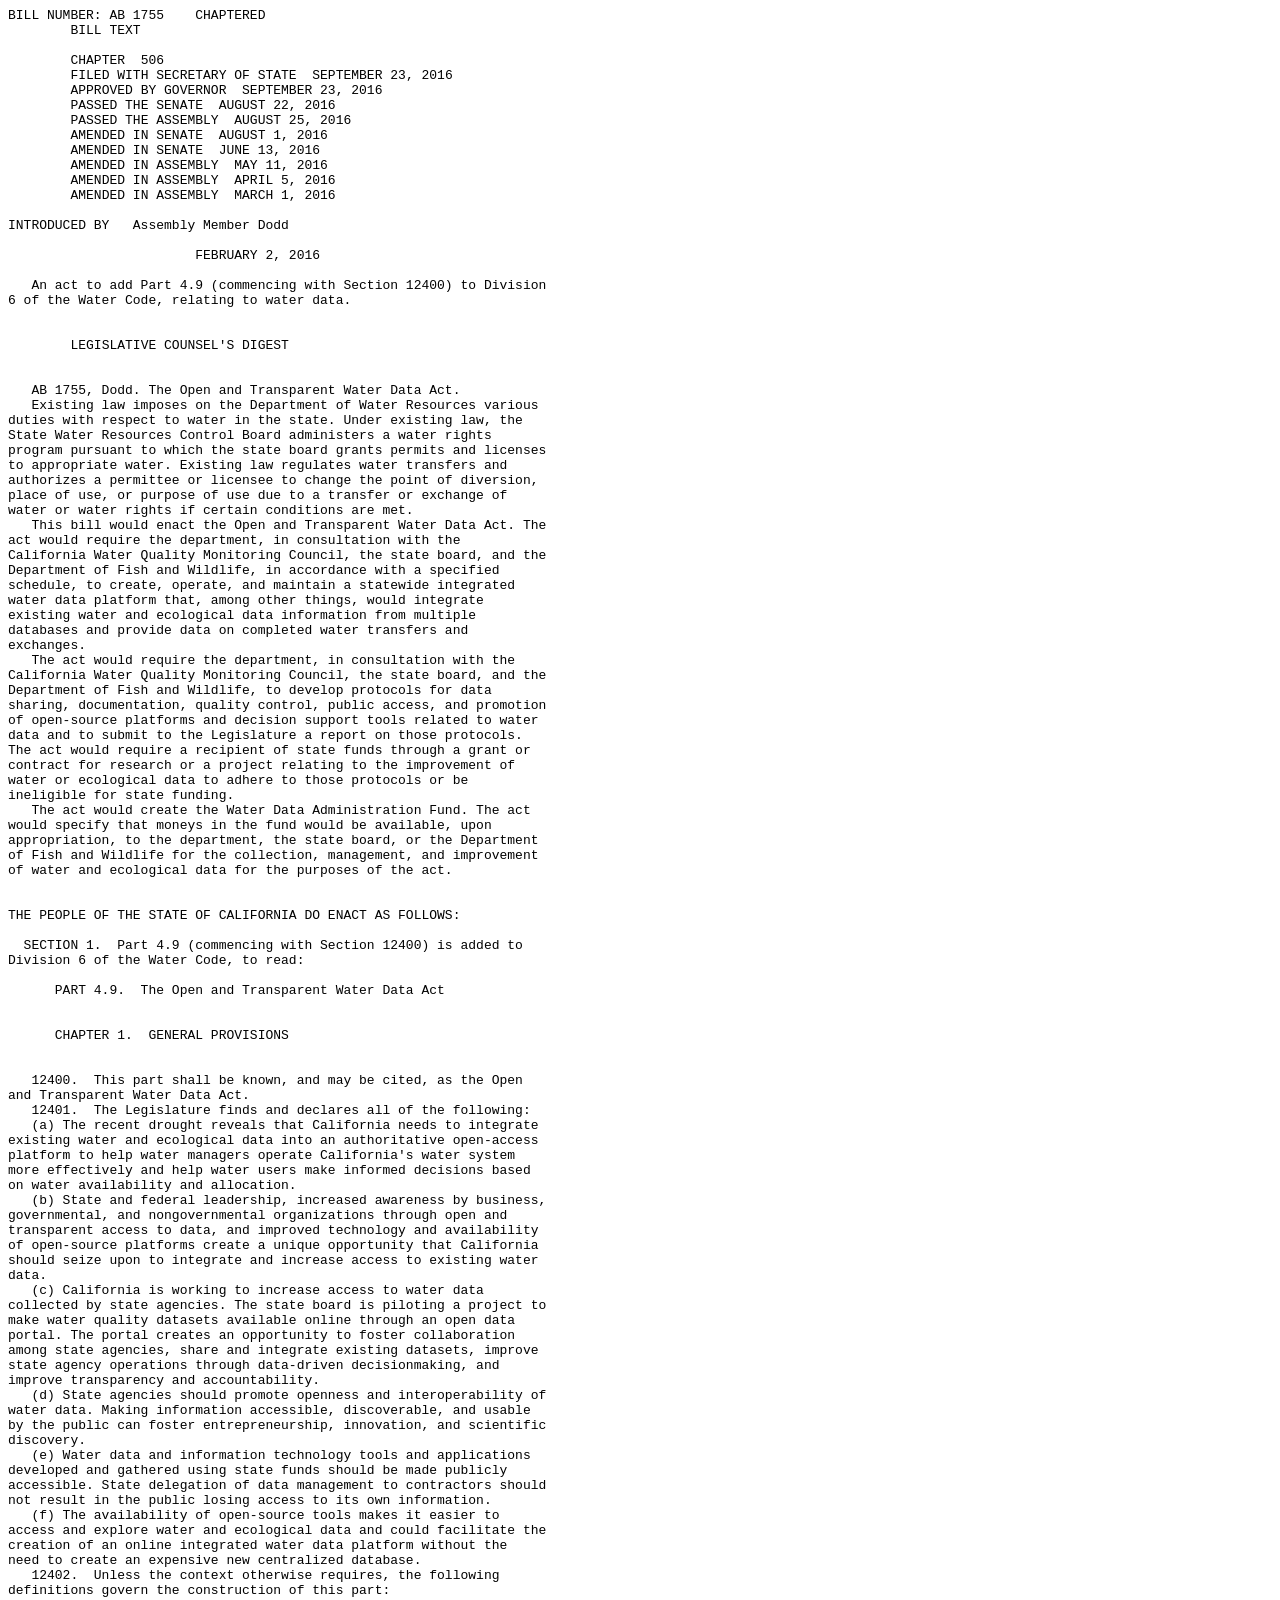
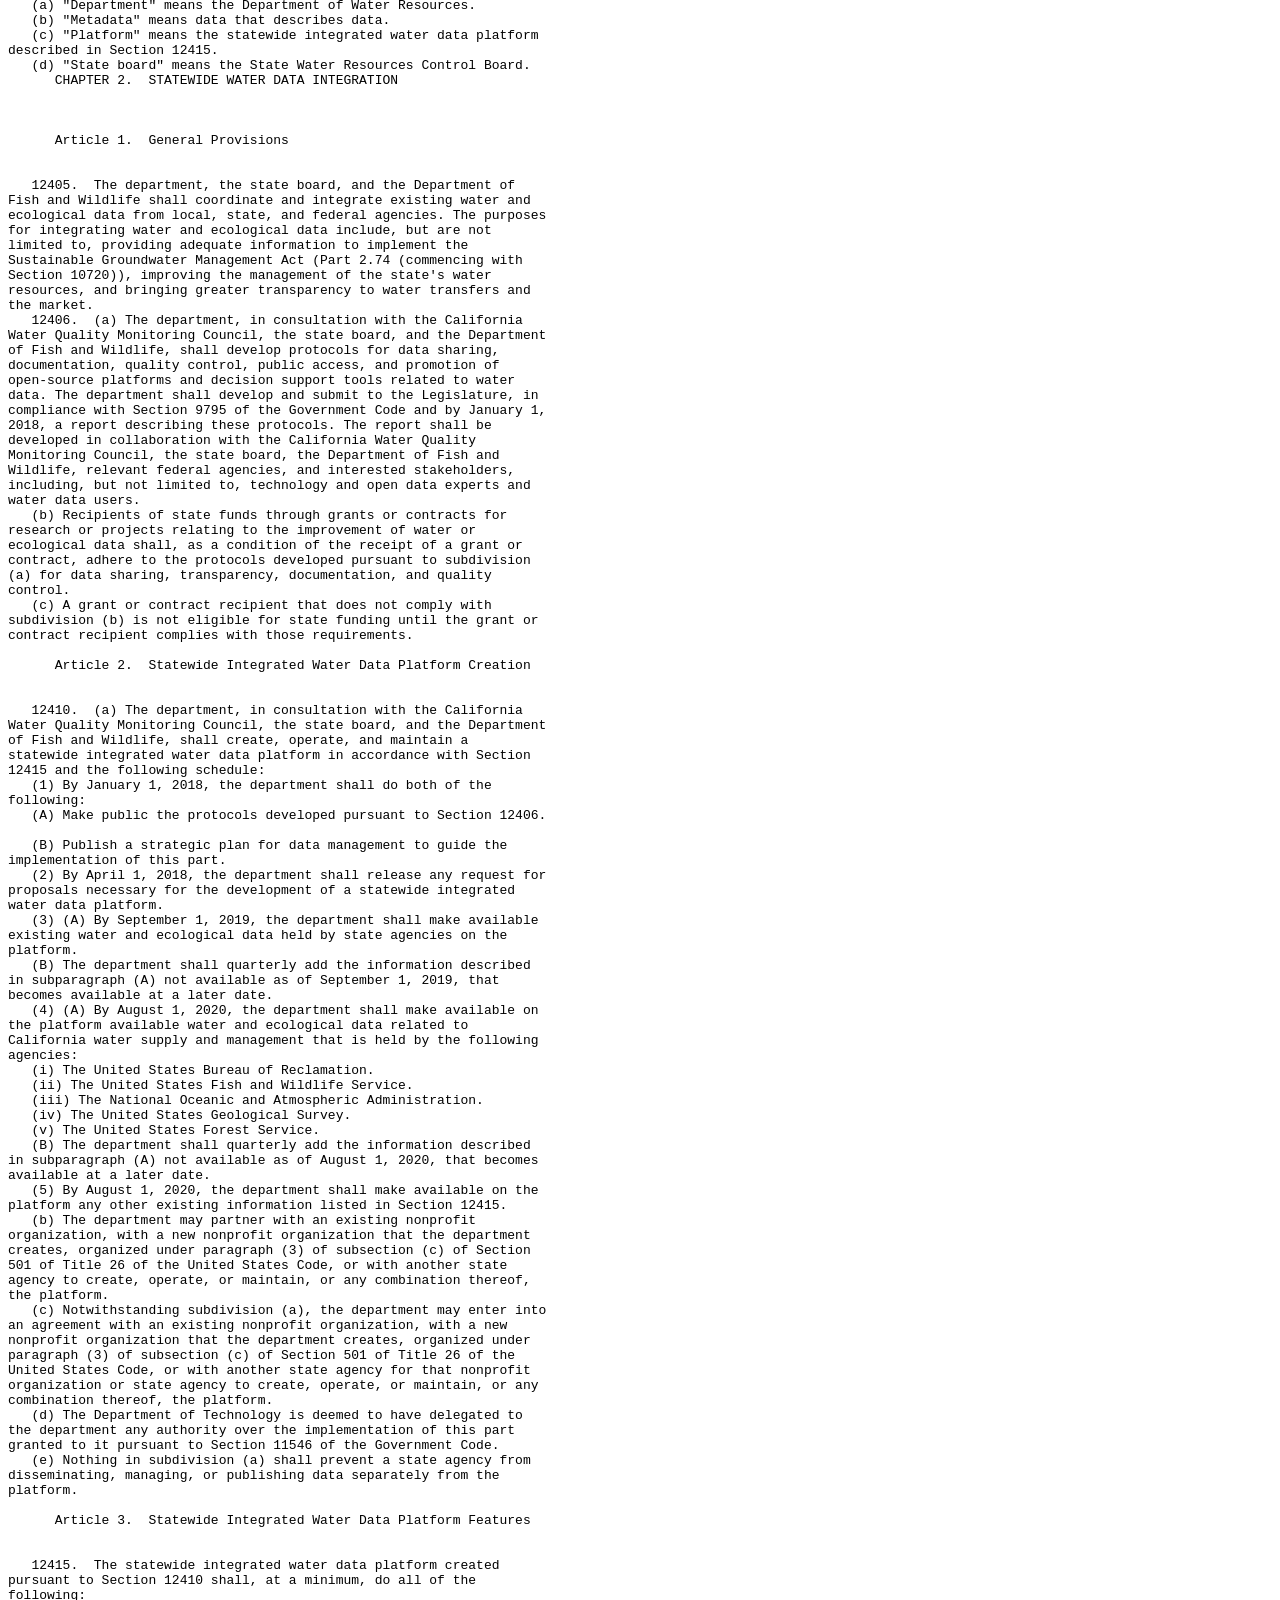
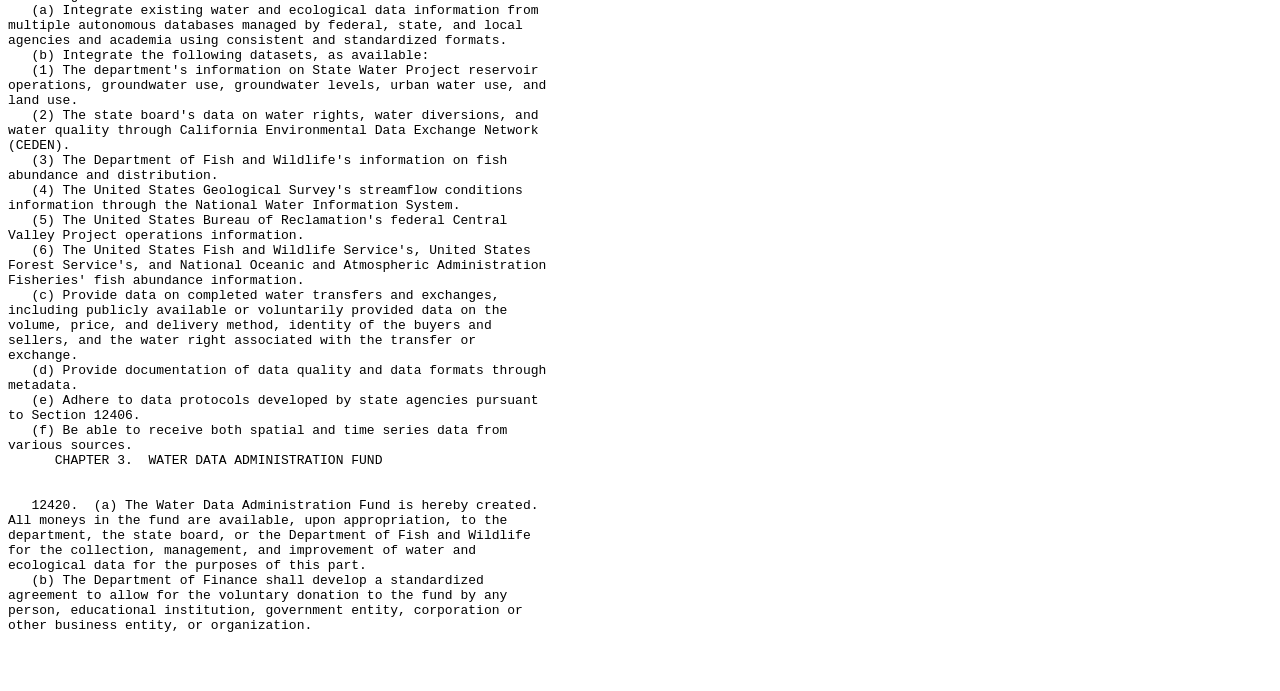
<file: sources/ab1755_chaptered.html>
<!DOCTYPE HTML PUBLIC "-//IETF//DTD HTML//">
<head>
<title>
AB 1755   Assembly Bill	- CHAPTERED
</title>
<meta name="MEASURE" content="AB 1755   ">
<meta name="HOUSE" content="Assembly">
<meta name="TYPE" content="Assembly Bill">
<meta name="DESCRIPTION" content="CHAPTERED ">
<meta name="TOPIC" content="The Open and Transparent Water Data Act.	">
<meta name="AUTHOR" content="Dodd
">
<meta name="COAUTHOR" content="
	Assembly
	Member
	Dodd
">
<meta name="FILEDATE" content="20160923">
<! ****** document data starts here ******>
</head>
<body>
<pre>
BILL NUMBER: AB 1755	CHAPTERED
	BILL TEXT

	CHAPTER  506
	FILED WITH SECRETARY OF STATE  SEPTEMBER 23, 2016
	APPROVED BY GOVERNOR  SEPTEMBER 23, 2016
	PASSED THE SENATE  AUGUST 22, 2016
	PASSED THE ASSEMBLY  AUGUST 25, 2016
	AMENDED IN SENATE  AUGUST 1, 2016
	AMENDED IN SENATE  JUNE 13, 2016
	AMENDED IN ASSEMBLY  MAY 11, 2016
	AMENDED IN ASSEMBLY  APRIL 5, 2016
	AMENDED IN ASSEMBLY  MARCH 1, 2016

INTRODUCED BY   Assembly Member Dodd

                        FEBRUARY 2, 2016

   An act to add Part 4.9 (commencing with Section 12400) to Division
6 of the Water Code, relating to water data.


	LEGISLATIVE COUNSEL'S DIGEST


   AB 1755, Dodd. The Open and Transparent Water Data Act.
   Existing law imposes on the Department of Water Resources various
duties with respect to water in the state. Under existing law, the
State Water Resources Control Board administers a water rights
program pursuant to which the state board grants permits and licenses
to appropriate water. Existing law regulates water transfers and
authorizes a permittee or licensee to change the point of diversion,
place of use, or purpose of use due to a transfer or exchange of
water or water rights if certain conditions are met.
   This bill would enact the Open and Transparent Water Data Act. The
act would require the department, in consultation with the
California Water Quality Monitoring Council, the state board, and the
Department of Fish and Wildlife, in accordance with a specified
schedule, to create, operate, and maintain a statewide integrated
water data platform that, among other things, would integrate
existing water and ecological data information from multiple
databases and provide data on completed water transfers and
exchanges.
   The act would require the department, in consultation with the
California Water Quality Monitoring Council, the state board, and the
Department of Fish and Wildlife, to develop protocols for data
sharing, documentation, quality control, public access, and promotion
of open-source platforms and decision support tools related to water
data and to submit to the Legislature a report on those protocols.
The act would require a recipient of state funds through a grant or
contract for research or a project relating to the improvement of
water or ecological data to adhere to those protocols or be
ineligible for state funding.
   The act would create the Water Data Administration Fund. The act
would specify that moneys in the fund would be available, upon
appropriation, to the department, the state board, or the Department
of Fish and Wildlife for the collection, management, and improvement
of water and ecological data for the purposes of the act.


THE PEOPLE OF THE STATE OF CALIFORNIA DO ENACT AS FOLLOWS:

  SECTION 1.  Part 4.9 (commencing with Section 12400) is added to
Division 6 of the Water Code, to read:

      PART 4.9.  The Open and Transparent Water Data Act


      CHAPTER 1.  GENERAL PROVISIONS


   12400.  This part shall be known, and may be cited, as the Open
and Transparent Water Data Act.
   12401.  The Legislature finds and declares all of the following:
   (a) The recent drought reveals that California needs to integrate
existing water and ecological data into an authoritative open-access
platform to help water managers operate California's water system
more effectively and help water users make informed decisions based
on water availability and allocation.
   (b) State and federal leadership, increased awareness by business,
governmental, and nongovernmental organizations through open and
transparent access to data, and improved technology and availability
of open-source platforms create a unique opportunity that California
should seize upon to integrate and increase access to existing water
data.
   (c) California is working to increase access to water data
collected by state agencies. The state board is piloting a project to
make water quality datasets available online through an open data
portal. The portal creates an opportunity to foster collaboration
among state agencies, share and integrate existing datasets, improve
state agency operations through data-driven decisionmaking, and
improve transparency and accountability.
   (d) State agencies should promote openness and interoperability of
water data. Making information accessible, discoverable, and usable
by the public can foster entrepreneurship, innovation, and scientific
discovery.
   (e) Water data and information technology tools and applications
developed and gathered using state funds should be made publicly
accessible. State delegation of data management to contractors should
not result in the public losing access to its own information.
   (f) The availability of open-source tools makes it easier to
access and explore water and ecological data and could facilitate the
creation of an online integrated water data platform without the
need to create an expensive new centralized database.
   12402.  Unless the context otherwise requires, the following
definitions govern the construction of this part:
   (a) "Department" means the Department of Water Resources.
   (b) "Metadata" means data that describes data.
   (c) "Platform" means the statewide integrated water data platform
described in Section 12415.
   (d) "State board" means the State Water Resources Control Board.
      CHAPTER 2.  STATEWIDE WATER DATA INTEGRATION



      Article 1.  General Provisions


   12405.  The department, the state board, and the Department of
Fish and Wildlife shall coordinate and integrate existing water and
ecological data from local, state, and federal agencies. The purposes
for integrating water and ecological data include, but are not
limited to, providing adequate information to implement the
Sustainable Groundwater Management Act (Part 2.74 (commencing with
Section 10720)), improving the management of the state's water
resources, and bringing greater transparency to water transfers and
the market.
   12406.  (a) The department, in consultation with the California
Water Quality Monitoring Council, the state board, and the Department
of Fish and Wildlife, shall develop protocols for data sharing,
documentation, quality control, public access, and promotion of
open-source platforms and decision support tools related to water
data. The department shall develop and submit to the Legislature, in
compliance with Section 9795 of the Government Code and by January 1,
2018, a report describing these protocols. The report shall be
developed in collaboration with the California Water Quality
Monitoring Council, the state board, the Department of Fish and
Wildlife, relevant federal agencies, and interested stakeholders,
including, but not limited to, technology and open data experts and
water data users.
   (b) Recipients of state funds through grants or contracts for
research or projects relating to the improvement of water or
ecological data shall, as a condition of the receipt of a grant or
contract, adhere to the protocols developed pursuant to subdivision
(a) for data sharing, transparency, documentation, and quality
control.
   (c) A grant or contract recipient that does not comply with
subdivision (b) is not eligible for state funding until the grant or
contract recipient complies with those requirements.

      Article 2.  Statewide Integrated Water Data Platform Creation


   12410.  (a) The department, in consultation with the California
Water Quality Monitoring Council, the state board, and the Department
of Fish and Wildlife, shall create, operate, and maintain a
statewide integrated water data platform in accordance with Section
12415 and the following schedule:
   (1) By January 1, 2018, the department shall do both of the
following:
   (A) Make public the protocols developed pursuant to Section 12406.

   (B) Publish a strategic plan for data management to guide the
implementation of this part.
   (2) By April 1, 2018, the department shall release any request for
proposals necessary for the development of a statewide integrated
water data platform.
   (3) (A) By September 1, 2019, the department shall make available
existing water and ecological data held by state agencies on the
platform.
   (B) The department shall quarterly add the information described
in subparagraph (A) not available as of September 1, 2019, that
becomes available at a later date.
   (4) (A) By August 1, 2020, the department shall make available on
the platform available water and ecological data related to
California water supply and management that is held by the following
agencies:
   (i) The United States Bureau of Reclamation.
   (ii) The United States Fish and Wildlife Service.
   (iii) The National Oceanic and Atmospheric Administration.
   (iv) The United States Geological Survey.
   (v) The United States Forest Service.
   (B) The department shall quarterly add the information described
in subparagraph (A) not available as of August 1, 2020, that becomes
available at a later date.
   (5) By August 1, 2020, the department shall make available on the
platform any other existing information listed in Section 12415.
   (b) The department may partner with an existing nonprofit
organization, with a new nonprofit organization that the department
creates, organized under paragraph (3) of subsection (c) of Section
501 of Title 26 of the United States Code, or with another state
agency to create, operate, or maintain, or any combination thereof,
the platform.
   (c) Notwithstanding subdivision (a), the department may enter into
an agreement with an existing nonprofit organization, with a new
nonprofit organization that the department creates, organized under
paragraph (3) of subsection (c) of Section 501 of Title 26 of the
United States Code, or with another state agency for that nonprofit
organization or state agency to create, operate, or maintain, or any
combination thereof, the platform.
   (d) The Department of Technology is deemed to have delegated to
the department any authority over the implementation of this part
granted to it pursuant to Section 11546 of the Government Code.
   (e) Nothing in subdivision (a) shall prevent a state agency from
disseminating, managing, or publishing data separately from the
platform.

      Article 3.  Statewide Integrated Water Data Platform Features


   12415.  The statewide integrated water data platform created
pursuant to Section 12410 shall, at a minimum, do all of the
following:
   (a) Integrate existing water and ecological data information from
multiple autonomous databases managed by federal, state, and local
agencies and academia using consistent and standardized formats.
   (b) Integrate the following datasets, as available:
   (1) The department's information on State Water Project reservoir
operations, groundwater use, groundwater levels, urban water use, and
land use.
   (2) The state board's data on water rights, water diversions, and
water quality through California Environmental Data Exchange Network
(CEDEN).
   (3) The Department of Fish and Wildlife's information on fish
abundance and distribution.
   (4) The United States Geological Survey's streamflow conditions
information through the National Water Information System.
   (5) The United States Bureau of Reclamation's federal Central
Valley Project operations information.
   (6) The United States Fish and Wildlife Service's, United States
Forest Service's, and National Oceanic and Atmospheric Administration
Fisheries' fish abundance information.
   (c) Provide data on completed water transfers and exchanges,
including publicly available or voluntarily provided data on the
volume, price, and delivery method, identity of the buyers and
sellers, and the water right associated with the transfer or
exchange.
   (d) Provide documentation of data quality and data formats through
metadata.
   (e) Adhere to data protocols developed by state agencies pursuant
to Section 12406.
   (f) Be able to receive both spatial and time series data from
various sources.
      CHAPTER 3.  WATER DATA ADMINISTRATION FUND


   12420.  (a) The Water Data Administration Fund is hereby created.
All moneys in the fund are available, upon appropriation, to the
department, the state board, or the Department of Fish and Wildlife
for the collection, management, and improvement of water and
ecological data for the purposes of this part.
   (b) The Department of Finance shall develop a standardized
agreement to allow for the voluntary donation to the fund by any
person, educational institution, government entity, corporation or
other business entity, or organization.
                                <br>
                                           </body></html>
</file>
<file: assets/atlas.css>
:root {
  color-scheme: light;
  --page: #f9f9f7;
  --surface: #fcfcfb;
  --ink: #0b0b0b;
  --ink-2: #52514e;
  --muted: #898781;
  --grid: #e1e0d9;
  --axis: #c3c2b7;
  --border: rgba(11,11,11,0.10);
  --accent: #256abf;
  --accent-wash: #cde2fb;
  --s1: #2a78d6; --s2: #eb6834; --s3: #1baf7a; --s4: #eda100;
  --good: #0ca30c; --warning: #fab219; --serious: #ec835a; --critical: #d03b3b;
  --neutral: #c3c2b7;
}
@media (prefers-color-scheme: dark) {
  :root:not([data-theme="light"]) {
    color-scheme: dark;
    --page: #0d0d0d; --surface: #1a1a19; --ink: #ffffff; --ink-2: #c3c2b7;
    --grid: #2c2c2a; --axis: #383835; --border: rgba(255,255,255,0.10);
    --accent: #6da7ec; --accent-wash: #184f95;
    --s1: #3987e5; --s2: #d95926; --s3: #199e70; --s4: #c98500; --neutral: #52514e;
  }
}
:root[data-theme="dark"] {
  color-scheme: dark;
  --page: #0d0d0d; --surface: #1a1a19; --ink: #ffffff; --ink-2: #c3c2b7;
  --grid: #2c2c2a; --axis: #383835; --border: rgba(255,255,255,0.10);
  --accent: #6da7ec; --accent-wash: #184f95;
  --s1: #3987e5; --s2: #d95926; --s3: #199e70; --s4: #c98500; --neutral: #52514e;
}
* { box-sizing: border-box; }
body {
  margin: 0; background: var(--page); color: var(--ink);
  font: 16px/1.55 system-ui, -apple-system, "Segoe UI", sans-serif;
}
a { color: var(--accent); }
.wrap { max-width: 1040px; margin: 0 auto; padding: 0 16px; }
header.site { border-bottom: 1px solid var(--border); background: var(--surface); }
header.site .wrap { display: flex; flex-wrap: wrap; gap: 4px 20px; align-items: baseline; padding-top: 14px; padding-bottom: 14px; }
header.site .brand { font-weight: 700; text-decoration: none; color: var(--ink); margin-right: auto; }
header.site nav { display: flex; flex-wrap: wrap; gap: 4px 16px; font-size: 14px; }
header.site nav a { color: var(--ink-2); text-decoration: none; }
header.site nav a[aria-current="page"] { color: var(--ink); font-weight: 600; border-bottom: 2px solid var(--accent); }
.plate-no { font-size: 13px; letter-spacing: .08em; text-transform: uppercase; color: var(--muted); margin: 40px 0 4px; }
h1 { font-size: clamp(28px, 4vw, 40px); line-height: 1.15; margin: 0 0 12px; }
h2 { font-size: 22px; margin: 40px 0 8px; }
h3 { font-size: 17px; margin: 24px 0 6px; }
.lede { font-size: 19px; color: var(--ink-2); max-width: 70ch; }
p, li { max-width: 72ch; }
.card { background: var(--surface); border: 1px solid var(--border); border-radius: 10px; padding: 16px 18px; }
.grid { display: grid; gap: 14px; grid-template-columns: repeat(auto-fill, minmax(240px, 1fr)); }
.stat .v { font-size: 34px; font-weight: 700; line-height: 1.1; }
.stat .l { color: var(--ink-2); font-size: 14px; }
.src { font-size: 13px; color: var(--muted); }
.src a { color: var(--muted); }
table { border-collapse: collapse; width: 100%; font-size: 14px; }
th, td { text-align: left; padding: 8px 10px; border-bottom: 1px solid var(--grid); vertical-align: top; }
th { font-weight: 600; color: var(--ink-2); font-size: 13px; }
td.num { font-variant-numeric: tabular-nums; }
.tbl-scroll { overflow-x: auto; }
.badge { display: inline-flex; align-items: center; gap: 6px; font-size: 13px; white-space: nowrap; }
.dot { width: 10px; height: 10px; border-radius: 50%; display: inline-block; flex: none; }
.callout { border-left: 3px solid var(--accent); padding: 4px 0 4px 14px; color: var(--ink-2); }
footer.site { margin-top: 64px; border-top: 1px solid var(--border); padding: 20px 0 40px; font-size: 13px; color: var(--muted); }
.tip { position: fixed; pointer-events: none; background: var(--surface); color: var(--ink); border: 1px solid var(--border);
  border-radius: 8px; padding: 8px 10px; font-size: 13px; max-width: 320px; box-shadow: 0 4px 16px rgba(0,0,0,.12); opacity: 0; transition: opacity .1s; z-index: 10; }
.tip.on { opacity: 1; }
</file>
